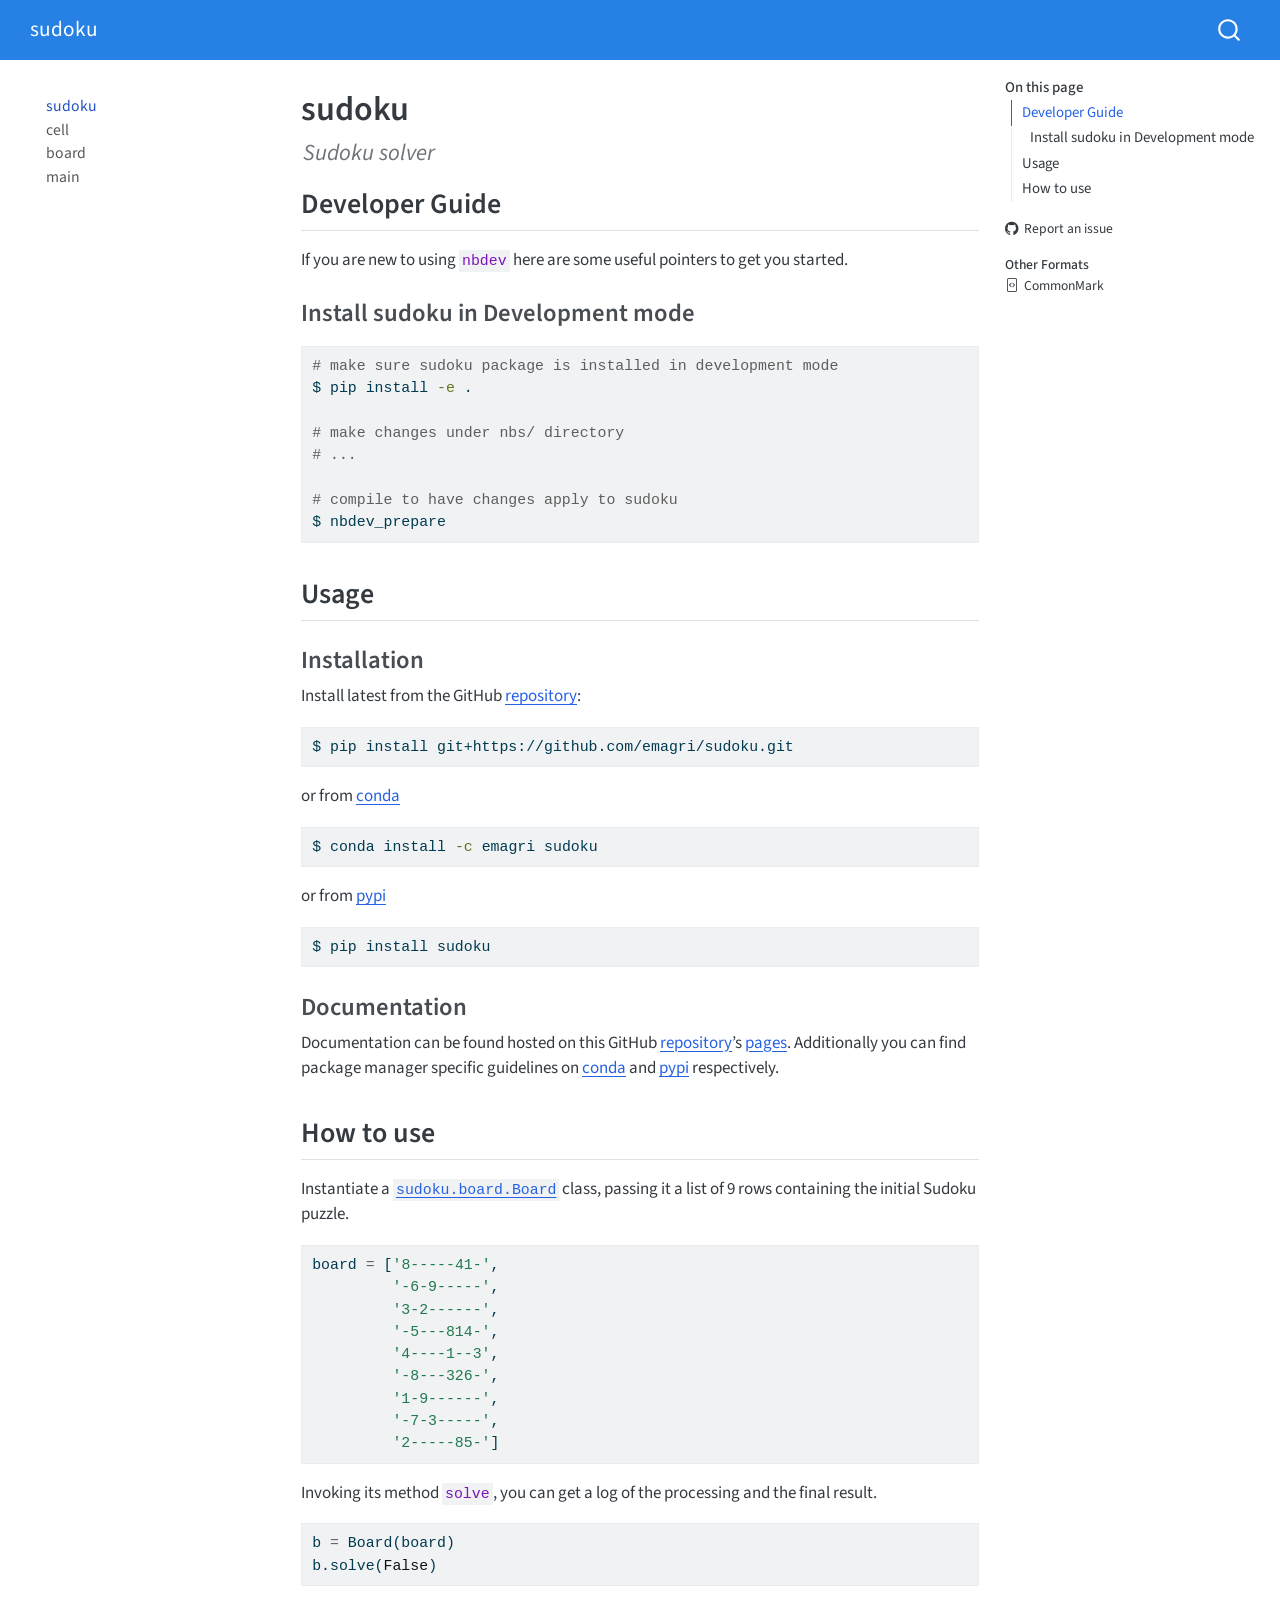
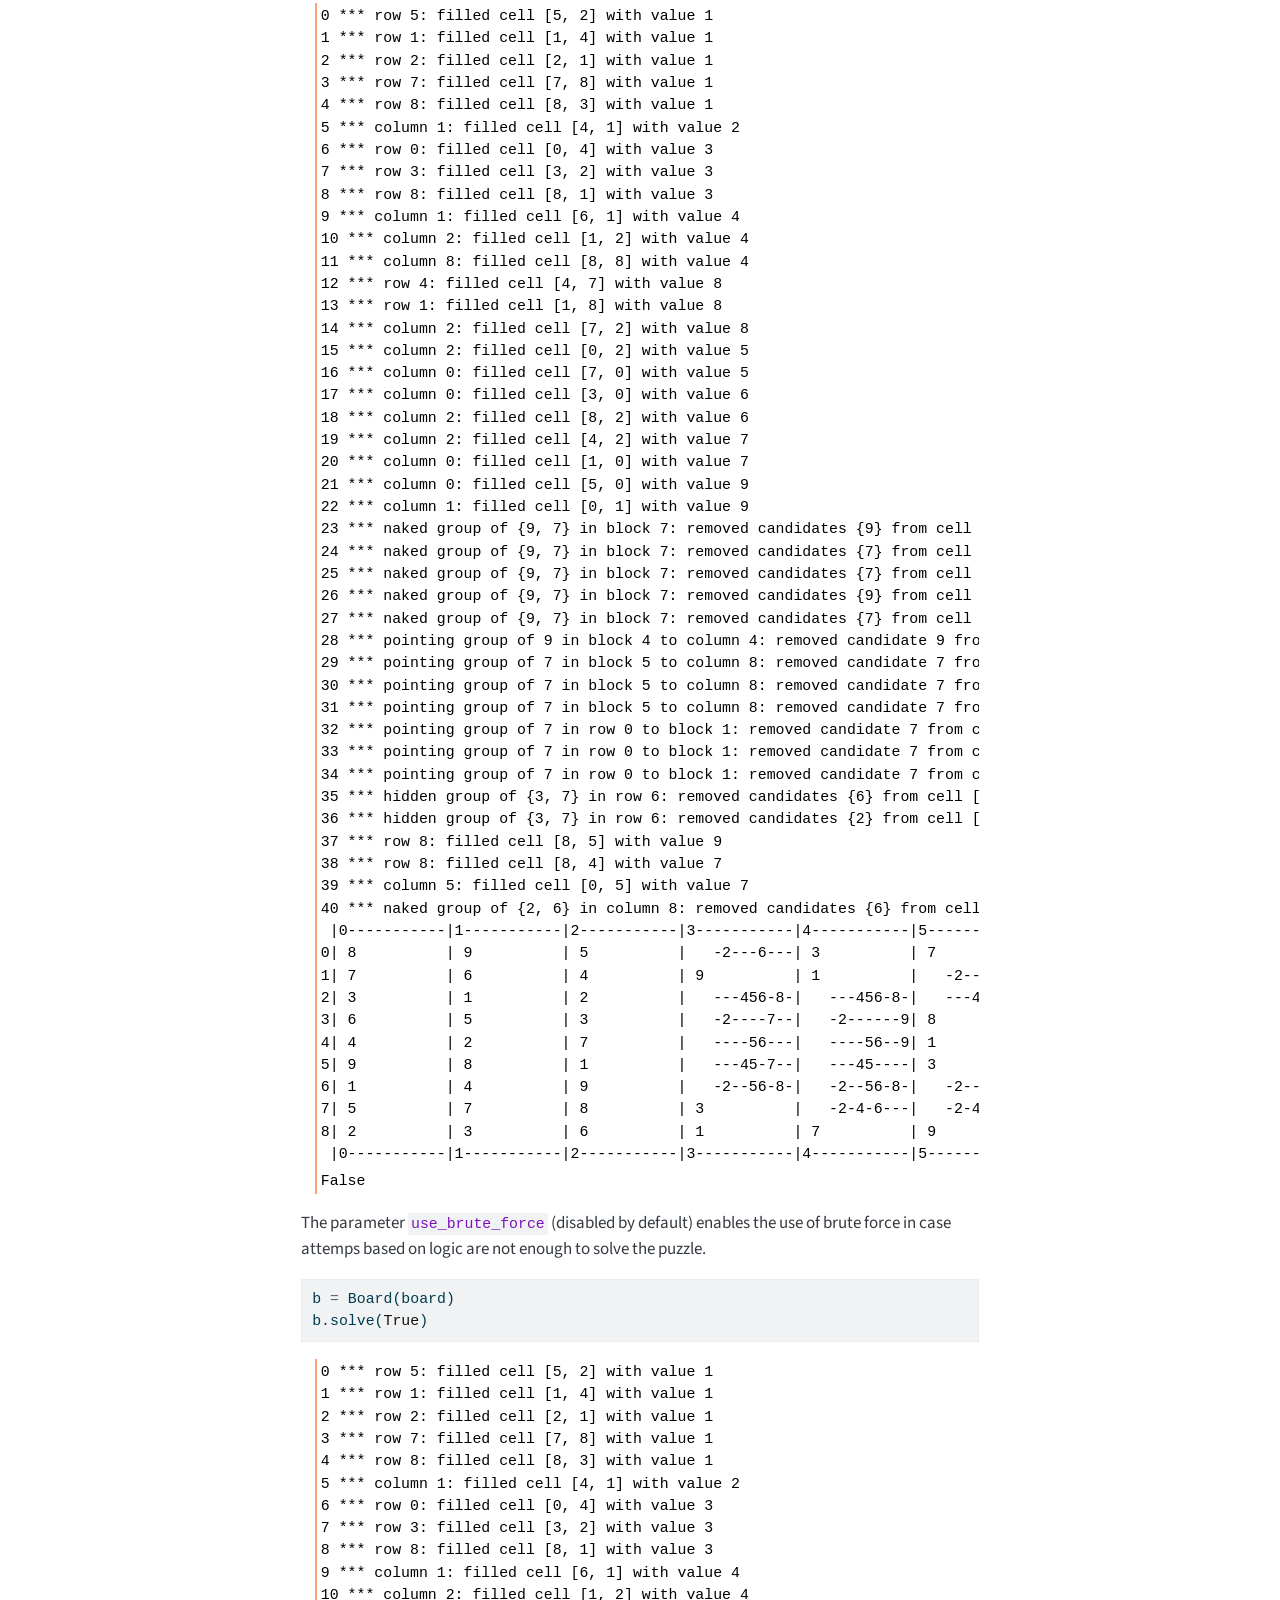
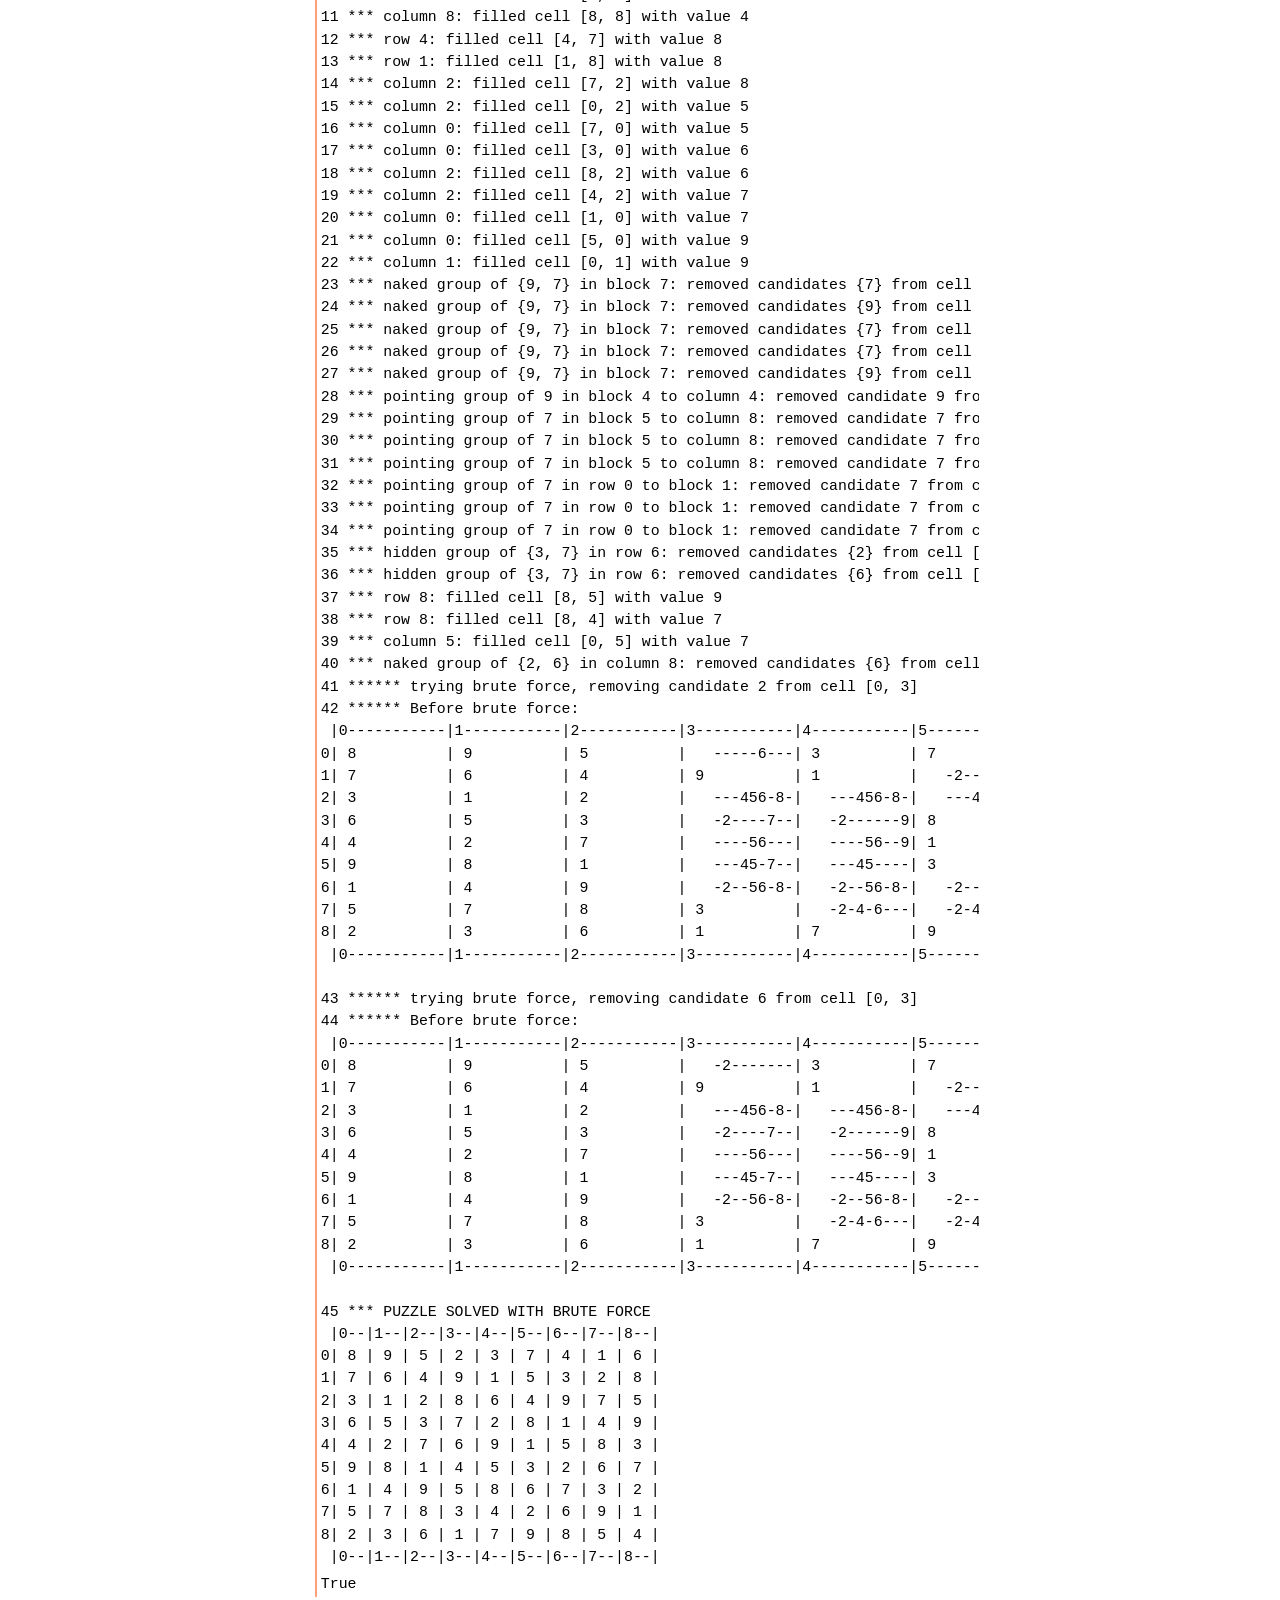
<file: _docs/index.html>
<!DOCTYPE html>
<html xmlns="http://www.w3.org/1999/xhtml" lang="en" xml:lang="en"><head>

<meta charset="utf-8">
<meta name="generator" content="quarto-1.8.26">

<meta name="viewport" content="width=device-width, initial-scale=1.0, user-scalable=yes">

<meta name="description" content="Sudoku solver">

<title>sudoku</title>
<style>
code{white-space: pre-wrap;}
span.smallcaps{font-variant: small-caps;}
div.columns{display: flex; gap: min(4vw, 1.5em);}
div.column{flex: auto; overflow-x: auto;}
div.hanging-indent{margin-left: 1.5em; text-indent: -1.5em;}
ul.task-list{list-style: none;}
ul.task-list li input[type="checkbox"] {
  width: 0.8em;
  margin: 0 0.8em 0.2em -1em; /* quarto-specific, see https://github.com/quarto-dev/quarto-cli/issues/4556 */ 
  vertical-align: middle;
}
/* CSS for syntax highlighting */
html { -webkit-text-size-adjust: 100%; }
pre > code.sourceCode { white-space: pre; position: relative; }
pre > code.sourceCode > span { display: inline-block; line-height: 1.25; }
pre > code.sourceCode > span:empty { height: 1.2em; }
.sourceCode { overflow: visible; }
code.sourceCode > span { color: inherit; text-decoration: inherit; }
div.sourceCode { margin: 1em 0; }
pre.sourceCode { margin: 0; }
@media screen {
div.sourceCode { overflow: auto; }
}
@media print {
pre > code.sourceCode { white-space: pre-wrap; }
pre > code.sourceCode > span { text-indent: -5em; padding-left: 5em; }
}
pre.numberSource code
  { counter-reset: source-line 0; }
pre.numberSource code > span
  { position: relative; left: -4em; counter-increment: source-line; }
pre.numberSource code > span > a:first-child::before
  { content: counter(source-line);
    position: relative; left: -1em; text-align: right; vertical-align: baseline;
    border: none; display: inline-block;
    -webkit-touch-callout: none; -webkit-user-select: none;
    -khtml-user-select: none; -moz-user-select: none;
    -ms-user-select: none; user-select: none;
    padding: 0 4px; width: 4em;
  }
pre.numberSource { margin-left: 3em;  padding-left: 4px; }
div.sourceCode
  {   }
@media screen {
pre > code.sourceCode > span > a:first-child::before { text-decoration: underline; }
}
</style>


<script src="site_libs/quarto-nav/quarto-nav.js"></script>
<script src="site_libs/quarto-nav/headroom.min.js"></script>
<script src="site_libs/clipboard/clipboard.min.js"></script>
<script src="site_libs/quarto-search/autocomplete.umd.js"></script>
<script src="site_libs/quarto-search/fuse.min.js"></script>
<script src="site_libs/quarto-search/quarto-search.js"></script>
<meta name="quarto:offset" content="./">
<script src="site_libs/quarto-html/quarto.js" type="module"></script>
<script src="site_libs/quarto-html/tabsets/tabsets.js" type="module"></script>
<script src="site_libs/quarto-html/axe/axe-check.js" type="module"></script>
<script src="site_libs/quarto-html/popper.min.js"></script>
<script src="site_libs/quarto-html/tippy.umd.min.js"></script>
<script src="site_libs/quarto-html/anchor.min.js"></script>
<link href="site_libs/quarto-html/tippy.css" rel="stylesheet">
<link href="site_libs/quarto-html/quarto-syntax-highlighting-587c61ba64f3a5504c4d52d930310e48.css" rel="stylesheet" id="quarto-text-highlighting-styles">
<script src="site_libs/bootstrap/bootstrap.min.js"></script>
<link href="site_libs/bootstrap/bootstrap-icons.css" rel="stylesheet">
<link href="site_libs/bootstrap/bootstrap-650a5e24be27cb1f182660b819f04696.min.css" rel="stylesheet" append-hash="true" id="quarto-bootstrap" data-mode="light">
<script id="quarto-search-options" type="application/json">{
  "location": "navbar",
  "copy-button": false,
  "collapse-after": 3,
  "panel-placement": "end",
  "type": "overlay",
  "limit": 50,
  "keyboard-shortcut": [
    "f",
    "/",
    "s"
  ],
  "show-item-context": false,
  "language": {
    "search-no-results-text": "No results",
    "search-matching-documents-text": "matching documents",
    "search-copy-link-title": "Copy link to search",
    "search-hide-matches-text": "Hide additional matches",
    "search-more-match-text": "more match in this document",
    "search-more-matches-text": "more matches in this document",
    "search-clear-button-title": "Clear",
    "search-text-placeholder": "",
    "search-detached-cancel-button-title": "Cancel",
    "search-submit-button-title": "Submit",
    "search-label": "Search"
  }
}</script>


<link rel="stylesheet" href="styles.css">
<meta property="og:title" content="sudoku">
<meta property="og:description" content="Sudoku solver">
<meta property="og:site_name" content="sudoku">
<meta name="twitter:title" content="sudoku">
<meta name="twitter:description" content="Sudoku solver">
<meta name="twitter:card" content="summary">
</head>

<body class="nav-sidebar floating nav-fixed quarto-light">

<div id="quarto-search-results"></div>
  <header id="quarto-header" class="headroom fixed-top">
    <nav class="navbar navbar-expand-lg " data-bs-theme="dark">
      <div class="navbar-container container-fluid">
      <div class="navbar-brand-container mx-auto">
    <a class="navbar-brand" href="./index.html">
    <span class="navbar-title">sudoku</span>
    </a>
  </div>
        <div class="quarto-navbar-tools tools-end">
</div>
          <div id="quarto-search" class="" title="Search"></div>
      </div> <!-- /container-fluid -->
    </nav>
  <nav class="quarto-secondary-nav">
    <div class="container-fluid d-flex">
      <button type="button" class="quarto-btn-toggle btn" data-bs-toggle="collapse" role="button" data-bs-target=".quarto-sidebar-collapse-item" aria-controls="quarto-sidebar" aria-expanded="false" aria-label="Toggle sidebar navigation" onclick="if (window.quartoToggleHeadroom) { window.quartoToggleHeadroom(); }">
        <i class="bi bi-layout-text-sidebar-reverse"></i>
      </button>
        <nav class="quarto-page-breadcrumbs" aria-label="breadcrumb"><ol class="breadcrumb"><li class="breadcrumb-item"><a href="./index.html">sudoku</a></li></ol></nav>
        <a class="flex-grow-1" role="navigation" data-bs-toggle="collapse" data-bs-target=".quarto-sidebar-collapse-item" aria-controls="quarto-sidebar" aria-expanded="false" aria-label="Toggle sidebar navigation" onclick="if (window.quartoToggleHeadroom) { window.quartoToggleHeadroom(); }">      
        </a>
    </div>
  </nav>
</header>
<!-- content -->
<div id="quarto-content" class="quarto-container page-columns page-rows-contents page-layout-article page-navbar">
<!-- sidebar -->
  <nav id="quarto-sidebar" class="sidebar collapse collapse-horizontal quarto-sidebar-collapse-item sidebar-navigation floating overflow-auto">
    <div class="sidebar-menu-container"> 
    <ul class="list-unstyled mt-1">
        <li class="sidebar-item">
  <div class="sidebar-item-container"> 
  <a href="./index.html" class="sidebar-item-text sidebar-link active">
 <span class="menu-text">sudoku</span></a>
  </div>
</li>
        <li class="sidebar-item">
  <div class="sidebar-item-container"> 
  <a href="./cell.html" class="sidebar-item-text sidebar-link">
 <span class="menu-text">cell</span></a>
  </div>
</li>
        <li class="sidebar-item">
  <div class="sidebar-item-container"> 
  <a href="./board.html" class="sidebar-item-text sidebar-link">
 <span class="menu-text">board</span></a>
  </div>
</li>
        <li class="sidebar-item">
  <div class="sidebar-item-container"> 
  <a href="./main.html" class="sidebar-item-text sidebar-link">
 <span class="menu-text">main</span></a>
  </div>
</li>
    </ul>
    </div>
</nav>
<div id="quarto-sidebar-glass" class="quarto-sidebar-collapse-item" data-bs-toggle="collapse" data-bs-target=".quarto-sidebar-collapse-item"></div>
<!-- margin-sidebar -->
    <div id="quarto-margin-sidebar" class="sidebar margin-sidebar">
        <nav id="TOC" role="doc-toc" class="toc-active">
    <h2 id="toc-title">On this page</h2>
   
  <ul>
  <li><a href="#developer-guide" id="toc-developer-guide" class="nav-link active" data-scroll-target="#developer-guide">Developer Guide</a>
  <ul class="collapse">
  <li><a href="#install-sudoku-in-development-mode" id="toc-install-sudoku-in-development-mode" class="nav-link" data-scroll-target="#install-sudoku-in-development-mode">Install sudoku in Development mode</a></li>
  </ul></li>
  <li><a href="#usage" id="toc-usage" class="nav-link" data-scroll-target="#usage">Usage</a>
  <ul class="collapse">
  <li><a href="#installation" id="toc-installation" class="nav-link" data-scroll-target="#installation">Installation</a></li>
  <li><a href="#documentation" id="toc-documentation" class="nav-link" data-scroll-target="#documentation">Documentation</a></li>
  </ul></li>
  <li><a href="#how-to-use" id="toc-how-to-use" class="nav-link" data-scroll-target="#how-to-use">How to use</a></li>
  </ul>
<div class="toc-actions"><ul><li><a href="https://github.com/emagri/sudoku/issues/new" class="toc-action"><i class="bi bi-github"></i>Report an issue</a></li></ul></div><div class="quarto-alternate-formats"><h2>Other Formats</h2><ul><li><a href="index.html.md"><i class="bi bi-file-code"></i>CommonMark</a></li></ul></div></nav>
    </div>
<!-- main -->
<main class="content" id="quarto-document-content">

<header id="title-block-header" class="quarto-title-block default">
<div class="quarto-title">
<h1 class="title">sudoku</h1>
</div>

<div>
  <div class="description">
    Sudoku solver
  </div>
</div>


<div class="quarto-title-meta">

    
  
    
  </div>
  


</header>


<!-- WARNING: THIS FILE WAS AUTOGENERATED! DO NOT EDIT! -->
<section id="developer-guide" class="level2">
<h2 class="anchored" data-anchor-id="developer-guide">Developer Guide</h2>
<p>If you are new to using <code>nbdev</code> here are some useful pointers to get you started.</p>
<section id="install-sudoku-in-development-mode" class="level3">
<h3 class="anchored" data-anchor-id="install-sudoku-in-development-mode">Install sudoku in Development mode</h3>
<div class="code-copy-outer-scaffold"><div class="sourceCode" id="cb1"><pre class="sourceCode sh code-with-copy"><code class="sourceCode bash"><span id="cb1-1"><a href="#cb1-1" aria-hidden="true" tabindex="-1"></a><span class="co"># make sure sudoku package is installed in development mode</span></span>
<span id="cb1-2"><a href="#cb1-2" aria-hidden="true" tabindex="-1"></a><span class="ex">$</span> pip install <span class="at">-e</span> .</span>
<span id="cb1-3"><a href="#cb1-3" aria-hidden="true" tabindex="-1"></a></span>
<span id="cb1-4"><a href="#cb1-4" aria-hidden="true" tabindex="-1"></a><span class="co"># make changes under nbs/ directory</span></span>
<span id="cb1-5"><a href="#cb1-5" aria-hidden="true" tabindex="-1"></a><span class="co"># ...</span></span>
<span id="cb1-6"><a href="#cb1-6" aria-hidden="true" tabindex="-1"></a></span>
<span id="cb1-7"><a href="#cb1-7" aria-hidden="true" tabindex="-1"></a><span class="co"># compile to have changes apply to sudoku</span></span>
<span id="cb1-8"><a href="#cb1-8" aria-hidden="true" tabindex="-1"></a><span class="ex">$</span> nbdev_prepare</span></code></pre></div><button title="Copy to Clipboard" class="code-copy-button"><i class="bi"></i></button></div>
</section>
</section>
<section id="usage" class="level2">
<h2 class="anchored" data-anchor-id="usage">Usage</h2>
<section id="installation" class="level3">
<h3 class="anchored" data-anchor-id="installation">Installation</h3>
<p>Install latest from the GitHub <a href="https://github.com/emagri/sudoku">repository</a>:</p>
<div class="code-copy-outer-scaffold"><div class="sourceCode" id="cb2"><pre class="sourceCode sh code-with-copy"><code class="sourceCode bash"><span id="cb2-1"><a href="#cb2-1" aria-hidden="true" tabindex="-1"></a><span class="ex">$</span> pip install git+https://github.com/emagri/sudoku.git</span></code></pre></div><button title="Copy to Clipboard" class="code-copy-button"><i class="bi"></i></button></div>
<p>or from <a href="https://anaconda.org/emagri/sudoku">conda</a></p>
<div class="code-copy-outer-scaffold"><div class="sourceCode" id="cb3"><pre class="sourceCode sh code-with-copy"><code class="sourceCode bash"><span id="cb3-1"><a href="#cb3-1" aria-hidden="true" tabindex="-1"></a><span class="ex">$</span> conda install <span class="at">-c</span> emagri sudoku</span></code></pre></div><button title="Copy to Clipboard" class="code-copy-button"><i class="bi"></i></button></div>
<p>or from <a href="https://pypi.org/project/sudoku/">pypi</a></p>
<div class="code-copy-outer-scaffold"><div class="sourceCode" id="cb4"><pre class="sourceCode sh code-with-copy"><code class="sourceCode bash"><span id="cb4-1"><a href="#cb4-1" aria-hidden="true" tabindex="-1"></a><span class="ex">$</span> pip install sudoku</span></code></pre></div><button title="Copy to Clipboard" class="code-copy-button"><i class="bi"></i></button></div>
</section>
<section id="documentation" class="level3">
<h3 class="anchored" data-anchor-id="documentation">Documentation</h3>
<p>Documentation can be found hosted on this GitHub <a href="https://github.com/emagri/sudoku">repository</a>’s <a href="https://emagri.github.io/sudoku/">pages</a>. Additionally you can find package manager specific guidelines on <a href="https://anaconda.org/emagri/sudoku">conda</a> and <a href="https://pypi.org/project/sudoku/">pypi</a> respectively.</p>
</section>
</section>
<section id="how-to-use" class="level2">
<h2 class="anchored" data-anchor-id="how-to-use">How to use</h2>
<p>Instantiate a <a href="https://emagri.github.io/sudoku/board.html#board"><code>sudoku.board.Board</code></a> class, passing it a list of 9 rows containing the initial Sudoku puzzle.</p>
<div id="cell-13" class="cell">
<div class="code-copy-outer-scaffold"><div class="sourceCode cell-code" id="cb5"><pre class="sourceCode python code-with-copy"><code class="sourceCode python"><span id="cb5-1"><a href="#cb5-1" aria-hidden="true" tabindex="-1"></a>board <span class="op">=</span> [<span class="st">'8-----41-'</span>, </span>
<span id="cb5-2"><a href="#cb5-2" aria-hidden="true" tabindex="-1"></a>         <span class="st">'-6-9-----'</span>, </span>
<span id="cb5-3"><a href="#cb5-3" aria-hidden="true" tabindex="-1"></a>         <span class="st">'3-2------'</span>, </span>
<span id="cb5-4"><a href="#cb5-4" aria-hidden="true" tabindex="-1"></a>         <span class="st">'-5---814-'</span>, </span>
<span id="cb5-5"><a href="#cb5-5" aria-hidden="true" tabindex="-1"></a>         <span class="st">'4----1--3'</span>, </span>
<span id="cb5-6"><a href="#cb5-6" aria-hidden="true" tabindex="-1"></a>         <span class="st">'-8---326-'</span>, </span>
<span id="cb5-7"><a href="#cb5-7" aria-hidden="true" tabindex="-1"></a>         <span class="st">'1-9------'</span>, </span>
<span id="cb5-8"><a href="#cb5-8" aria-hidden="true" tabindex="-1"></a>         <span class="st">'-7-3-----'</span>, </span>
<span id="cb5-9"><a href="#cb5-9" aria-hidden="true" tabindex="-1"></a>         <span class="st">'2-----85-'</span>]</span></code></pre></div><button title="Copy to Clipboard" class="code-copy-button"><i class="bi"></i></button></div>
</div>
<p>Invoking its method <code>solve</code>, you can get a log of the processing and the final result.</p>
<div id="cell-15" class="cell">
<div class="code-copy-outer-scaffold"><div class="sourceCode cell-code" id="cb6"><pre class="sourceCode python code-with-copy"><code class="sourceCode python"><span id="cb6-1"><a href="#cb6-1" aria-hidden="true" tabindex="-1"></a>b <span class="op">=</span> Board(board)</span>
<span id="cb6-2"><a href="#cb6-2" aria-hidden="true" tabindex="-1"></a>b.solve(<span class="va">False</span>)</span></code></pre></div><button title="Copy to Clipboard" class="code-copy-button"><i class="bi"></i></button></div>
<div class="cell-output cell-output-stdout">
<pre><code>0 *** row 5: filled cell [5, 2] with value 1
1 *** row 1: filled cell [1, 4] with value 1
2 *** row 2: filled cell [2, 1] with value 1
3 *** row 7: filled cell [7, 8] with value 1
4 *** row 8: filled cell [8, 3] with value 1
5 *** column 1: filled cell [4, 1] with value 2
6 *** row 0: filled cell [0, 4] with value 3
7 *** row 3: filled cell [3, 2] with value 3
8 *** row 8: filled cell [8, 1] with value 3
9 *** column 1: filled cell [6, 1] with value 4
10 *** column 2: filled cell [1, 2] with value 4
11 *** column 8: filled cell [8, 8] with value 4
12 *** row 4: filled cell [4, 7] with value 8
13 *** row 1: filled cell [1, 8] with value 8
14 *** column 2: filled cell [7, 2] with value 8
15 *** column 2: filled cell [0, 2] with value 5
16 *** column 0: filled cell [7, 0] with value 5
17 *** column 0: filled cell [3, 0] with value 6
18 *** column 2: filled cell [8, 2] with value 6
19 *** column 2: filled cell [4, 2] with value 7
20 *** column 0: filled cell [1, 0] with value 7
21 *** column 0: filled cell [5, 0] with value 9
22 *** column 1: filled cell [0, 1] with value 9
23 *** naked group of {9, 7} in block 7: removed candidates {9} from cell [7, 5]
24 *** naked group of {9, 7} in block 7: removed candidates {7} from cell [6, 5]
25 *** naked group of {9, 7} in block 7: removed candidates {7} from cell [6, 3]
26 *** naked group of {9, 7} in block 7: removed candidates {9} from cell [7, 4]
27 *** naked group of {9, 7} in block 7: removed candidates {7} from cell [6, 4]
28 *** pointing group of 9 in block 4 to column 4: removed candidate 9 from cell [8, 4]
29 *** pointing group of 7 in block 5 to column 8: removed candidate 7 from cell [0, 8]
30 *** pointing group of 7 in block 5 to column 8: removed candidate 7 from cell [2, 8]
31 *** pointing group of 7 in block 5 to column 8: removed candidate 7 from cell [6, 8]
32 *** pointing group of 7 in row 0 to block 1: removed candidate 7 from cell [2, 4]
33 *** pointing group of 7 in row 0 to block 1: removed candidate 7 from cell [2, 5]
34 *** pointing group of 7 in row 0 to block 1: removed candidate 7 from cell [2, 3]
35 *** hidden group of {3, 7} in row 6: removed candidates {6} from cell [6, 6]
36 *** hidden group of {3, 7} in row 6: removed candidates {2} from cell [6, 7]
37 *** row 8: filled cell [8, 5] with value 9
38 *** row 8: filled cell [8, 4] with value 7
39 *** column 5: filled cell [0, 5] with value 7
40 *** naked group of {2, 6} in column 8: removed candidates {6} from cell [2, 8]
 |0-----------|1-----------|2-----------|3-----------|4-----------|5-----------|6-----------|7-----------|8-----------|
0| 8          | 9          | 5          |   -2---6---| 3          | 7          | 4          | 1          |   -2---6---|
1| 7          | 6          | 4          | 9          | 1          |   -2--5----|   --3-5----|   -23------| 8          |
2| 3          | 1          | 2          |   ---456-8-|   ---456-8-|   ---456---|   ----567-9|   ------7-9|   ----5---9|
3| 6          | 5          | 3          |   -2----7--|   -2------9| 8          | 1          | 4          |   ------7-9|
4| 4          | 2          | 7          |   ----56---|   ----56--9| 1          |   ----5---9| 8          | 3          |
5| 9          | 8          | 1          |   ---45-7--|   ---45----| 3          | 2          | 6          |   ----5-7--|
6| 1          | 4          | 9          |   -2--56-8-|   -2--56-8-|   -2--56---|   --3---7--|   --3---7--|   -2---6---|
7| 5          | 7          | 8          | 3          |   -2-4-6---|   -2-4-6---|   -----6--9|   -2------9| 1          |
8| 2          | 3          | 6          | 1          | 7          | 9          | 8          | 5          | 4          |
 |0-----------|1-----------|2-----------|3-----------|4-----------|5-----------|6-----------|7-----------|8-----------|
</code></pre>
</div>
<div class="cell-output cell-output-display">
<pre><code>False</code></pre>
</div>
</div>
<p>The parameter <code>use_brute_force</code> (disabled by default) enables the use of brute force in case attemps based on logic are not enough to solve the puzzle.</p>
<div id="cell-17" class="cell">
<div class="code-copy-outer-scaffold"><div class="sourceCode cell-code" id="cb9"><pre class="sourceCode python code-with-copy"><code class="sourceCode python"><span id="cb9-1"><a href="#cb9-1" aria-hidden="true" tabindex="-1"></a>b <span class="op">=</span> Board(board)</span>
<span id="cb9-2"><a href="#cb9-2" aria-hidden="true" tabindex="-1"></a>b.solve(<span class="va">True</span>)</span></code></pre></div><button title="Copy to Clipboard" class="code-copy-button"><i class="bi"></i></button></div>
<div class="cell-output cell-output-stdout">
<pre><code>0 *** row 5: filled cell [5, 2] with value 1
1 *** row 1: filled cell [1, 4] with value 1
2 *** row 2: filled cell [2, 1] with value 1
3 *** row 7: filled cell [7, 8] with value 1
4 *** row 8: filled cell [8, 3] with value 1
5 *** column 1: filled cell [4, 1] with value 2
6 *** row 0: filled cell [0, 4] with value 3
7 *** row 3: filled cell [3, 2] with value 3
8 *** row 8: filled cell [8, 1] with value 3
9 *** column 1: filled cell [6, 1] with value 4
10 *** column 2: filled cell [1, 2] with value 4
11 *** column 8: filled cell [8, 8] with value 4
12 *** row 4: filled cell [4, 7] with value 8
13 *** row 1: filled cell [1, 8] with value 8
14 *** column 2: filled cell [7, 2] with value 8
15 *** column 2: filled cell [0, 2] with value 5
16 *** column 0: filled cell [7, 0] with value 5
17 *** column 0: filled cell [3, 0] with value 6
18 *** column 2: filled cell [8, 2] with value 6
19 *** column 2: filled cell [4, 2] with value 7
20 *** column 0: filled cell [1, 0] with value 7
21 *** column 0: filled cell [5, 0] with value 9
22 *** column 1: filled cell [0, 1] with value 9
23 *** naked group of {9, 7} in block 7: removed candidates {7} from cell [6, 3]
24 *** naked group of {9, 7} in block 7: removed candidates {9} from cell [7, 5]
25 *** naked group of {9, 7} in block 7: removed candidates {7} from cell [6, 4]
26 *** naked group of {9, 7} in block 7: removed candidates {7} from cell [6, 5]
27 *** naked group of {9, 7} in block 7: removed candidates {9} from cell [7, 4]
28 *** pointing group of 9 in block 4 to column 4: removed candidate 9 from cell [8, 4]
29 *** pointing group of 7 in block 5 to column 8: removed candidate 7 from cell [0, 8]
30 *** pointing group of 7 in block 5 to column 8: removed candidate 7 from cell [6, 8]
31 *** pointing group of 7 in block 5 to column 8: removed candidate 7 from cell [2, 8]
32 *** pointing group of 7 in row 0 to block 1: removed candidate 7 from cell [2, 3]
33 *** pointing group of 7 in row 0 to block 1: removed candidate 7 from cell [2, 5]
34 *** pointing group of 7 in row 0 to block 1: removed candidate 7 from cell [2, 4]
35 *** hidden group of {3, 7} in row 6: removed candidates {2} from cell [6, 7]
36 *** hidden group of {3, 7} in row 6: removed candidates {6} from cell [6, 6]
37 *** row 8: filled cell [8, 5] with value 9
38 *** row 8: filled cell [8, 4] with value 7
39 *** column 5: filled cell [0, 5] with value 7
40 *** naked group of {2, 6} in column 8: removed candidates {6} from cell [2, 8]
41 ****** trying brute force, removing candidate 2 from cell [0, 3]
42 ****** Before brute force:
 |0-----------|1-----------|2-----------|3-----------|4-----------|5-----------|6-----------|7-----------|8-----------|
0| 8          | 9          | 5          |   -----6---| 3          | 7          | 4          | 1          |   -2---6---|
1| 7          | 6          | 4          | 9          | 1          |   -2--5----|   --3-5----|   -23------| 8          |
2| 3          | 1          | 2          |   ---456-8-|   ---456-8-|   ---456---|   ----567-9|   ------7-9|   ----5---9|
3| 6          | 5          | 3          |   -2----7--|   -2------9| 8          | 1          | 4          |   ------7-9|
4| 4          | 2          | 7          |   ----56---|   ----56--9| 1          |   ----5---9| 8          | 3          |
5| 9          | 8          | 1          |   ---45-7--|   ---45----| 3          | 2          | 6          |   ----5-7--|
6| 1          | 4          | 9          |   -2--56-8-|   -2--56-8-|   -2--56---|   --3---7--|   --3---7--|   -2---6---|
7| 5          | 7          | 8          | 3          |   -2-4-6---|   -2-4-6---|   -----6--9|   -2------9| 1          |
8| 2          | 3          | 6          | 1          | 7          | 9          | 8          | 5          | 4          |
 |0-----------|1-----------|2-----------|3-----------|4-----------|5-----------|6-----------|7-----------|8-----------|

43 ****** trying brute force, removing candidate 6 from cell [0, 3]
44 ****** Before brute force:
 |0-----------|1-----------|2-----------|3-----------|4-----------|5-----------|6-----------|7-----------|8-----------|
0| 8          | 9          | 5          |   -2-------| 3          | 7          | 4          | 1          |   -2---6---|
1| 7          | 6          | 4          | 9          | 1          |   -2--5----|   --3-5----|   -23------| 8          |
2| 3          | 1          | 2          |   ---456-8-|   ---456-8-|   ---456---|   ----567-9|   ------7-9|   ----5---9|
3| 6          | 5          | 3          |   -2----7--|   -2------9| 8          | 1          | 4          |   ------7-9|
4| 4          | 2          | 7          |   ----56---|   ----56--9| 1          |   ----5---9| 8          | 3          |
5| 9          | 8          | 1          |   ---45-7--|   ---45----| 3          | 2          | 6          |   ----5-7--|
6| 1          | 4          | 9          |   -2--56-8-|   -2--56-8-|   -2--56---|   --3---7--|   --3---7--|   -2---6---|
7| 5          | 7          | 8          | 3          |   -2-4-6---|   -2-4-6---|   -----6--9|   -2------9| 1          |
8| 2          | 3          | 6          | 1          | 7          | 9          | 8          | 5          | 4          |
 |0-----------|1-----------|2-----------|3-----------|4-----------|5-----------|6-----------|7-----------|8-----------|

45 *** PUZZLE SOLVED WITH BRUTE FORCE
 |0--|1--|2--|3--|4--|5--|6--|7--|8--|
0| 8 | 9 | 5 | 2 | 3 | 7 | 4 | 1 | 6 |
1| 7 | 6 | 4 | 9 | 1 | 5 | 3 | 2 | 8 |
2| 3 | 1 | 2 | 8 | 6 | 4 | 9 | 7 | 5 |
3| 6 | 5 | 3 | 7 | 2 | 8 | 1 | 4 | 9 |
4| 4 | 2 | 7 | 6 | 9 | 1 | 5 | 8 | 3 |
5| 9 | 8 | 1 | 4 | 5 | 3 | 2 | 6 | 7 |
6| 1 | 4 | 9 | 5 | 8 | 6 | 7 | 3 | 2 |
7| 5 | 7 | 8 | 3 | 4 | 2 | 6 | 9 | 1 |
8| 2 | 3 | 6 | 1 | 7 | 9 | 8 | 5 | 4 |
 |0--|1--|2--|3--|4--|5--|6--|7--|8--|
</code></pre>
</div>
<div class="cell-output cell-output-display">
<pre><code>True</code></pre>
</div>
</div>


</section>

</main> <!-- /main -->
<script id="quarto-html-after-body" type="application/javascript">
  window.document.addEventListener("DOMContentLoaded", function (event) {
    const icon = "";
    const anchorJS = new window.AnchorJS();
    anchorJS.options = {
      placement: 'right',
      icon: icon
    };
    anchorJS.add('.anchored');
    const isCodeAnnotation = (el) => {
      for (const clz of el.classList) {
        if (clz.startsWith('code-annotation-')) {                     
          return true;
        }
      }
      return false;
    }
    const onCopySuccess = function(e) {
      // button target
      const button = e.trigger;
      // don't keep focus
      button.blur();
      // flash "checked"
      button.classList.add('code-copy-button-checked');
      var currentTitle = button.getAttribute("title");
      button.setAttribute("title", "Copied!");
      let tooltip;
      if (window.bootstrap) {
        button.setAttribute("data-bs-toggle", "tooltip");
        button.setAttribute("data-bs-placement", "left");
        button.setAttribute("data-bs-title", "Copied!");
        tooltip = new bootstrap.Tooltip(button, 
          { trigger: "manual", 
            customClass: "code-copy-button-tooltip",
            offset: [0, -8]});
        tooltip.show();    
      }
      setTimeout(function() {
        if (tooltip) {
          tooltip.hide();
          button.removeAttribute("data-bs-title");
          button.removeAttribute("data-bs-toggle");
          button.removeAttribute("data-bs-placement");
        }
        button.setAttribute("title", currentTitle);
        button.classList.remove('code-copy-button-checked');
      }, 1000);
      // clear code selection
      e.clearSelection();
    }
    const getTextToCopy = function(trigger) {
      const outerScaffold = trigger.parentElement.cloneNode(true);
      const codeEl = outerScaffold.querySelector('code');
      for (const childEl of codeEl.children) {
        if (isCodeAnnotation(childEl)) {
          childEl.remove();
        }
      }
      return codeEl.innerText;
    }
    const clipboard = new window.ClipboardJS('.code-copy-button:not([data-in-quarto-modal])', {
      text: getTextToCopy
    });
    clipboard.on('success', onCopySuccess);
    if (window.document.getElementById('quarto-embedded-source-code-modal')) {
      const clipboardModal = new window.ClipboardJS('.code-copy-button[data-in-quarto-modal]', {
        text: getTextToCopy,
        container: window.document.getElementById('quarto-embedded-source-code-modal')
      });
      clipboardModal.on('success', onCopySuccess);
    }
      var localhostRegex = new RegExp(/^(?:http|https):\/\/localhost\:?[0-9]*\//);
      var mailtoRegex = new RegExp(/^mailto:/);
        var filterRegex = new RegExp("https:\/\/emagri\.github\.io\/sudoku");
      var isInternal = (href) => {
          return filterRegex.test(href) || localhostRegex.test(href) || mailtoRegex.test(href);
      }
      // Inspect non-navigation links and adorn them if external
     var links = window.document.querySelectorAll('a[href]:not(.nav-link):not(.navbar-brand):not(.toc-action):not(.sidebar-link):not(.sidebar-item-toggle):not(.pagination-link):not(.no-external):not([aria-hidden]):not(.dropdown-item):not(.quarto-navigation-tool):not(.about-link)');
      for (var i=0; i<links.length; i++) {
        const link = links[i];
        if (!isInternal(link.href)) {
          // undo the damage that might have been done by quarto-nav.js in the case of
          // links that we want to consider external
          if (link.dataset.originalHref !== undefined) {
            link.href = link.dataset.originalHref;
          }
        }
      }
    function tippyHover(el, contentFn, onTriggerFn, onUntriggerFn) {
      const config = {
        allowHTML: true,
        maxWidth: 500,
        delay: 100,
        arrow: false,
        appendTo: function(el) {
            return el.parentElement;
        },
        interactive: true,
        interactiveBorder: 10,
        theme: 'quarto',
        placement: 'bottom-start',
      };
      if (contentFn) {
        config.content = contentFn;
      }
      if (onTriggerFn) {
        config.onTrigger = onTriggerFn;
      }
      if (onUntriggerFn) {
        config.onUntrigger = onUntriggerFn;
      }
      window.tippy(el, config); 
    }
    const noterefs = window.document.querySelectorAll('a[role="doc-noteref"]');
    for (var i=0; i<noterefs.length; i++) {
      const ref = noterefs[i];
      tippyHover(ref, function() {
        // use id or data attribute instead here
        let href = ref.getAttribute('data-footnote-href') || ref.getAttribute('href');
        try { href = new URL(href).hash; } catch {}
        const id = href.replace(/^#\/?/, "");
        const note = window.document.getElementById(id);
        if (note) {
          return note.innerHTML;
        } else {
          return "";
        }
      });
    }
    const xrefs = window.document.querySelectorAll('a.quarto-xref');
    const processXRef = (id, note) => {
      // Strip column container classes
      const stripColumnClz = (el) => {
        el.classList.remove("page-full", "page-columns");
        if (el.children) {
          for (const child of el.children) {
            stripColumnClz(child);
          }
        }
      }
      stripColumnClz(note)
      if (id === null || id.startsWith('sec-')) {
        // Special case sections, only their first couple elements
        const container = document.createElement("div");
        if (note.children && note.children.length > 2) {
          container.appendChild(note.children[0].cloneNode(true));
          for (let i = 1; i < note.children.length; i++) {
            const child = note.children[i];
            if (child.tagName === "P" && child.innerText === "") {
              continue;
            } else {
              container.appendChild(child.cloneNode(true));
              break;
            }
          }
          if (window.Quarto?.typesetMath) {
            window.Quarto.typesetMath(container);
          }
          return container.innerHTML
        } else {
          if (window.Quarto?.typesetMath) {
            window.Quarto.typesetMath(note);
          }
          return note.innerHTML;
        }
      } else {
        // Remove any anchor links if they are present
        const anchorLink = note.querySelector('a.anchorjs-link');
        if (anchorLink) {
          anchorLink.remove();
        }
        if (window.Quarto?.typesetMath) {
          window.Quarto.typesetMath(note);
        }
        if (note.classList.contains("callout")) {
          return note.outerHTML;
        } else {
          return note.innerHTML;
        }
      }
    }
    for (var i=0; i<xrefs.length; i++) {
      const xref = xrefs[i];
      tippyHover(xref, undefined, function(instance) {
        instance.disable();
        let url = xref.getAttribute('href');
        let hash = undefined; 
        if (url.startsWith('#')) {
          hash = url;
        } else {
          try { hash = new URL(url).hash; } catch {}
        }
        if (hash) {
          const id = hash.replace(/^#\/?/, "");
          const note = window.document.getElementById(id);
          if (note !== null) {
            try {
              const html = processXRef(id, note.cloneNode(true));
              instance.setContent(html);
            } finally {
              instance.enable();
              instance.show();
            }
          } else {
            // See if we can fetch this
            fetch(url.split('#')[0])
            .then(res => res.text())
            .then(html => {
              const parser = new DOMParser();
              const htmlDoc = parser.parseFromString(html, "text/html");
              const note = htmlDoc.getElementById(id);
              if (note !== null) {
                const html = processXRef(id, note);
                instance.setContent(html);
              } 
            }).finally(() => {
              instance.enable();
              instance.show();
            });
          }
        } else {
          // See if we can fetch a full url (with no hash to target)
          // This is a special case and we should probably do some content thinning / targeting
          fetch(url)
          .then(res => res.text())
          .then(html => {
            const parser = new DOMParser();
            const htmlDoc = parser.parseFromString(html, "text/html");
            const note = htmlDoc.querySelector('main.content');
            if (note !== null) {
              // This should only happen for chapter cross references
              // (since there is no id in the URL)
              // remove the first header
              if (note.children.length > 0 && note.children[0].tagName === "HEADER") {
                note.children[0].remove();
              }
              const html = processXRef(null, note);
              instance.setContent(html);
            } 
          }).finally(() => {
            instance.enable();
            instance.show();
          });
        }
      }, function(instance) {
      });
    }
        let selectedAnnoteEl;
        const selectorForAnnotation = ( cell, annotation) => {
          let cellAttr = 'data-code-cell="' + cell + '"';
          let lineAttr = 'data-code-annotation="' +  annotation + '"';
          const selector = 'span[' + cellAttr + '][' + lineAttr + ']';
          return selector;
        }
        const selectCodeLines = (annoteEl) => {
          const doc = window.document;
          const targetCell = annoteEl.getAttribute("data-target-cell");
          const targetAnnotation = annoteEl.getAttribute("data-target-annotation");
          const annoteSpan = window.document.querySelector(selectorForAnnotation(targetCell, targetAnnotation));
          const lines = annoteSpan.getAttribute("data-code-lines").split(",");
          const lineIds = lines.map((line) => {
            return targetCell + "-" + line;
          })
          let top = null;
          let height = null;
          let parent = null;
          if (lineIds.length > 0) {
              //compute the position of the single el (top and bottom and make a div)
              const el = window.document.getElementById(lineIds[0]);
              top = el.offsetTop;
              height = el.offsetHeight;
              parent = el.parentElement.parentElement;
            if (lineIds.length > 1) {
              const lastEl = window.document.getElementById(lineIds[lineIds.length - 1]);
              const bottom = lastEl.offsetTop + lastEl.offsetHeight;
              height = bottom - top;
            }
            if (top !== null && height !== null && parent !== null) {
              // cook up a div (if necessary) and position it 
              let div = window.document.getElementById("code-annotation-line-highlight");
              if (div === null) {
                div = window.document.createElement("div");
                div.setAttribute("id", "code-annotation-line-highlight");
                div.style.position = 'absolute';
                parent.appendChild(div);
              }
              div.style.top = top - 2 + "px";
              div.style.height = height + 4 + "px";
              div.style.left = 0;
              let gutterDiv = window.document.getElementById("code-annotation-line-highlight-gutter");
              if (gutterDiv === null) {
                gutterDiv = window.document.createElement("div");
                gutterDiv.setAttribute("id", "code-annotation-line-highlight-gutter");
                gutterDiv.style.position = 'absolute';
                const codeCell = window.document.getElementById(targetCell);
                const gutter = codeCell.querySelector('.code-annotation-gutter');
                gutter.appendChild(gutterDiv);
              }
              gutterDiv.style.top = top - 2 + "px";
              gutterDiv.style.height = height + 4 + "px";
            }
            selectedAnnoteEl = annoteEl;
          }
        };
        const unselectCodeLines = () => {
          const elementsIds = ["code-annotation-line-highlight", "code-annotation-line-highlight-gutter"];
          elementsIds.forEach((elId) => {
            const div = window.document.getElementById(elId);
            if (div) {
              div.remove();
            }
          });
          selectedAnnoteEl = undefined;
        };
          // Handle positioning of the toggle
      window.addEventListener(
        "resize",
        throttle(() => {
          elRect = undefined;
          if (selectedAnnoteEl) {
            selectCodeLines(selectedAnnoteEl);
          }
        }, 10)
      );
      function throttle(fn, ms) {
      let throttle = false;
      let timer;
        return (...args) => {
          if(!throttle) { // first call gets through
              fn.apply(this, args);
              throttle = true;
          } else { // all the others get throttled
              if(timer) clearTimeout(timer); // cancel #2
              timer = setTimeout(() => {
                fn.apply(this, args);
                timer = throttle = false;
              }, ms);
          }
        };
      }
        // Attach click handler to the DT
        const annoteDls = window.document.querySelectorAll('dt[data-target-cell]');
        for (const annoteDlNode of annoteDls) {
          annoteDlNode.addEventListener('click', (event) => {
            const clickedEl = event.target;
            if (clickedEl !== selectedAnnoteEl) {
              unselectCodeLines();
              const activeEl = window.document.querySelector('dt[data-target-cell].code-annotation-active');
              if (activeEl) {
                activeEl.classList.remove('code-annotation-active');
              }
              selectCodeLines(clickedEl);
              clickedEl.classList.add('code-annotation-active');
            } else {
              // Unselect the line
              unselectCodeLines();
              clickedEl.classList.remove('code-annotation-active');
            }
          });
        }
    const findCites = (el) => {
      const parentEl = el.parentElement;
      if (parentEl) {
        const cites = parentEl.dataset.cites;
        if (cites) {
          return {
            el,
            cites: cites.split(' ')
          };
        } else {
          return findCites(el.parentElement)
        }
      } else {
        return undefined;
      }
    };
    var bibliorefs = window.document.querySelectorAll('a[role="doc-biblioref"]');
    for (var i=0; i<bibliorefs.length; i++) {
      const ref = bibliorefs[i];
      const citeInfo = findCites(ref);
      if (citeInfo) {
        tippyHover(citeInfo.el, function() {
          var popup = window.document.createElement('div');
          citeInfo.cites.forEach(function(cite) {
            var citeDiv = window.document.createElement('div');
            citeDiv.classList.add('hanging-indent');
            citeDiv.classList.add('csl-entry');
            var biblioDiv = window.document.getElementById('ref-' + cite);
            if (biblioDiv) {
              citeDiv.innerHTML = biblioDiv.innerHTML;
            }
            popup.appendChild(citeDiv);
          });
          return popup.innerHTML;
        });
      }
    }
  });
  </script>
</div> <!-- /content -->




<footer class="footer"><div class="nav-footer"><div class="nav-footer-center"><div class="toc-actions d-sm-block d-md-none"><ul><li><a href="https://github.com/emagri/sudoku/issues/new" class="toc-action"><i class="bi bi-github"></i>Report an issue</a></li></ul></div></div></div></footer></body></html>
</file>
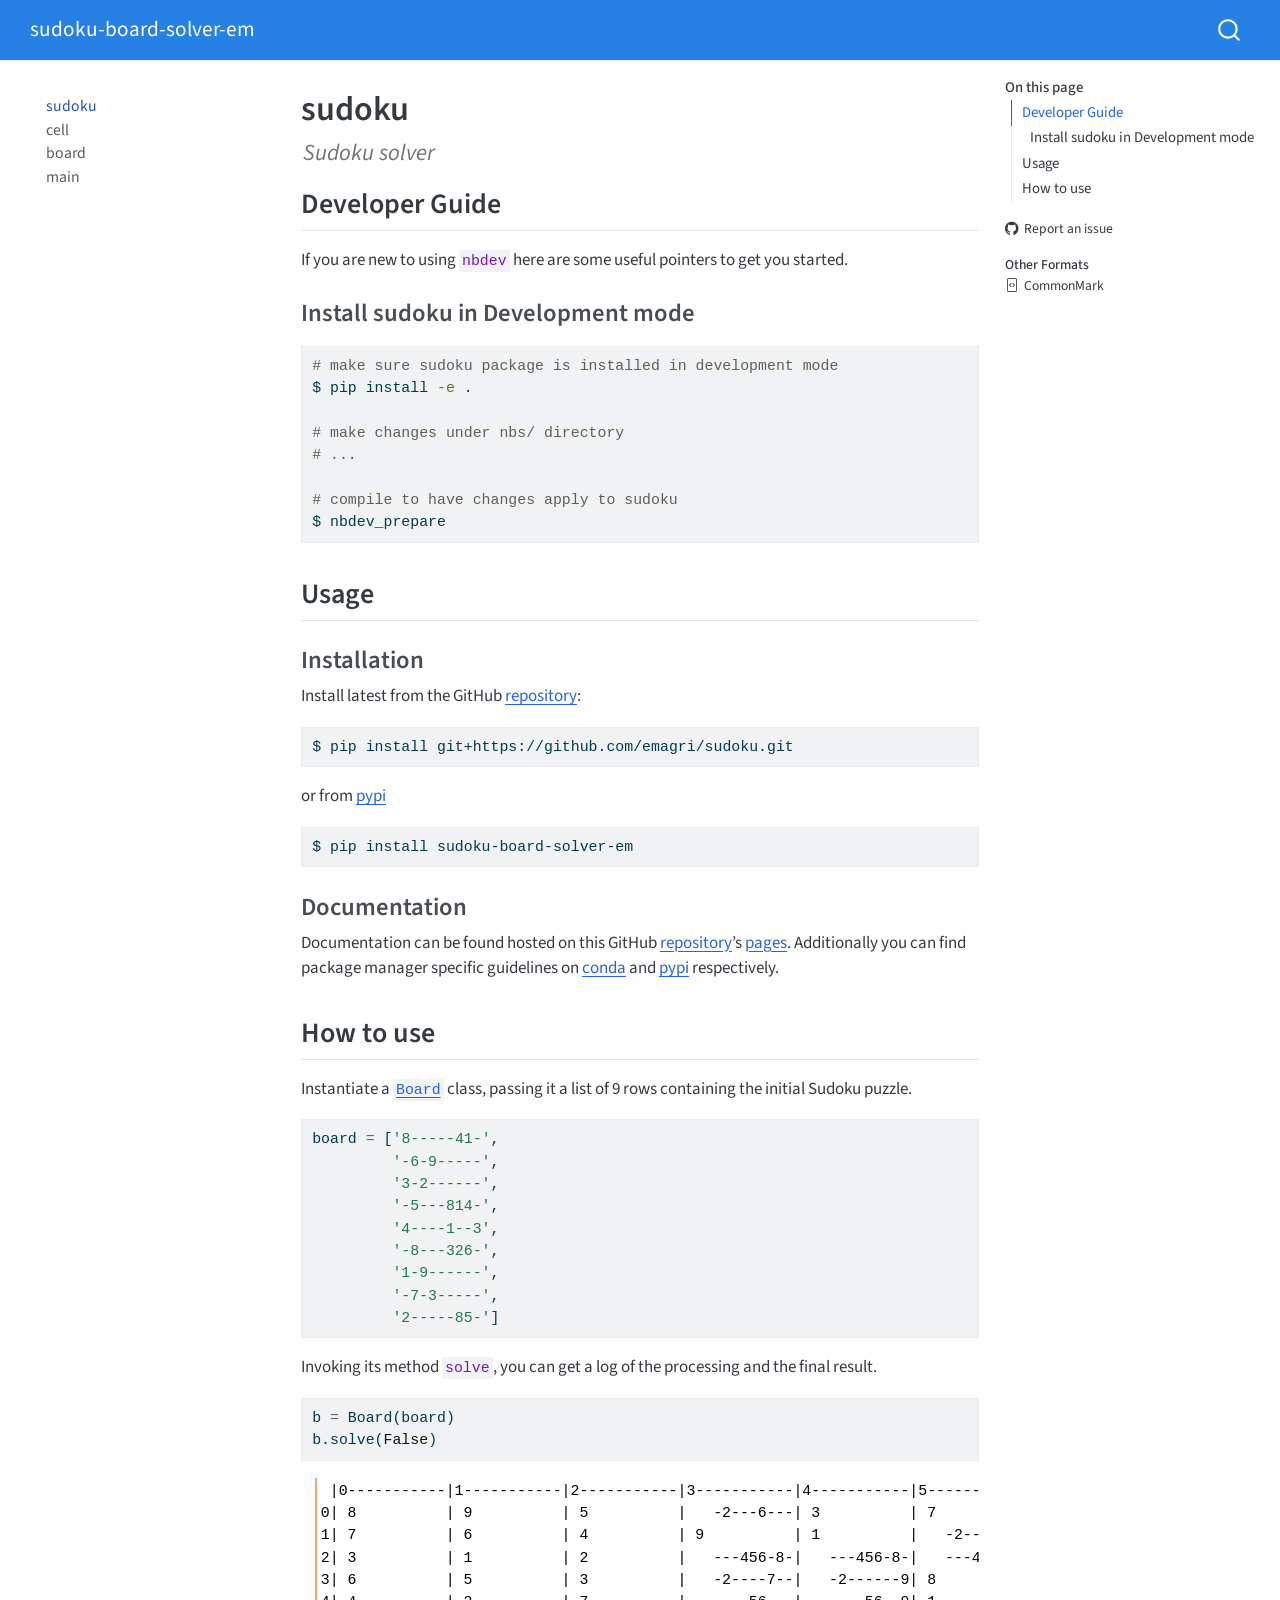
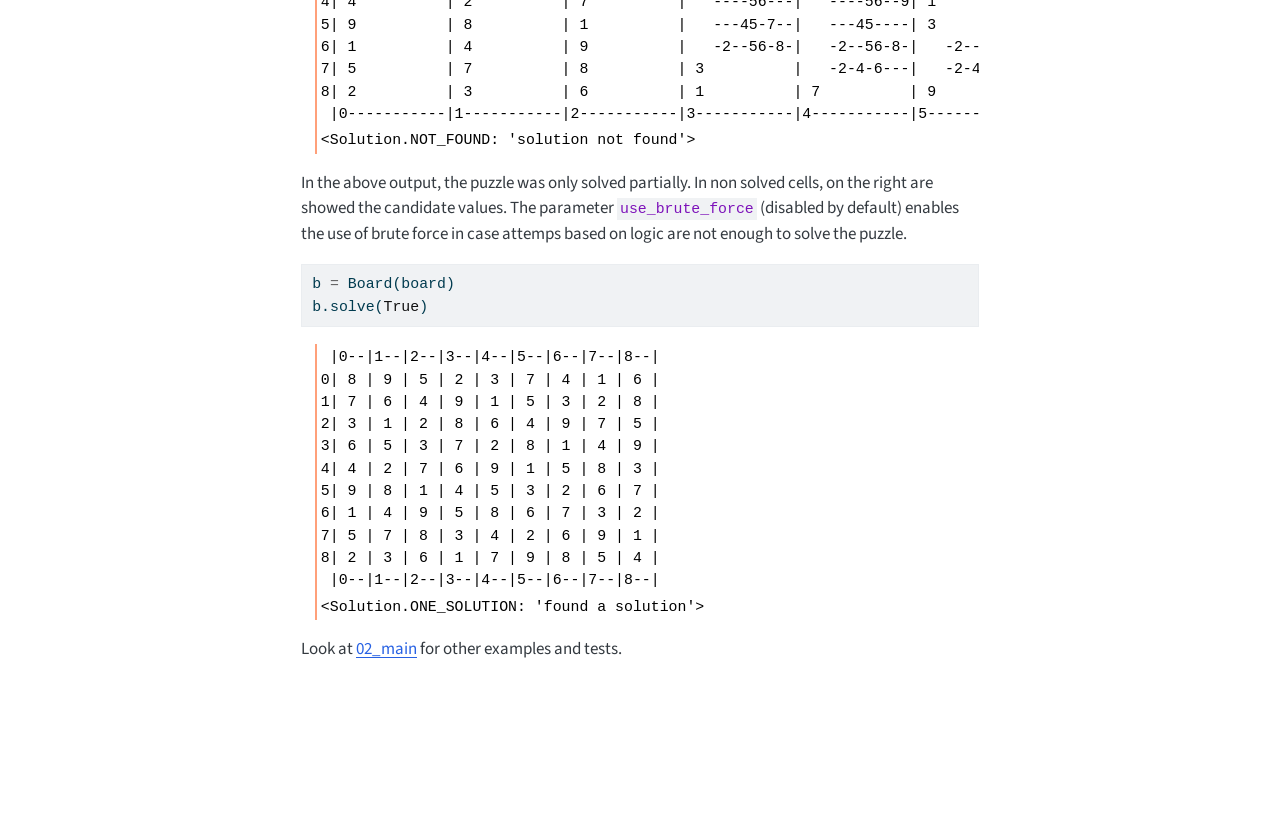
<file: docs/index.html>
<!DOCTYPE html>
<html xmlns="http://www.w3.org/1999/xhtml" lang="en" xml:lang="en"><head>

<meta charset="utf-8">
<meta name="generator" content="quarto-1.8.26">

<meta name="viewport" content="width=device-width, initial-scale=1.0, user-scalable=yes">

<meta name="description" content="Sudoku solver">

<title>sudoku – sudoku-board-solver-em</title>
<style>
code{white-space: pre-wrap;}
span.smallcaps{font-variant: small-caps;}
div.columns{display: flex; gap: min(4vw, 1.5em);}
div.column{flex: auto; overflow-x: auto;}
div.hanging-indent{margin-left: 1.5em; text-indent: -1.5em;}
ul.task-list{list-style: none;}
ul.task-list li input[type="checkbox"] {
  width: 0.8em;
  margin: 0 0.8em 0.2em -1em; /* quarto-specific, see https://github.com/quarto-dev/quarto-cli/issues/4556 */ 
  vertical-align: middle;
}
/* CSS for syntax highlighting */
html { -webkit-text-size-adjust: 100%; }
pre > code.sourceCode { white-space: pre; position: relative; }
pre > code.sourceCode > span { display: inline-block; line-height: 1.25; }
pre > code.sourceCode > span:empty { height: 1.2em; }
.sourceCode { overflow: visible; }
code.sourceCode > span { color: inherit; text-decoration: inherit; }
div.sourceCode { margin: 1em 0; }
pre.sourceCode { margin: 0; }
@media screen {
div.sourceCode { overflow: auto; }
}
@media print {
pre > code.sourceCode { white-space: pre-wrap; }
pre > code.sourceCode > span { text-indent: -5em; padding-left: 5em; }
}
pre.numberSource code
  { counter-reset: source-line 0; }
pre.numberSource code > span
  { position: relative; left: -4em; counter-increment: source-line; }
pre.numberSource code > span > a:first-child::before
  { content: counter(source-line);
    position: relative; left: -1em; text-align: right; vertical-align: baseline;
    border: none; display: inline-block;
    -webkit-touch-callout: none; -webkit-user-select: none;
    -khtml-user-select: none; -moz-user-select: none;
    -ms-user-select: none; user-select: none;
    padding: 0 4px; width: 4em;
  }
pre.numberSource { margin-left: 3em;  padding-left: 4px; }
div.sourceCode
  {   }
@media screen {
pre > code.sourceCode > span > a:first-child::before { text-decoration: underline; }
}
</style>


<script src="site_libs/quarto-nav/quarto-nav.js"></script>
<script src="site_libs/quarto-nav/headroom.min.js"></script>
<script src="site_libs/clipboard/clipboard.min.js"></script>
<script src="site_libs/quarto-search/autocomplete.umd.js"></script>
<script src="site_libs/quarto-search/fuse.min.js"></script>
<script src="site_libs/quarto-search/quarto-search.js"></script>
<meta name="quarto:offset" content="./">
<script src="site_libs/quarto-html/quarto.js" type="module"></script>
<script src="site_libs/quarto-html/tabsets/tabsets.js" type="module"></script>
<script src="site_libs/quarto-html/axe/axe-check.js" type="module"></script>
<script src="site_libs/quarto-html/popper.min.js"></script>
<script src="site_libs/quarto-html/tippy.umd.min.js"></script>
<script src="site_libs/quarto-html/anchor.min.js"></script>
<link href="site_libs/quarto-html/tippy.css" rel="stylesheet">
<link href="site_libs/quarto-html/quarto-syntax-highlighting-587c61ba64f3a5504c4d52d930310e48.css" rel="stylesheet" id="quarto-text-highlighting-styles">
<script src="site_libs/bootstrap/bootstrap.min.js"></script>
<link href="site_libs/bootstrap/bootstrap-icons.css" rel="stylesheet">
<link href="site_libs/bootstrap/bootstrap-650a5e24be27cb1f182660b819f04696.min.css" rel="stylesheet" append-hash="true" id="quarto-bootstrap" data-mode="light">
<script id="quarto-search-options" type="application/json">{
  "location": "navbar",
  "copy-button": false,
  "collapse-after": 3,
  "panel-placement": "end",
  "type": "overlay",
  "limit": 50,
  "keyboard-shortcut": [
    "f",
    "/",
    "s"
  ],
  "show-item-context": false,
  "language": {
    "search-no-results-text": "No results",
    "search-matching-documents-text": "matching documents",
    "search-copy-link-title": "Copy link to search",
    "search-hide-matches-text": "Hide additional matches",
    "search-more-match-text": "more match in this document",
    "search-more-matches-text": "more matches in this document",
    "search-clear-button-title": "Clear",
    "search-text-placeholder": "",
    "search-detached-cancel-button-title": "Cancel",
    "search-submit-button-title": "Submit",
    "search-label": "Search"
  }
}</script>


<link rel="stylesheet" href="styles.css">
<meta property="og:title" content="sudoku – sudoku-board-solver-em">
<meta property="og:description" content="Sudoku solver">
<meta property="og:site_name" content="sudoku-board-solver-em">
<meta name="twitter:title" content="sudoku – sudoku-board-solver-em">
<meta name="twitter:description" content="Sudoku solver">
<meta name="twitter:card" content="summary">
</head>

<body class="nav-sidebar floating nav-fixed quarto-light">

<div id="quarto-search-results"></div>
  <header id="quarto-header" class="headroom fixed-top">
    <nav class="navbar navbar-expand-lg " data-bs-theme="dark">
      <div class="navbar-container container-fluid">
      <div class="navbar-brand-container mx-auto">
    <a class="navbar-brand" href="./index.html">
    <span class="navbar-title">sudoku-board-solver-em</span>
    </a>
  </div>
        <div class="quarto-navbar-tools tools-end">
</div>
          <div id="quarto-search" class="" title="Search"></div>
      </div> <!-- /container-fluid -->
    </nav>
  <nav class="quarto-secondary-nav">
    <div class="container-fluid d-flex">
      <button type="button" class="quarto-btn-toggle btn" data-bs-toggle="collapse" role="button" data-bs-target=".quarto-sidebar-collapse-item" aria-controls="quarto-sidebar" aria-expanded="false" aria-label="Toggle sidebar navigation" onclick="if (window.quartoToggleHeadroom) { window.quartoToggleHeadroom(); }">
        <i class="bi bi-layout-text-sidebar-reverse"></i>
      </button>
        <nav class="quarto-page-breadcrumbs" aria-label="breadcrumb"><ol class="breadcrumb"><li class="breadcrumb-item"><a href="./index.html">sudoku</a></li></ol></nav>
        <a class="flex-grow-1" role="navigation" data-bs-toggle="collapse" data-bs-target=".quarto-sidebar-collapse-item" aria-controls="quarto-sidebar" aria-expanded="false" aria-label="Toggle sidebar navigation" onclick="if (window.quartoToggleHeadroom) { window.quartoToggleHeadroom(); }">      
        </a>
    </div>
  </nav>
</header>
<!-- content -->
<div id="quarto-content" class="quarto-container page-columns page-rows-contents page-layout-article page-navbar">
<!-- sidebar -->
  <nav id="quarto-sidebar" class="sidebar collapse collapse-horizontal quarto-sidebar-collapse-item sidebar-navigation floating overflow-auto">
    <div class="sidebar-menu-container"> 
    <ul class="list-unstyled mt-1">
        <li class="sidebar-item">
  <div class="sidebar-item-container"> 
  <a href="./index.html" class="sidebar-item-text sidebar-link active">
 <span class="menu-text">sudoku</span></a>
  </div>
</li>
        <li class="sidebar-item">
  <div class="sidebar-item-container"> 
  <a href="./cell.html" class="sidebar-item-text sidebar-link">
 <span class="menu-text">cell</span></a>
  </div>
</li>
        <li class="sidebar-item">
  <div class="sidebar-item-container"> 
  <a href="./board.html" class="sidebar-item-text sidebar-link">
 <span class="menu-text">board</span></a>
  </div>
</li>
        <li class="sidebar-item">
  <div class="sidebar-item-container"> 
  <a href="./main.html" class="sidebar-item-text sidebar-link">
 <span class="menu-text">main</span></a>
  </div>
</li>
    </ul>
    </div>
</nav>
<div id="quarto-sidebar-glass" class="quarto-sidebar-collapse-item" data-bs-toggle="collapse" data-bs-target=".quarto-sidebar-collapse-item"></div>
<!-- margin-sidebar -->
    <div id="quarto-margin-sidebar" class="sidebar margin-sidebar">
        <nav id="TOC" role="doc-toc" class="toc-active">
    <h2 id="toc-title">On this page</h2>
   
  <ul>
  <li><a href="#developer-guide" id="toc-developer-guide" class="nav-link active" data-scroll-target="#developer-guide">Developer Guide</a>
  <ul class="collapse">
  <li><a href="#install-sudoku-in-development-mode" id="toc-install-sudoku-in-development-mode" class="nav-link" data-scroll-target="#install-sudoku-in-development-mode">Install sudoku in Development mode</a></li>
  </ul></li>
  <li><a href="#usage" id="toc-usage" class="nav-link" data-scroll-target="#usage">Usage</a>
  <ul class="collapse">
  <li><a href="#installation" id="toc-installation" class="nav-link" data-scroll-target="#installation">Installation</a></li>
  <li><a href="#documentation" id="toc-documentation" class="nav-link" data-scroll-target="#documentation">Documentation</a></li>
  </ul></li>
  <li><a href="#how-to-use" id="toc-how-to-use" class="nav-link" data-scroll-target="#how-to-use">How to use</a></li>
  </ul>
<div class="toc-actions"><ul><li><a href="https://github.com/emagri/sudoku/issues/new" class="toc-action"><i class="bi bi-github"></i>Report an issue</a></li></ul></div><div class="quarto-alternate-formats"><h2>Other Formats</h2><ul><li><a href="index.html.md"><i class="bi bi-file-code"></i>CommonMark</a></li></ul></div></nav>
    </div>
<!-- main -->
<main class="content" id="quarto-document-content">

<header id="title-block-header" class="quarto-title-block default">
<div class="quarto-title">
<h1 class="title">sudoku</h1>
</div>

<div>
  <div class="description">
    Sudoku solver
  </div>
</div>


<div class="quarto-title-meta">

    
  
    
  </div>
  


</header>


<!-- WARNING: THIS FILE WAS AUTOGENERATED! DO NOT EDIT! -->
<section id="developer-guide" class="level2">
<h2 class="anchored" data-anchor-id="developer-guide">Developer Guide</h2>
<p>If you are new to using <code>nbdev</code> here are some useful pointers to get you started.</p>
<section id="install-sudoku-in-development-mode" class="level3">
<h3 class="anchored" data-anchor-id="install-sudoku-in-development-mode">Install sudoku in Development mode</h3>
<div class="code-copy-outer-scaffold"><div class="sourceCode" id="cb1"><pre class="sourceCode sh code-with-copy"><code class="sourceCode bash"><span id="cb1-1"><a href="#cb1-1" aria-hidden="true" tabindex="-1"></a><span class="co"># make sure sudoku package is installed in development mode</span></span>
<span id="cb1-2"><a href="#cb1-2" aria-hidden="true" tabindex="-1"></a><span class="ex">$</span> pip install <span class="at">-e</span> .</span>
<span id="cb1-3"><a href="#cb1-3" aria-hidden="true" tabindex="-1"></a></span>
<span id="cb1-4"><a href="#cb1-4" aria-hidden="true" tabindex="-1"></a><span class="co"># make changes under nbs/ directory</span></span>
<span id="cb1-5"><a href="#cb1-5" aria-hidden="true" tabindex="-1"></a><span class="co"># ...</span></span>
<span id="cb1-6"><a href="#cb1-6" aria-hidden="true" tabindex="-1"></a></span>
<span id="cb1-7"><a href="#cb1-7" aria-hidden="true" tabindex="-1"></a><span class="co"># compile to have changes apply to sudoku</span></span>
<span id="cb1-8"><a href="#cb1-8" aria-hidden="true" tabindex="-1"></a><span class="ex">$</span> nbdev_prepare</span></code></pre></div><button title="Copy to Clipboard" class="code-copy-button"><i class="bi"></i></button></div>
</section>
</section>
<section id="usage" class="level2">
<h2 class="anchored" data-anchor-id="usage">Usage</h2>
<section id="installation" class="level3">
<h3 class="anchored" data-anchor-id="installation">Installation</h3>
<p>Install latest from the GitHub <a href="https://github.com/emagri/sudoku">repository</a>:</p>
<div class="code-copy-outer-scaffold"><div class="sourceCode" id="cb2"><pre class="sourceCode sh code-with-copy"><code class="sourceCode bash"><span id="cb2-1"><a href="#cb2-1" aria-hidden="true" tabindex="-1"></a><span class="ex">$</span> pip install git+https://github.com/emagri/sudoku.git</span></code></pre></div><button title="Copy to Clipboard" class="code-copy-button"><i class="bi"></i></button></div>
<p>or from <a href="https://pypi.org/project/sudoku-board-solver-em/">pypi</a></p>
<div class="code-copy-outer-scaffold"><div class="sourceCode" id="cb3"><pre class="sourceCode sh code-with-copy"><code class="sourceCode bash"><span id="cb3-1"><a href="#cb3-1" aria-hidden="true" tabindex="-1"></a><span class="ex">$</span> pip install sudoku-board-solver-em</span></code></pre></div><button title="Copy to Clipboard" class="code-copy-button"><i class="bi"></i></button></div>
</section>
<section id="documentation" class="level3">
<h3 class="anchored" data-anchor-id="documentation">Documentation</h3>
<p>Documentation can be found hosted on this GitHub <a href="https://github.com/emagri/sudoku">repository</a>’s <a href="https://emagri.github.io/sudoku/">pages</a>. Additionally you can find package manager specific guidelines on <a href="https://anaconda.org/emagri/sudoku">conda</a> and <a href="https://pypi.org/project/sudoku/">pypi</a> respectively.</p>
</section>
</section>
<section id="how-to-use" class="level2">
<h2 class="anchored" data-anchor-id="how-to-use">How to use</h2>
<p>Instantiate a <a href="https://emagri.github.io/sudoku/board.html#board"><code>Board</code></a> class, passing it a list of 9 rows containing the initial Sudoku puzzle.</p>
<div id="cell-13" class="cell">
<div class="code-copy-outer-scaffold"><div class="sourceCode cell-code" id="cb4"><pre class="sourceCode python code-with-copy"><code class="sourceCode python"><span id="cb4-1"><a href="#cb4-1" aria-hidden="true" tabindex="-1"></a>board <span class="op">=</span> [<span class="st">'8-----41-'</span>, </span>
<span id="cb4-2"><a href="#cb4-2" aria-hidden="true" tabindex="-1"></a>         <span class="st">'-6-9-----'</span>, </span>
<span id="cb4-3"><a href="#cb4-3" aria-hidden="true" tabindex="-1"></a>         <span class="st">'3-2------'</span>, </span>
<span id="cb4-4"><a href="#cb4-4" aria-hidden="true" tabindex="-1"></a>         <span class="st">'-5---814-'</span>, </span>
<span id="cb4-5"><a href="#cb4-5" aria-hidden="true" tabindex="-1"></a>         <span class="st">'4----1--3'</span>, </span>
<span id="cb4-6"><a href="#cb4-6" aria-hidden="true" tabindex="-1"></a>         <span class="st">'-8---326-'</span>, </span>
<span id="cb4-7"><a href="#cb4-7" aria-hidden="true" tabindex="-1"></a>         <span class="st">'1-9------'</span>, </span>
<span id="cb4-8"><a href="#cb4-8" aria-hidden="true" tabindex="-1"></a>         <span class="st">'-7-3-----'</span>, </span>
<span id="cb4-9"><a href="#cb4-9" aria-hidden="true" tabindex="-1"></a>         <span class="st">'2-----85-'</span>]</span></code></pre></div><button title="Copy to Clipboard" class="code-copy-button"><i class="bi"></i></button></div>
</div>
<p>Invoking its method <code>solve</code>, you can get a log of the processing and the final result.</p>
<div id="cell-15" class="cell">
<div class="code-copy-outer-scaffold"><div class="sourceCode cell-code" id="cb5"><pre class="sourceCode python code-with-copy"><code class="sourceCode python"><span id="cb5-1"><a href="#cb5-1" aria-hidden="true" tabindex="-1"></a>b <span class="op">=</span> Board(board)</span>
<span id="cb5-2"><a href="#cb5-2" aria-hidden="true" tabindex="-1"></a>b.solve(<span class="va">False</span>)</span></code></pre></div><button title="Copy to Clipboard" class="code-copy-button"><i class="bi"></i></button></div>
<div class="cell-output cell-output-stdout">
<pre><code> |0-----------|1-----------|2-----------|3-----------|4-----------|5-----------|6-----------|7-----------|8-----------|
0| 8          | 9          | 5          |   -2---6---| 3          | 7          | 4          | 1          |   -2---6---|
1| 7          | 6          | 4          | 9          | 1          |   -2--5----|   --3-5----|   -23------| 8          |
2| 3          | 1          | 2          |   ---456-8-|   ---456-8-|   ---456---|   ----567-9|   ------7-9|   ----5---9|
3| 6          | 5          | 3          |   -2----7--|   -2------9| 8          | 1          | 4          |   ------7-9|
4| 4          | 2          | 7          |   ----56---|   ----56--9| 1          |   ----5---9| 8          | 3          |
5| 9          | 8          | 1          |   ---45-7--|   ---45----| 3          | 2          | 6          |   ----5-7--|
6| 1          | 4          | 9          |   -2--56-8-|   -2--56-8-|   -2--56---|   --3---7--|   --3---7--|   -2---6---|
7| 5          | 7          | 8          | 3          |   -2-4-6---|   -2-4-6---|   -----6--9|   -2------9| 1          |
8| 2          | 3          | 6          | 1          | 7          | 9          | 8          | 5          | 4          |
 |0-----------|1-----------|2-----------|3-----------|4-----------|5-----------|6-----------|7-----------|8-----------|
</code></pre>
</div>
<div class="cell-output cell-output-display">
<pre><code>&lt;Solution.NOT_FOUND: 'solution not found'&gt;</code></pre>
</div>
</div>
<p>In the above output, the puzzle was only solved partially. In non solved cells, on the right are showed the candidate values. The parameter <code>use_brute_force</code> (disabled by default) enables the use of brute force in case attemps based on logic are not enough to solve the puzzle.</p>
<div id="cell-17" class="cell">
<div class="code-copy-outer-scaffold"><div class="sourceCode cell-code" id="cb8"><pre class="sourceCode python code-with-copy"><code class="sourceCode python"><span id="cb8-1"><a href="#cb8-1" aria-hidden="true" tabindex="-1"></a>b <span class="op">=</span> Board(board)</span>
<span id="cb8-2"><a href="#cb8-2" aria-hidden="true" tabindex="-1"></a>b.solve(<span class="va">True</span>)</span></code></pre></div><button title="Copy to Clipboard" class="code-copy-button"><i class="bi"></i></button></div>
<div class="cell-output cell-output-stdout">
<pre><code> |0--|1--|2--|3--|4--|5--|6--|7--|8--|
0| 8 | 9 | 5 | 2 | 3 | 7 | 4 | 1 | 6 |
1| 7 | 6 | 4 | 9 | 1 | 5 | 3 | 2 | 8 |
2| 3 | 1 | 2 | 8 | 6 | 4 | 9 | 7 | 5 |
3| 6 | 5 | 3 | 7 | 2 | 8 | 1 | 4 | 9 |
4| 4 | 2 | 7 | 6 | 9 | 1 | 5 | 8 | 3 |
5| 9 | 8 | 1 | 4 | 5 | 3 | 2 | 6 | 7 |
6| 1 | 4 | 9 | 5 | 8 | 6 | 7 | 3 | 2 |
7| 5 | 7 | 8 | 3 | 4 | 2 | 6 | 9 | 1 |
8| 2 | 3 | 6 | 1 | 7 | 9 | 8 | 5 | 4 |
 |0--|1--|2--|3--|4--|5--|6--|7--|8--|
</code></pre>
</div>
<div class="cell-output cell-output-display">
<pre><code>&lt;Solution.ONE_SOLUTION: 'found a solution'&gt;</code></pre>
</div>
</div>
<p>Look at <a href="main.html">02_main</a> for other examples and tests.</p>


</section>

</main> <!-- /main -->
<script id="quarto-html-after-body" type="application/javascript">
  window.document.addEventListener("DOMContentLoaded", function (event) {
    const icon = "";
    const anchorJS = new window.AnchorJS();
    anchorJS.options = {
      placement: 'right',
      icon: icon
    };
    anchorJS.add('.anchored');
    const isCodeAnnotation = (el) => {
      for (const clz of el.classList) {
        if (clz.startsWith('code-annotation-')) {                     
          return true;
        }
      }
      return false;
    }
    const onCopySuccess = function(e) {
      // button target
      const button = e.trigger;
      // don't keep focus
      button.blur();
      // flash "checked"
      button.classList.add('code-copy-button-checked');
      var currentTitle = button.getAttribute("title");
      button.setAttribute("title", "Copied!");
      let tooltip;
      if (window.bootstrap) {
        button.setAttribute("data-bs-toggle", "tooltip");
        button.setAttribute("data-bs-placement", "left");
        button.setAttribute("data-bs-title", "Copied!");
        tooltip = new bootstrap.Tooltip(button, 
          { trigger: "manual", 
            customClass: "code-copy-button-tooltip",
            offset: [0, -8]});
        tooltip.show();    
      }
      setTimeout(function() {
        if (tooltip) {
          tooltip.hide();
          button.removeAttribute("data-bs-title");
          button.removeAttribute("data-bs-toggle");
          button.removeAttribute("data-bs-placement");
        }
        button.setAttribute("title", currentTitle);
        button.classList.remove('code-copy-button-checked');
      }, 1000);
      // clear code selection
      e.clearSelection();
    }
    const getTextToCopy = function(trigger) {
      const outerScaffold = trigger.parentElement.cloneNode(true);
      const codeEl = outerScaffold.querySelector('code');
      for (const childEl of codeEl.children) {
        if (isCodeAnnotation(childEl)) {
          childEl.remove();
        }
      }
      return codeEl.innerText;
    }
    const clipboard = new window.ClipboardJS('.code-copy-button:not([data-in-quarto-modal])', {
      text: getTextToCopy
    });
    clipboard.on('success', onCopySuccess);
    if (window.document.getElementById('quarto-embedded-source-code-modal')) {
      const clipboardModal = new window.ClipboardJS('.code-copy-button[data-in-quarto-modal]', {
        text: getTextToCopy,
        container: window.document.getElementById('quarto-embedded-source-code-modal')
      });
      clipboardModal.on('success', onCopySuccess);
    }
      var localhostRegex = new RegExp(/^(?:http|https):\/\/localhost\:?[0-9]*\//);
      var mailtoRegex = new RegExp(/^mailto:/);
        var filterRegex = new RegExp("https:\/\/emagri\.github\.io\/sudoku");
      var isInternal = (href) => {
          return filterRegex.test(href) || localhostRegex.test(href) || mailtoRegex.test(href);
      }
      // Inspect non-navigation links and adorn them if external
     var links = window.document.querySelectorAll('a[href]:not(.nav-link):not(.navbar-brand):not(.toc-action):not(.sidebar-link):not(.sidebar-item-toggle):not(.pagination-link):not(.no-external):not([aria-hidden]):not(.dropdown-item):not(.quarto-navigation-tool):not(.about-link)');
      for (var i=0; i<links.length; i++) {
        const link = links[i];
        if (!isInternal(link.href)) {
          // undo the damage that might have been done by quarto-nav.js in the case of
          // links that we want to consider external
          if (link.dataset.originalHref !== undefined) {
            link.href = link.dataset.originalHref;
          }
        }
      }
    function tippyHover(el, contentFn, onTriggerFn, onUntriggerFn) {
      const config = {
        allowHTML: true,
        maxWidth: 500,
        delay: 100,
        arrow: false,
        appendTo: function(el) {
            return el.parentElement;
        },
        interactive: true,
        interactiveBorder: 10,
        theme: 'quarto',
        placement: 'bottom-start',
      };
      if (contentFn) {
        config.content = contentFn;
      }
      if (onTriggerFn) {
        config.onTrigger = onTriggerFn;
      }
      if (onUntriggerFn) {
        config.onUntrigger = onUntriggerFn;
      }
      window.tippy(el, config); 
    }
    const noterefs = window.document.querySelectorAll('a[role="doc-noteref"]');
    for (var i=0; i<noterefs.length; i++) {
      const ref = noterefs[i];
      tippyHover(ref, function() {
        // use id or data attribute instead here
        let href = ref.getAttribute('data-footnote-href') || ref.getAttribute('href');
        try { href = new URL(href).hash; } catch {}
        const id = href.replace(/^#\/?/, "");
        const note = window.document.getElementById(id);
        if (note) {
          return note.innerHTML;
        } else {
          return "";
        }
      });
    }
    const xrefs = window.document.querySelectorAll('a.quarto-xref');
    const processXRef = (id, note) => {
      // Strip column container classes
      const stripColumnClz = (el) => {
        el.classList.remove("page-full", "page-columns");
        if (el.children) {
          for (const child of el.children) {
            stripColumnClz(child);
          }
        }
      }
      stripColumnClz(note)
      if (id === null || id.startsWith('sec-')) {
        // Special case sections, only their first couple elements
        const container = document.createElement("div");
        if (note.children && note.children.length > 2) {
          container.appendChild(note.children[0].cloneNode(true));
          for (let i = 1; i < note.children.length; i++) {
            const child = note.children[i];
            if (child.tagName === "P" && child.innerText === "") {
              continue;
            } else {
              container.appendChild(child.cloneNode(true));
              break;
            }
          }
          if (window.Quarto?.typesetMath) {
            window.Quarto.typesetMath(container);
          }
          return container.innerHTML
        } else {
          if (window.Quarto?.typesetMath) {
            window.Quarto.typesetMath(note);
          }
          return note.innerHTML;
        }
      } else {
        // Remove any anchor links if they are present
        const anchorLink = note.querySelector('a.anchorjs-link');
        if (anchorLink) {
          anchorLink.remove();
        }
        if (window.Quarto?.typesetMath) {
          window.Quarto.typesetMath(note);
        }
        if (note.classList.contains("callout")) {
          return note.outerHTML;
        } else {
          return note.innerHTML;
        }
      }
    }
    for (var i=0; i<xrefs.length; i++) {
      const xref = xrefs[i];
      tippyHover(xref, undefined, function(instance) {
        instance.disable();
        let url = xref.getAttribute('href');
        let hash = undefined; 
        if (url.startsWith('#')) {
          hash = url;
        } else {
          try { hash = new URL(url).hash; } catch {}
        }
        if (hash) {
          const id = hash.replace(/^#\/?/, "");
          const note = window.document.getElementById(id);
          if (note !== null) {
            try {
              const html = processXRef(id, note.cloneNode(true));
              instance.setContent(html);
            } finally {
              instance.enable();
              instance.show();
            }
          } else {
            // See if we can fetch this
            fetch(url.split('#')[0])
            .then(res => res.text())
            .then(html => {
              const parser = new DOMParser();
              const htmlDoc = parser.parseFromString(html, "text/html");
              const note = htmlDoc.getElementById(id);
              if (note !== null) {
                const html = processXRef(id, note);
                instance.setContent(html);
              } 
            }).finally(() => {
              instance.enable();
              instance.show();
            });
          }
        } else {
          // See if we can fetch a full url (with no hash to target)
          // This is a special case and we should probably do some content thinning / targeting
          fetch(url)
          .then(res => res.text())
          .then(html => {
            const parser = new DOMParser();
            const htmlDoc = parser.parseFromString(html, "text/html");
            const note = htmlDoc.querySelector('main.content');
            if (note !== null) {
              // This should only happen for chapter cross references
              // (since there is no id in the URL)
              // remove the first header
              if (note.children.length > 0 && note.children[0].tagName === "HEADER") {
                note.children[0].remove();
              }
              const html = processXRef(null, note);
              instance.setContent(html);
            } 
          }).finally(() => {
            instance.enable();
            instance.show();
          });
        }
      }, function(instance) {
      });
    }
        let selectedAnnoteEl;
        const selectorForAnnotation = ( cell, annotation) => {
          let cellAttr = 'data-code-cell="' + cell + '"';
          let lineAttr = 'data-code-annotation="' +  annotation + '"';
          const selector = 'span[' + cellAttr + '][' + lineAttr + ']';
          return selector;
        }
        const selectCodeLines = (annoteEl) => {
          const doc = window.document;
          const targetCell = annoteEl.getAttribute("data-target-cell");
          const targetAnnotation = annoteEl.getAttribute("data-target-annotation");
          const annoteSpan = window.document.querySelector(selectorForAnnotation(targetCell, targetAnnotation));
          const lines = annoteSpan.getAttribute("data-code-lines").split(",");
          const lineIds = lines.map((line) => {
            return targetCell + "-" + line;
          })
          let top = null;
          let height = null;
          let parent = null;
          if (lineIds.length > 0) {
              //compute the position of the single el (top and bottom and make a div)
              const el = window.document.getElementById(lineIds[0]);
              top = el.offsetTop;
              height = el.offsetHeight;
              parent = el.parentElement.parentElement;
            if (lineIds.length > 1) {
              const lastEl = window.document.getElementById(lineIds[lineIds.length - 1]);
              const bottom = lastEl.offsetTop + lastEl.offsetHeight;
              height = bottom - top;
            }
            if (top !== null && height !== null && parent !== null) {
              // cook up a div (if necessary) and position it 
              let div = window.document.getElementById("code-annotation-line-highlight");
              if (div === null) {
                div = window.document.createElement("div");
                div.setAttribute("id", "code-annotation-line-highlight");
                div.style.position = 'absolute';
                parent.appendChild(div);
              }
              div.style.top = top - 2 + "px";
              div.style.height = height + 4 + "px";
              div.style.left = 0;
              let gutterDiv = window.document.getElementById("code-annotation-line-highlight-gutter");
              if (gutterDiv === null) {
                gutterDiv = window.document.createElement("div");
                gutterDiv.setAttribute("id", "code-annotation-line-highlight-gutter");
                gutterDiv.style.position = 'absolute';
                const codeCell = window.document.getElementById(targetCell);
                const gutter = codeCell.querySelector('.code-annotation-gutter');
                gutter.appendChild(gutterDiv);
              }
              gutterDiv.style.top = top - 2 + "px";
              gutterDiv.style.height = height + 4 + "px";
            }
            selectedAnnoteEl = annoteEl;
          }
        };
        const unselectCodeLines = () => {
          const elementsIds = ["code-annotation-line-highlight", "code-annotation-line-highlight-gutter"];
          elementsIds.forEach((elId) => {
            const div = window.document.getElementById(elId);
            if (div) {
              div.remove();
            }
          });
          selectedAnnoteEl = undefined;
        };
          // Handle positioning of the toggle
      window.addEventListener(
        "resize",
        throttle(() => {
          elRect = undefined;
          if (selectedAnnoteEl) {
            selectCodeLines(selectedAnnoteEl);
          }
        }, 10)
      );
      function throttle(fn, ms) {
      let throttle = false;
      let timer;
        return (...args) => {
          if(!throttle) { // first call gets through
              fn.apply(this, args);
              throttle = true;
          } else { // all the others get throttled
              if(timer) clearTimeout(timer); // cancel #2
              timer = setTimeout(() => {
                fn.apply(this, args);
                timer = throttle = false;
              }, ms);
          }
        };
      }
        // Attach click handler to the DT
        const annoteDls = window.document.querySelectorAll('dt[data-target-cell]');
        for (const annoteDlNode of annoteDls) {
          annoteDlNode.addEventListener('click', (event) => {
            const clickedEl = event.target;
            if (clickedEl !== selectedAnnoteEl) {
              unselectCodeLines();
              const activeEl = window.document.querySelector('dt[data-target-cell].code-annotation-active');
              if (activeEl) {
                activeEl.classList.remove('code-annotation-active');
              }
              selectCodeLines(clickedEl);
              clickedEl.classList.add('code-annotation-active');
            } else {
              // Unselect the line
              unselectCodeLines();
              clickedEl.classList.remove('code-annotation-active');
            }
          });
        }
    const findCites = (el) => {
      const parentEl = el.parentElement;
      if (parentEl) {
        const cites = parentEl.dataset.cites;
        if (cites) {
          return {
            el,
            cites: cites.split(' ')
          };
        } else {
          return findCites(el.parentElement)
        }
      } else {
        return undefined;
      }
    };
    var bibliorefs = window.document.querySelectorAll('a[role="doc-biblioref"]');
    for (var i=0; i<bibliorefs.length; i++) {
      const ref = bibliorefs[i];
      const citeInfo = findCites(ref);
      if (citeInfo) {
        tippyHover(citeInfo.el, function() {
          var popup = window.document.createElement('div');
          citeInfo.cites.forEach(function(cite) {
            var citeDiv = window.document.createElement('div');
            citeDiv.classList.add('hanging-indent');
            citeDiv.classList.add('csl-entry');
            var biblioDiv = window.document.getElementById('ref-' + cite);
            if (biblioDiv) {
              citeDiv.innerHTML = biblioDiv.innerHTML;
            }
            popup.appendChild(citeDiv);
          });
          return popup.innerHTML;
        });
      }
    }
  });
  </script>
</div> <!-- /content -->




<footer class="footer"><div class="nav-footer"><div class="nav-footer-center"><div class="toc-actions d-sm-block d-md-none"><ul><li><a href="https://github.com/emagri/sudoku/issues/new" class="toc-action"><i class="bi bi-github"></i>Report an issue</a></li></ul></div></div></div></footer></body></html>
</file>
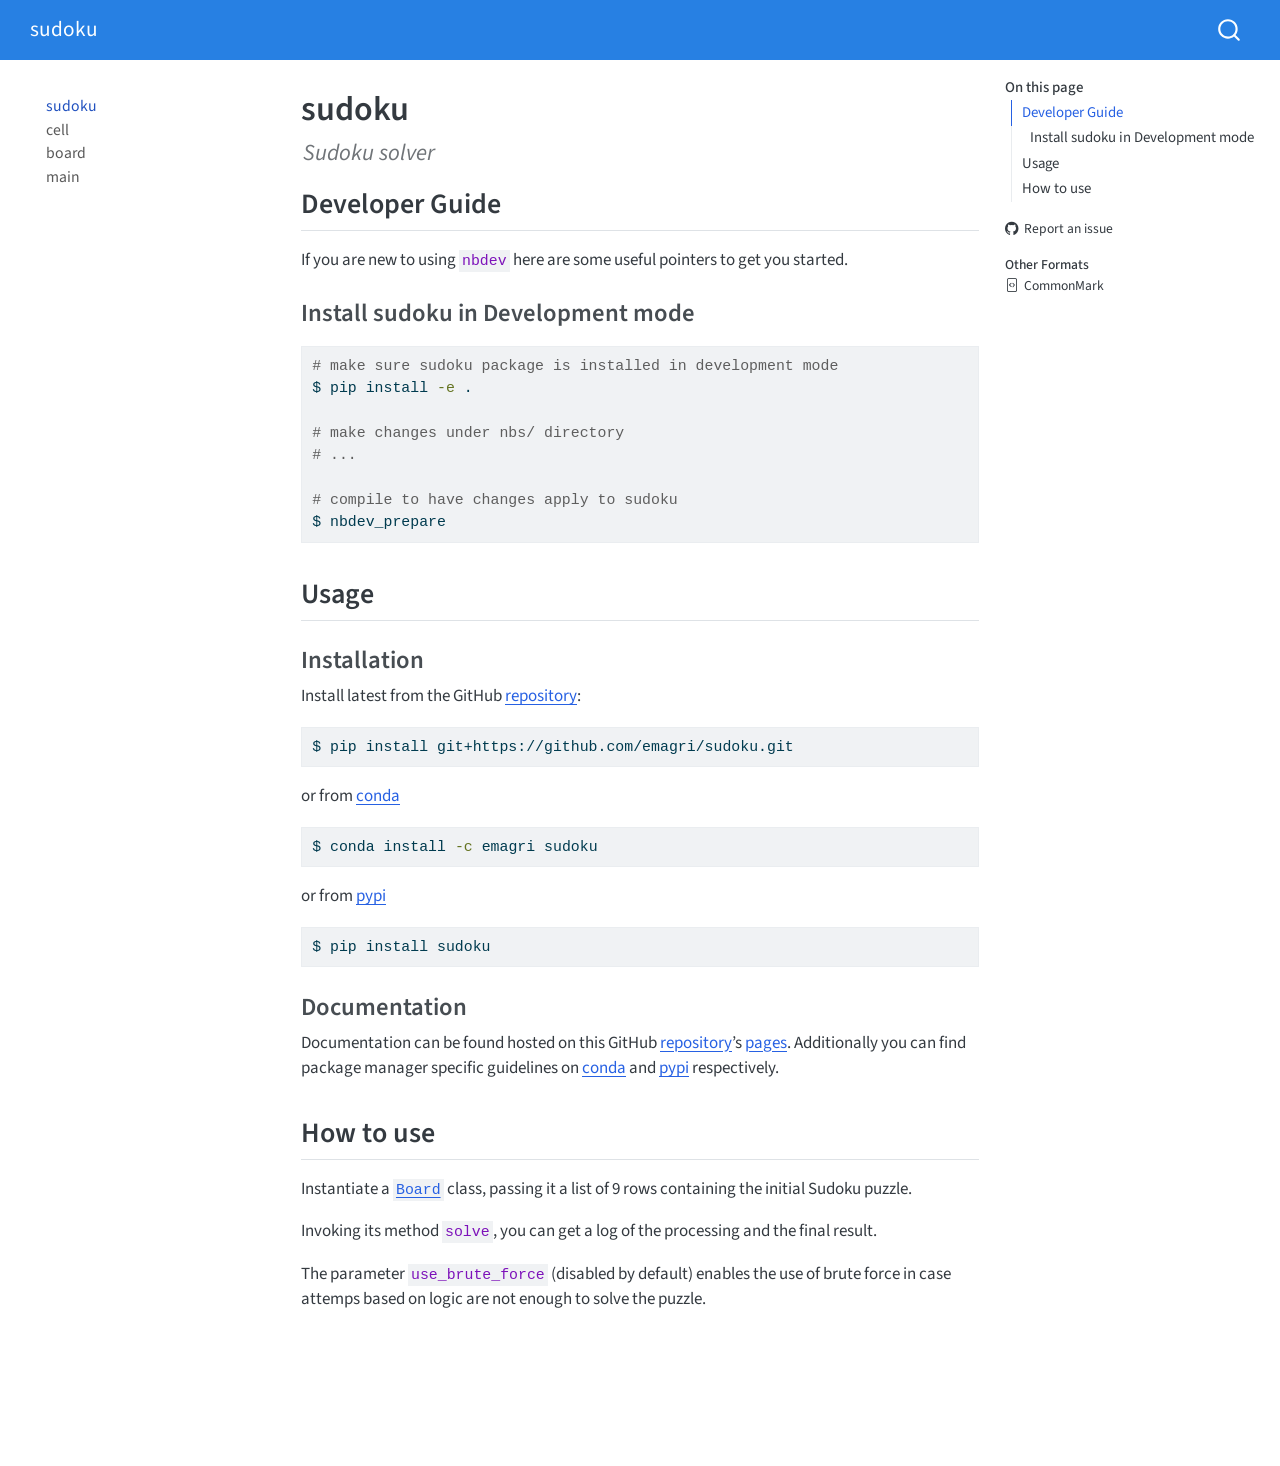
<file: _proc/_docs/index.html>
<!DOCTYPE html>
<html xmlns="http://www.w3.org/1999/xhtml" lang="en" xml:lang="en"><head>

<meta charset="utf-8">
<meta name="generator" content="quarto-1.8.26">

<meta name="viewport" content="width=device-width, initial-scale=1.0, user-scalable=yes">

<meta name="description" content="Sudoku solver">

<title>sudoku</title>
<style>
code{white-space: pre-wrap;}
span.smallcaps{font-variant: small-caps;}
div.columns{display: flex; gap: min(4vw, 1.5em);}
div.column{flex: auto; overflow-x: auto;}
div.hanging-indent{margin-left: 1.5em; text-indent: -1.5em;}
ul.task-list{list-style: none;}
ul.task-list li input[type="checkbox"] {
  width: 0.8em;
  margin: 0 0.8em 0.2em -1em; /* quarto-specific, see https://github.com/quarto-dev/quarto-cli/issues/4556 */ 
  vertical-align: middle;
}
/* CSS for syntax highlighting */
html { -webkit-text-size-adjust: 100%; }
pre > code.sourceCode { white-space: pre; position: relative; }
pre > code.sourceCode > span { display: inline-block; line-height: 1.25; }
pre > code.sourceCode > span:empty { height: 1.2em; }
.sourceCode { overflow: visible; }
code.sourceCode > span { color: inherit; text-decoration: inherit; }
div.sourceCode { margin: 1em 0; }
pre.sourceCode { margin: 0; }
@media screen {
div.sourceCode { overflow: auto; }
}
@media print {
pre > code.sourceCode { white-space: pre-wrap; }
pre > code.sourceCode > span { text-indent: -5em; padding-left: 5em; }
}
pre.numberSource code
  { counter-reset: source-line 0; }
pre.numberSource code > span
  { position: relative; left: -4em; counter-increment: source-line; }
pre.numberSource code > span > a:first-child::before
  { content: counter(source-line);
    position: relative; left: -1em; text-align: right; vertical-align: baseline;
    border: none; display: inline-block;
    -webkit-touch-callout: none; -webkit-user-select: none;
    -khtml-user-select: none; -moz-user-select: none;
    -ms-user-select: none; user-select: none;
    padding: 0 4px; width: 4em;
  }
pre.numberSource { margin-left: 3em;  padding-left: 4px; }
div.sourceCode
  {   }
@media screen {
pre > code.sourceCode > span > a:first-child::before { text-decoration: underline; }
}
</style>


<script src="site_libs/quarto-nav/quarto-nav.js"></script>
<script src="site_libs/quarto-nav/headroom.min.js"></script>
<script src="site_libs/clipboard/clipboard.min.js"></script>
<script src="site_libs/quarto-search/autocomplete.umd.js"></script>
<script src="site_libs/quarto-search/fuse.min.js"></script>
<script src="site_libs/quarto-search/quarto-search.js"></script>
<meta name="quarto:offset" content="./">
<script src="site_libs/quarto-html/quarto.js" type="module"></script>
<script src="site_libs/quarto-html/tabsets/tabsets.js" type="module"></script>
<script src="site_libs/quarto-html/axe/axe-check.js" type="module"></script>
<script src="site_libs/quarto-html/popper.min.js"></script>
<script src="site_libs/quarto-html/tippy.umd.min.js"></script>
<script src="site_libs/quarto-html/anchor.min.js"></script>
<link href="site_libs/quarto-html/tippy.css" rel="stylesheet">
<link href="site_libs/quarto-html/quarto-syntax-highlighting-587c61ba64f3a5504c4d52d930310e48.css" rel="stylesheet" id="quarto-text-highlighting-styles">
<script src="site_libs/bootstrap/bootstrap.min.js"></script>
<link href="site_libs/bootstrap/bootstrap-icons.css" rel="stylesheet">
<link href="site_libs/bootstrap/bootstrap-650a5e24be27cb1f182660b819f04696.min.css" rel="stylesheet" append-hash="true" id="quarto-bootstrap" data-mode="light">
<script id="quarto-search-options" type="application/json">{
  "location": "navbar",
  "copy-button": false,
  "collapse-after": 3,
  "panel-placement": "end",
  "type": "overlay",
  "limit": 50,
  "keyboard-shortcut": [
    "f",
    "/",
    "s"
  ],
  "show-item-context": false,
  "language": {
    "search-no-results-text": "No results",
    "search-matching-documents-text": "matching documents",
    "search-copy-link-title": "Copy link to search",
    "search-hide-matches-text": "Hide additional matches",
    "search-more-match-text": "more match in this document",
    "search-more-matches-text": "more matches in this document",
    "search-clear-button-title": "Clear",
    "search-text-placeholder": "",
    "search-detached-cancel-button-title": "Cancel",
    "search-submit-button-title": "Submit",
    "search-label": "Search"
  }
}</script>


<link rel="stylesheet" href="styles.css">
<meta property="og:title" content="sudoku">
<meta property="og:description" content="Sudoku solver">
<meta property="og:site_name" content="sudoku">
<meta name="twitter:title" content="sudoku">
<meta name="twitter:description" content="Sudoku solver">
<meta name="twitter:card" content="summary">
</head>

<body class="nav-sidebar floating nav-fixed quarto-light">

<div id="quarto-search-results"></div>
  <header id="quarto-header" class="headroom fixed-top">
    <nav class="navbar navbar-expand-lg " data-bs-theme="dark">
      <div class="navbar-container container-fluid">
      <div class="navbar-brand-container mx-auto">
    <a class="navbar-brand" href="./index.html">
    <span class="navbar-title">sudoku</span>
    </a>
  </div>
        <div class="quarto-navbar-tools tools-end">
</div>
          <div id="quarto-search" class="" title="Search"></div>
      </div> <!-- /container-fluid -->
    </nav>
  <nav class="quarto-secondary-nav">
    <div class="container-fluid d-flex">
      <button type="button" class="quarto-btn-toggle btn" data-bs-toggle="collapse" role="button" data-bs-target=".quarto-sidebar-collapse-item" aria-controls="quarto-sidebar" aria-expanded="false" aria-label="Toggle sidebar navigation" onclick="if (window.quartoToggleHeadroom) { window.quartoToggleHeadroom(); }">
        <i class="bi bi-layout-text-sidebar-reverse"></i>
      </button>
        <nav class="quarto-page-breadcrumbs" aria-label="breadcrumb"><ol class="breadcrumb"><li class="breadcrumb-item"><a href="./index.html">sudoku</a></li></ol></nav>
        <a class="flex-grow-1" role="navigation" data-bs-toggle="collapse" data-bs-target=".quarto-sidebar-collapse-item" aria-controls="quarto-sidebar" aria-expanded="false" aria-label="Toggle sidebar navigation" onclick="if (window.quartoToggleHeadroom) { window.quartoToggleHeadroom(); }">      
        </a>
    </div>
  </nav>
</header>
<!-- content -->
<div id="quarto-content" class="quarto-container page-columns page-rows-contents page-layout-article page-navbar">
<!-- sidebar -->
  <nav id="quarto-sidebar" class="sidebar collapse collapse-horizontal quarto-sidebar-collapse-item sidebar-navigation floating overflow-auto">
    <div class="sidebar-menu-container"> 
    <ul class="list-unstyled mt-1">
        <li class="sidebar-item">
  <div class="sidebar-item-container"> 
  <a href="./index.html" class="sidebar-item-text sidebar-link active">
 <span class="menu-text">sudoku</span></a>
  </div>
</li>
        <li class="sidebar-item">
  <div class="sidebar-item-container"> 
  <a href="./cell.html" class="sidebar-item-text sidebar-link">
 <span class="menu-text">cell</span></a>
  </div>
</li>
        <li class="sidebar-item">
  <div class="sidebar-item-container"> 
  <a href="./board.html" class="sidebar-item-text sidebar-link">
 <span class="menu-text">board</span></a>
  </div>
</li>
        <li class="sidebar-item">
  <div class="sidebar-item-container"> 
  <a href="./main.html" class="sidebar-item-text sidebar-link">
 <span class="menu-text">main</span></a>
  </div>
</li>
    </ul>
    </div>
</nav>
<div id="quarto-sidebar-glass" class="quarto-sidebar-collapse-item" data-bs-toggle="collapse" data-bs-target=".quarto-sidebar-collapse-item"></div>
<!-- margin-sidebar -->
    <div id="quarto-margin-sidebar" class="sidebar margin-sidebar">
        <nav id="TOC" role="doc-toc" class="toc-active">
    <h2 id="toc-title">On this page</h2>
   
  <ul>
  <li><a href="#developer-guide" id="toc-developer-guide" class="nav-link active" data-scroll-target="#developer-guide">Developer Guide</a>
  <ul class="collapse">
  <li><a href="#install-sudoku-in-development-mode" id="toc-install-sudoku-in-development-mode" class="nav-link" data-scroll-target="#install-sudoku-in-development-mode">Install sudoku in Development mode</a></li>
  </ul></li>
  <li><a href="#usage" id="toc-usage" class="nav-link" data-scroll-target="#usage">Usage</a>
  <ul class="collapse">
  <li><a href="#installation" id="toc-installation" class="nav-link" data-scroll-target="#installation">Installation</a></li>
  <li><a href="#documentation" id="toc-documentation" class="nav-link" data-scroll-target="#documentation">Documentation</a></li>
  </ul></li>
  <li><a href="#how-to-use" id="toc-how-to-use" class="nav-link" data-scroll-target="#how-to-use">How to use</a></li>
  </ul>
<div class="toc-actions"><ul><li><a href="https://github.com/emagri/sudoku/issues/new" class="toc-action"><i class="bi bi-github"></i>Report an issue</a></li></ul></div><div class="quarto-alternate-formats"><h2>Other Formats</h2><ul><li><a href="index.html.md"><i class="bi bi-file-code"></i>CommonMark</a></li></ul></div></nav>
    </div>
<!-- main -->
<main class="content" id="quarto-document-content">

<header id="title-block-header" class="quarto-title-block default">
<div class="quarto-title">
<h1 class="title">sudoku</h1>
</div>

<div>
  <div class="description">
    Sudoku solver
  </div>
</div>


<div class="quarto-title-meta">

    
  
    
  </div>
  


</header>


<!-- WARNING: THIS FILE WAS AUTOGENERATED! DO NOT EDIT! -->
<section id="developer-guide" class="level2">
<h2 class="anchored" data-anchor-id="developer-guide">Developer Guide</h2>
<p>If you are new to using <code>nbdev</code> here are some useful pointers to get you started.</p>
<section id="install-sudoku-in-development-mode" class="level3">
<h3 class="anchored" data-anchor-id="install-sudoku-in-development-mode">Install sudoku in Development mode</h3>
<div class="code-copy-outer-scaffold"><div class="sourceCode" id="cb1"><pre class="sourceCode sh code-with-copy"><code class="sourceCode bash"><span id="cb1-1"><a href="#cb1-1" aria-hidden="true" tabindex="-1"></a><span class="co"># make sure sudoku package is installed in development mode</span></span>
<span id="cb1-2"><a href="#cb1-2" aria-hidden="true" tabindex="-1"></a><span class="ex">$</span> pip install <span class="at">-e</span> .</span>
<span id="cb1-3"><a href="#cb1-3" aria-hidden="true" tabindex="-1"></a></span>
<span id="cb1-4"><a href="#cb1-4" aria-hidden="true" tabindex="-1"></a><span class="co"># make changes under nbs/ directory</span></span>
<span id="cb1-5"><a href="#cb1-5" aria-hidden="true" tabindex="-1"></a><span class="co"># ...</span></span>
<span id="cb1-6"><a href="#cb1-6" aria-hidden="true" tabindex="-1"></a></span>
<span id="cb1-7"><a href="#cb1-7" aria-hidden="true" tabindex="-1"></a><span class="co"># compile to have changes apply to sudoku</span></span>
<span id="cb1-8"><a href="#cb1-8" aria-hidden="true" tabindex="-1"></a><span class="ex">$</span> nbdev_prepare</span></code></pre></div><button title="Copy to Clipboard" class="code-copy-button"><i class="bi"></i></button></div>
</section>
</section>
<section id="usage" class="level2">
<h2 class="anchored" data-anchor-id="usage">Usage</h2>
<section id="installation" class="level3">
<h3 class="anchored" data-anchor-id="installation">Installation</h3>
<p>Install latest from the GitHub <a href="https://github.com/emagri/sudoku">repository</a>:</p>
<div class="code-copy-outer-scaffold"><div class="sourceCode" id="cb2"><pre class="sourceCode sh code-with-copy"><code class="sourceCode bash"><span id="cb2-1"><a href="#cb2-1" aria-hidden="true" tabindex="-1"></a><span class="ex">$</span> pip install git+https://github.com/emagri/sudoku.git</span></code></pre></div><button title="Copy to Clipboard" class="code-copy-button"><i class="bi"></i></button></div>
<p>or from <a href="https://anaconda.org/emagri/sudoku">conda</a></p>
<div class="code-copy-outer-scaffold"><div class="sourceCode" id="cb3"><pre class="sourceCode sh code-with-copy"><code class="sourceCode bash"><span id="cb3-1"><a href="#cb3-1" aria-hidden="true" tabindex="-1"></a><span class="ex">$</span> conda install <span class="at">-c</span> emagri sudoku</span></code></pre></div><button title="Copy to Clipboard" class="code-copy-button"><i class="bi"></i></button></div>
<p>or from <a href="https://pypi.org/project/sudoku/">pypi</a></p>
<div class="code-copy-outer-scaffold"><div class="sourceCode" id="cb4"><pre class="sourceCode sh code-with-copy"><code class="sourceCode bash"><span id="cb4-1"><a href="#cb4-1" aria-hidden="true" tabindex="-1"></a><span class="ex">$</span> pip install sudoku</span></code></pre></div><button title="Copy to Clipboard" class="code-copy-button"><i class="bi"></i></button></div>
</section>
<section id="documentation" class="level3">
<h3 class="anchored" data-anchor-id="documentation">Documentation</h3>
<p>Documentation can be found hosted on this GitHub <a href="https://github.com/emagri/sudoku">repository</a>’s <a href="https://emagri.github.io/sudoku/">pages</a>. Additionally you can find package manager specific guidelines on <a href="https://anaconda.org/emagri/sudoku">conda</a> and <a href="https://pypi.org/project/sudoku/">pypi</a> respectively.</p>
</section>
</section>
<section id="how-to-use" class="level2">
<h2 class="anchored" data-anchor-id="how-to-use">How to use</h2>
<p>Instantiate a <a href="https://emagri.github.io/sudoku/board.html#board"><code>Board</code></a> class, passing it a list of 9 rows containing the initial Sudoku puzzle.</p>
<p>Invoking its method <code>solve</code>, you can get a log of the processing and the final result.</p>
<p>The parameter <code>use_brute_force</code> (disabled by default) enables the use of brute force in case attemps based on logic are not enough to solve the puzzle.</p>


</section>

</main> <!-- /main -->
<script id="quarto-html-after-body" type="application/javascript">
  window.document.addEventListener("DOMContentLoaded", function (event) {
    const icon = "";
    const anchorJS = new window.AnchorJS();
    anchorJS.options = {
      placement: 'right',
      icon: icon
    };
    anchorJS.add('.anchored');
    const isCodeAnnotation = (el) => {
      for (const clz of el.classList) {
        if (clz.startsWith('code-annotation-')) {                     
          return true;
        }
      }
      return false;
    }
    const onCopySuccess = function(e) {
      // button target
      const button = e.trigger;
      // don't keep focus
      button.blur();
      // flash "checked"
      button.classList.add('code-copy-button-checked');
      var currentTitle = button.getAttribute("title");
      button.setAttribute("title", "Copied!");
      let tooltip;
      if (window.bootstrap) {
        button.setAttribute("data-bs-toggle", "tooltip");
        button.setAttribute("data-bs-placement", "left");
        button.setAttribute("data-bs-title", "Copied!");
        tooltip = new bootstrap.Tooltip(button, 
          { trigger: "manual", 
            customClass: "code-copy-button-tooltip",
            offset: [0, -8]});
        tooltip.show();    
      }
      setTimeout(function() {
        if (tooltip) {
          tooltip.hide();
          button.removeAttribute("data-bs-title");
          button.removeAttribute("data-bs-toggle");
          button.removeAttribute("data-bs-placement");
        }
        button.setAttribute("title", currentTitle);
        button.classList.remove('code-copy-button-checked');
      }, 1000);
      // clear code selection
      e.clearSelection();
    }
    const getTextToCopy = function(trigger) {
      const outerScaffold = trigger.parentElement.cloneNode(true);
      const codeEl = outerScaffold.querySelector('code');
      for (const childEl of codeEl.children) {
        if (isCodeAnnotation(childEl)) {
          childEl.remove();
        }
      }
      return codeEl.innerText;
    }
    const clipboard = new window.ClipboardJS('.code-copy-button:not([data-in-quarto-modal])', {
      text: getTextToCopy
    });
    clipboard.on('success', onCopySuccess);
    if (window.document.getElementById('quarto-embedded-source-code-modal')) {
      const clipboardModal = new window.ClipboardJS('.code-copy-button[data-in-quarto-modal]', {
        text: getTextToCopy,
        container: window.document.getElementById('quarto-embedded-source-code-modal')
      });
      clipboardModal.on('success', onCopySuccess);
    }
      var localhostRegex = new RegExp(/^(?:http|https):\/\/localhost\:?[0-9]*\//);
      var mailtoRegex = new RegExp(/^mailto:/);
        var filterRegex = new RegExp("https:\/\/emagri\.github\.io\/sudoku");
      var isInternal = (href) => {
          return filterRegex.test(href) || localhostRegex.test(href) || mailtoRegex.test(href);
      }
      // Inspect non-navigation links and adorn them if external
     var links = window.document.querySelectorAll('a[href]:not(.nav-link):not(.navbar-brand):not(.toc-action):not(.sidebar-link):not(.sidebar-item-toggle):not(.pagination-link):not(.no-external):not([aria-hidden]):not(.dropdown-item):not(.quarto-navigation-tool):not(.about-link)');
      for (var i=0; i<links.length; i++) {
        const link = links[i];
        if (!isInternal(link.href)) {
          // undo the damage that might have been done by quarto-nav.js in the case of
          // links that we want to consider external
          if (link.dataset.originalHref !== undefined) {
            link.href = link.dataset.originalHref;
          }
        }
      }
    function tippyHover(el, contentFn, onTriggerFn, onUntriggerFn) {
      const config = {
        allowHTML: true,
        maxWidth: 500,
        delay: 100,
        arrow: false,
        appendTo: function(el) {
            return el.parentElement;
        },
        interactive: true,
        interactiveBorder: 10,
        theme: 'quarto',
        placement: 'bottom-start',
      };
      if (contentFn) {
        config.content = contentFn;
      }
      if (onTriggerFn) {
        config.onTrigger = onTriggerFn;
      }
      if (onUntriggerFn) {
        config.onUntrigger = onUntriggerFn;
      }
      window.tippy(el, config); 
    }
    const noterefs = window.document.querySelectorAll('a[role="doc-noteref"]');
    for (var i=0; i<noterefs.length; i++) {
      const ref = noterefs[i];
      tippyHover(ref, function() {
        // use id or data attribute instead here
        let href = ref.getAttribute('data-footnote-href') || ref.getAttribute('href');
        try { href = new URL(href).hash; } catch {}
        const id = href.replace(/^#\/?/, "");
        const note = window.document.getElementById(id);
        if (note) {
          return note.innerHTML;
        } else {
          return "";
        }
      });
    }
    const xrefs = window.document.querySelectorAll('a.quarto-xref');
    const processXRef = (id, note) => {
      // Strip column container classes
      const stripColumnClz = (el) => {
        el.classList.remove("page-full", "page-columns");
        if (el.children) {
          for (const child of el.children) {
            stripColumnClz(child);
          }
        }
      }
      stripColumnClz(note)
      if (id === null || id.startsWith('sec-')) {
        // Special case sections, only their first couple elements
        const container = document.createElement("div");
        if (note.children && note.children.length > 2) {
          container.appendChild(note.children[0].cloneNode(true));
          for (let i = 1; i < note.children.length; i++) {
            const child = note.children[i];
            if (child.tagName === "P" && child.innerText === "") {
              continue;
            } else {
              container.appendChild(child.cloneNode(true));
              break;
            }
          }
          if (window.Quarto?.typesetMath) {
            window.Quarto.typesetMath(container);
          }
          return container.innerHTML
        } else {
          if (window.Quarto?.typesetMath) {
            window.Quarto.typesetMath(note);
          }
          return note.innerHTML;
        }
      } else {
        // Remove any anchor links if they are present
        const anchorLink = note.querySelector('a.anchorjs-link');
        if (anchorLink) {
          anchorLink.remove();
        }
        if (window.Quarto?.typesetMath) {
          window.Quarto.typesetMath(note);
        }
        if (note.classList.contains("callout")) {
          return note.outerHTML;
        } else {
          return note.innerHTML;
        }
      }
    }
    for (var i=0; i<xrefs.length; i++) {
      const xref = xrefs[i];
      tippyHover(xref, undefined, function(instance) {
        instance.disable();
        let url = xref.getAttribute('href');
        let hash = undefined; 
        if (url.startsWith('#')) {
          hash = url;
        } else {
          try { hash = new URL(url).hash; } catch {}
        }
        if (hash) {
          const id = hash.replace(/^#\/?/, "");
          const note = window.document.getElementById(id);
          if (note !== null) {
            try {
              const html = processXRef(id, note.cloneNode(true));
              instance.setContent(html);
            } finally {
              instance.enable();
              instance.show();
            }
          } else {
            // See if we can fetch this
            fetch(url.split('#')[0])
            .then(res => res.text())
            .then(html => {
              const parser = new DOMParser();
              const htmlDoc = parser.parseFromString(html, "text/html");
              const note = htmlDoc.getElementById(id);
              if (note !== null) {
                const html = processXRef(id, note);
                instance.setContent(html);
              } 
            }).finally(() => {
              instance.enable();
              instance.show();
            });
          }
        } else {
          // See if we can fetch a full url (with no hash to target)
          // This is a special case and we should probably do some content thinning / targeting
          fetch(url)
          .then(res => res.text())
          .then(html => {
            const parser = new DOMParser();
            const htmlDoc = parser.parseFromString(html, "text/html");
            const note = htmlDoc.querySelector('main.content');
            if (note !== null) {
              // This should only happen for chapter cross references
              // (since there is no id in the URL)
              // remove the first header
              if (note.children.length > 0 && note.children[0].tagName === "HEADER") {
                note.children[0].remove();
              }
              const html = processXRef(null, note);
              instance.setContent(html);
            } 
          }).finally(() => {
            instance.enable();
            instance.show();
          });
        }
      }, function(instance) {
      });
    }
        let selectedAnnoteEl;
        const selectorForAnnotation = ( cell, annotation) => {
          let cellAttr = 'data-code-cell="' + cell + '"';
          let lineAttr = 'data-code-annotation="' +  annotation + '"';
          const selector = 'span[' + cellAttr + '][' + lineAttr + ']';
          return selector;
        }
        const selectCodeLines = (annoteEl) => {
          const doc = window.document;
          const targetCell = annoteEl.getAttribute("data-target-cell");
          const targetAnnotation = annoteEl.getAttribute("data-target-annotation");
          const annoteSpan = window.document.querySelector(selectorForAnnotation(targetCell, targetAnnotation));
          const lines = annoteSpan.getAttribute("data-code-lines").split(",");
          const lineIds = lines.map((line) => {
            return targetCell + "-" + line;
          })
          let top = null;
          let height = null;
          let parent = null;
          if (lineIds.length > 0) {
              //compute the position of the single el (top and bottom and make a div)
              const el = window.document.getElementById(lineIds[0]);
              top = el.offsetTop;
              height = el.offsetHeight;
              parent = el.parentElement.parentElement;
            if (lineIds.length > 1) {
              const lastEl = window.document.getElementById(lineIds[lineIds.length - 1]);
              const bottom = lastEl.offsetTop + lastEl.offsetHeight;
              height = bottom - top;
            }
            if (top !== null && height !== null && parent !== null) {
              // cook up a div (if necessary) and position it 
              let div = window.document.getElementById("code-annotation-line-highlight");
              if (div === null) {
                div = window.document.createElement("div");
                div.setAttribute("id", "code-annotation-line-highlight");
                div.style.position = 'absolute';
                parent.appendChild(div);
              }
              div.style.top = top - 2 + "px";
              div.style.height = height + 4 + "px";
              div.style.left = 0;
              let gutterDiv = window.document.getElementById("code-annotation-line-highlight-gutter");
              if (gutterDiv === null) {
                gutterDiv = window.document.createElement("div");
                gutterDiv.setAttribute("id", "code-annotation-line-highlight-gutter");
                gutterDiv.style.position = 'absolute';
                const codeCell = window.document.getElementById(targetCell);
                const gutter = codeCell.querySelector('.code-annotation-gutter');
                gutter.appendChild(gutterDiv);
              }
              gutterDiv.style.top = top - 2 + "px";
              gutterDiv.style.height = height + 4 + "px";
            }
            selectedAnnoteEl = annoteEl;
          }
        };
        const unselectCodeLines = () => {
          const elementsIds = ["code-annotation-line-highlight", "code-annotation-line-highlight-gutter"];
          elementsIds.forEach((elId) => {
            const div = window.document.getElementById(elId);
            if (div) {
              div.remove();
            }
          });
          selectedAnnoteEl = undefined;
        };
          // Handle positioning of the toggle
      window.addEventListener(
        "resize",
        throttle(() => {
          elRect = undefined;
          if (selectedAnnoteEl) {
            selectCodeLines(selectedAnnoteEl);
          }
        }, 10)
      );
      function throttle(fn, ms) {
      let throttle = false;
      let timer;
        return (...args) => {
          if(!throttle) { // first call gets through
              fn.apply(this, args);
              throttle = true;
          } else { // all the others get throttled
              if(timer) clearTimeout(timer); // cancel #2
              timer = setTimeout(() => {
                fn.apply(this, args);
                timer = throttle = false;
              }, ms);
          }
        };
      }
        // Attach click handler to the DT
        const annoteDls = window.document.querySelectorAll('dt[data-target-cell]');
        for (const annoteDlNode of annoteDls) {
          annoteDlNode.addEventListener('click', (event) => {
            const clickedEl = event.target;
            if (clickedEl !== selectedAnnoteEl) {
              unselectCodeLines();
              const activeEl = window.document.querySelector('dt[data-target-cell].code-annotation-active');
              if (activeEl) {
                activeEl.classList.remove('code-annotation-active');
              }
              selectCodeLines(clickedEl);
              clickedEl.classList.add('code-annotation-active');
            } else {
              // Unselect the line
              unselectCodeLines();
              clickedEl.classList.remove('code-annotation-active');
            }
          });
        }
    const findCites = (el) => {
      const parentEl = el.parentElement;
      if (parentEl) {
        const cites = parentEl.dataset.cites;
        if (cites) {
          return {
            el,
            cites: cites.split(' ')
          };
        } else {
          return findCites(el.parentElement)
        }
      } else {
        return undefined;
      }
    };
    var bibliorefs = window.document.querySelectorAll('a[role="doc-biblioref"]');
    for (var i=0; i<bibliorefs.length; i++) {
      const ref = bibliorefs[i];
      const citeInfo = findCites(ref);
      if (citeInfo) {
        tippyHover(citeInfo.el, function() {
          var popup = window.document.createElement('div');
          citeInfo.cites.forEach(function(cite) {
            var citeDiv = window.document.createElement('div');
            citeDiv.classList.add('hanging-indent');
            citeDiv.classList.add('csl-entry');
            var biblioDiv = window.document.getElementById('ref-' + cite);
            if (biblioDiv) {
              citeDiv.innerHTML = biblioDiv.innerHTML;
            }
            popup.appendChild(citeDiv);
          });
          return popup.innerHTML;
        });
      }
    }
  });
  </script>
</div> <!-- /content -->




<footer class="footer"><div class="nav-footer"><div class="nav-footer-center"><div class="toc-actions d-sm-block d-md-none"><ul><li><a href="https://github.com/emagri/sudoku/issues/new" class="toc-action"><i class="bi bi-github"></i>Report an issue</a></li></ul></div></div></div></footer></body></html>
</file>
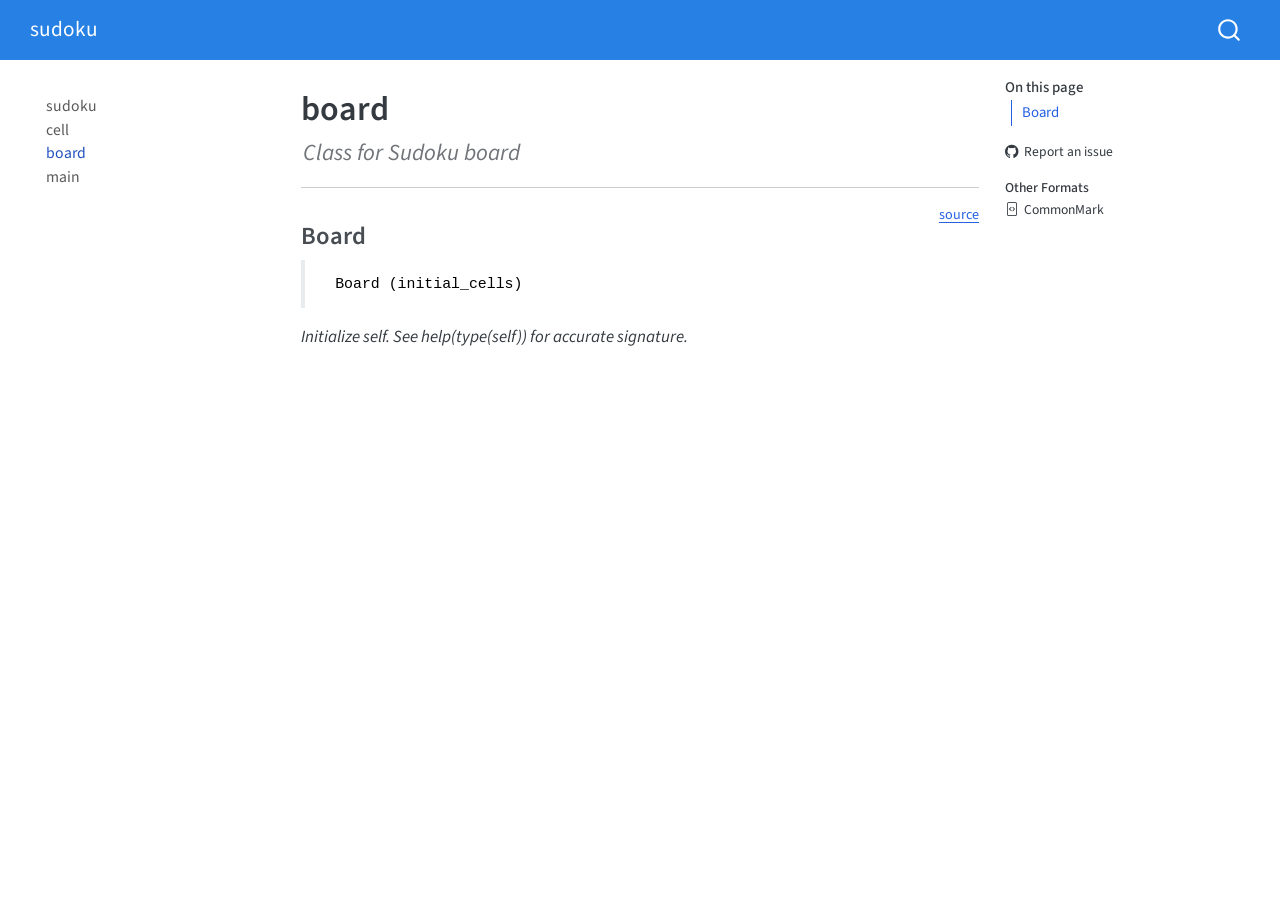
<file: _docs/board.html>
<!DOCTYPE html>
<html xmlns="http://www.w3.org/1999/xhtml" lang="en" xml:lang="en"><head>

<meta charset="utf-8">
<meta name="generator" content="quarto-1.8.26">

<meta name="viewport" content="width=device-width, initial-scale=1.0, user-scalable=yes">

<meta name="description" content="Class for Sudoku board">

<title>board – sudoku</title>
<style>
code{white-space: pre-wrap;}
span.smallcaps{font-variant: small-caps;}
div.columns{display: flex; gap: min(4vw, 1.5em);}
div.column{flex: auto; overflow-x: auto;}
div.hanging-indent{margin-left: 1.5em; text-indent: -1.5em;}
ul.task-list{list-style: none;}
ul.task-list li input[type="checkbox"] {
  width: 0.8em;
  margin: 0 0.8em 0.2em -1em; /* quarto-specific, see https://github.com/quarto-dev/quarto-cli/issues/4556 */ 
  vertical-align: middle;
}
</style>


<script src="site_libs/quarto-nav/quarto-nav.js"></script>
<script src="site_libs/quarto-nav/headroom.min.js"></script>
<script src="site_libs/clipboard/clipboard.min.js"></script>
<script src="site_libs/quarto-search/autocomplete.umd.js"></script>
<script src="site_libs/quarto-search/fuse.min.js"></script>
<script src="site_libs/quarto-search/quarto-search.js"></script>
<meta name="quarto:offset" content="./">
<script src="site_libs/quarto-html/quarto.js" type="module"></script>
<script src="site_libs/quarto-html/tabsets/tabsets.js" type="module"></script>
<script src="site_libs/quarto-html/axe/axe-check.js" type="module"></script>
<script src="site_libs/quarto-html/popper.min.js"></script>
<script src="site_libs/quarto-html/tippy.umd.min.js"></script>
<script src="site_libs/quarto-html/anchor.min.js"></script>
<link href="site_libs/quarto-html/tippy.css" rel="stylesheet">
<link href="site_libs/quarto-html/quarto-syntax-highlighting-587c61ba64f3a5504c4d52d930310e48.css" rel="stylesheet" id="quarto-text-highlighting-styles">
<script src="site_libs/bootstrap/bootstrap.min.js"></script>
<link href="site_libs/bootstrap/bootstrap-icons.css" rel="stylesheet">
<link href="site_libs/bootstrap/bootstrap-650a5e24be27cb1f182660b819f04696.min.css" rel="stylesheet" append-hash="true" id="quarto-bootstrap" data-mode="light">
<script id="quarto-search-options" type="application/json">{
  "location": "navbar",
  "copy-button": false,
  "collapse-after": 3,
  "panel-placement": "end",
  "type": "overlay",
  "limit": 50,
  "keyboard-shortcut": [
    "f",
    "/",
    "s"
  ],
  "show-item-context": false,
  "language": {
    "search-no-results-text": "No results",
    "search-matching-documents-text": "matching documents",
    "search-copy-link-title": "Copy link to search",
    "search-hide-matches-text": "Hide additional matches",
    "search-more-match-text": "more match in this document",
    "search-more-matches-text": "more matches in this document",
    "search-clear-button-title": "Clear",
    "search-text-placeholder": "",
    "search-detached-cancel-button-title": "Cancel",
    "search-submit-button-title": "Submit",
    "search-label": "Search"
  }
}</script>


<link rel="stylesheet" href="styles.css">
<meta property="og:title" content="board – sudoku">
<meta property="og:description" content="Class for Sudoku board">
<meta property="og:site_name" content="sudoku">
<meta name="twitter:title" content="board – sudoku">
<meta name="twitter:description" content="Class for Sudoku board">
<meta name="twitter:card" content="summary">
</head>

<body class="nav-sidebar floating nav-fixed quarto-light">

<div id="quarto-search-results"></div>
  <header id="quarto-header" class="headroom fixed-top">
    <nav class="navbar navbar-expand-lg " data-bs-theme="dark">
      <div class="navbar-container container-fluid">
      <div class="navbar-brand-container mx-auto">
    <a class="navbar-brand" href="./index.html">
    <span class="navbar-title">sudoku</span>
    </a>
  </div>
        <div class="quarto-navbar-tools tools-end">
</div>
          <div id="quarto-search" class="" title="Search"></div>
      </div> <!-- /container-fluid -->
    </nav>
  <nav class="quarto-secondary-nav">
    <div class="container-fluid d-flex">
      <button type="button" class="quarto-btn-toggle btn" data-bs-toggle="collapse" role="button" data-bs-target=".quarto-sidebar-collapse-item" aria-controls="quarto-sidebar" aria-expanded="false" aria-label="Toggle sidebar navigation" onclick="if (window.quartoToggleHeadroom) { window.quartoToggleHeadroom(); }">
        <i class="bi bi-layout-text-sidebar-reverse"></i>
      </button>
        <nav class="quarto-page-breadcrumbs" aria-label="breadcrumb"><ol class="breadcrumb"><li class="breadcrumb-item"><a href="./board.html">board</a></li></ol></nav>
        <a class="flex-grow-1" role="navigation" data-bs-toggle="collapse" data-bs-target=".quarto-sidebar-collapse-item" aria-controls="quarto-sidebar" aria-expanded="false" aria-label="Toggle sidebar navigation" onclick="if (window.quartoToggleHeadroom) { window.quartoToggleHeadroom(); }">      
        </a>
    </div>
  </nav>
</header>
<!-- content -->
<div id="quarto-content" class="quarto-container page-columns page-rows-contents page-layout-article page-navbar">
<!-- sidebar -->
  <nav id="quarto-sidebar" class="sidebar collapse collapse-horizontal quarto-sidebar-collapse-item sidebar-navigation floating overflow-auto">
    <div class="sidebar-menu-container"> 
    <ul class="list-unstyled mt-1">
        <li class="sidebar-item">
  <div class="sidebar-item-container"> 
  <a href="./index.html" class="sidebar-item-text sidebar-link">
 <span class="menu-text">sudoku</span></a>
  </div>
</li>
        <li class="sidebar-item">
  <div class="sidebar-item-container"> 
  <a href="./cell.html" class="sidebar-item-text sidebar-link">
 <span class="menu-text">cell</span></a>
  </div>
</li>
        <li class="sidebar-item">
  <div class="sidebar-item-container"> 
  <a href="./board.html" class="sidebar-item-text sidebar-link active">
 <span class="menu-text">board</span></a>
  </div>
</li>
        <li class="sidebar-item">
  <div class="sidebar-item-container"> 
  <a href="./main.html" class="sidebar-item-text sidebar-link">
 <span class="menu-text">main</span></a>
  </div>
</li>
    </ul>
    </div>
</nav>
<div id="quarto-sidebar-glass" class="quarto-sidebar-collapse-item" data-bs-toggle="collapse" data-bs-target=".quarto-sidebar-collapse-item"></div>
<!-- margin-sidebar -->
    <div id="quarto-margin-sidebar" class="sidebar margin-sidebar">
        <nav id="TOC" role="doc-toc" class="toc-active">
    <h2 id="toc-title">On this page</h2>
   
  <ul>
  <li><a href="#board" id="toc-board" class="nav-link active" data-scroll-target="#board">Board</a></li>
  </ul>
<div class="toc-actions"><ul><li><a href="https://github.com/emagri/sudoku/issues/new" class="toc-action"><i class="bi bi-github"></i>Report an issue</a></li></ul></div><div class="quarto-alternate-formats"><h2>Other Formats</h2><ul><li><a href="board.html.md"><i class="bi bi-file-code"></i>CommonMark</a></li></ul></div></nav>
    </div>
<!-- main -->
<main class="content" id="quarto-document-content">

<header id="title-block-header" class="quarto-title-block default">
<div class="quarto-title">
<h1 class="title">board</h1>
</div>

<div>
  <div class="description">
    Class for Sudoku board
  </div>
</div>


<div class="quarto-title-meta">

    
  
    
  </div>
  


</header>


<!-- WARNING: THIS FILE WAS AUTOGENERATED! DO NOT EDIT! -->
<hr>
<p><a href="https://github.com/emagri/sudoku/blob/main/sudoku/board.py#L15" target="_blank" style="float:right; font-size:smaller">source</a></p>
<section id="board" class="level3">
<h3 class="anchored" data-anchor-id="board">Board</h3>
<blockquote class="blockquote">
<pre><code> Board (initial_cells)</code></pre>
</blockquote>
<p><em>Initialize self. See help(type(self)) for accurate signature.</em></p>


</section>

</main> <!-- /main -->
<script id="quarto-html-after-body" type="application/javascript">
  window.document.addEventListener("DOMContentLoaded", function (event) {
    const icon = "";
    const anchorJS = new window.AnchorJS();
    anchorJS.options = {
      placement: 'right',
      icon: icon
    };
    anchorJS.add('.anchored');
    const isCodeAnnotation = (el) => {
      for (const clz of el.classList) {
        if (clz.startsWith('code-annotation-')) {                     
          return true;
        }
      }
      return false;
    }
    const onCopySuccess = function(e) {
      // button target
      const button = e.trigger;
      // don't keep focus
      button.blur();
      // flash "checked"
      button.classList.add('code-copy-button-checked');
      var currentTitle = button.getAttribute("title");
      button.setAttribute("title", "Copied!");
      let tooltip;
      if (window.bootstrap) {
        button.setAttribute("data-bs-toggle", "tooltip");
        button.setAttribute("data-bs-placement", "left");
        button.setAttribute("data-bs-title", "Copied!");
        tooltip = new bootstrap.Tooltip(button, 
          { trigger: "manual", 
            customClass: "code-copy-button-tooltip",
            offset: [0, -8]});
        tooltip.show();    
      }
      setTimeout(function() {
        if (tooltip) {
          tooltip.hide();
          button.removeAttribute("data-bs-title");
          button.removeAttribute("data-bs-toggle");
          button.removeAttribute("data-bs-placement");
        }
        button.setAttribute("title", currentTitle);
        button.classList.remove('code-copy-button-checked');
      }, 1000);
      // clear code selection
      e.clearSelection();
    }
    const getTextToCopy = function(trigger) {
      const outerScaffold = trigger.parentElement.cloneNode(true);
      const codeEl = outerScaffold.querySelector('code');
      for (const childEl of codeEl.children) {
        if (isCodeAnnotation(childEl)) {
          childEl.remove();
        }
      }
      return codeEl.innerText;
    }
    const clipboard = new window.ClipboardJS('.code-copy-button:not([data-in-quarto-modal])', {
      text: getTextToCopy
    });
    clipboard.on('success', onCopySuccess);
    if (window.document.getElementById('quarto-embedded-source-code-modal')) {
      const clipboardModal = new window.ClipboardJS('.code-copy-button[data-in-quarto-modal]', {
        text: getTextToCopy,
        container: window.document.getElementById('quarto-embedded-source-code-modal')
      });
      clipboardModal.on('success', onCopySuccess);
    }
      var localhostRegex = new RegExp(/^(?:http|https):\/\/localhost\:?[0-9]*\//);
      var mailtoRegex = new RegExp(/^mailto:/);
        var filterRegex = new RegExp("https:\/\/emagri\.github\.io\/sudoku");
      var isInternal = (href) => {
          return filterRegex.test(href) || localhostRegex.test(href) || mailtoRegex.test(href);
      }
      // Inspect non-navigation links and adorn them if external
     var links = window.document.querySelectorAll('a[href]:not(.nav-link):not(.navbar-brand):not(.toc-action):not(.sidebar-link):not(.sidebar-item-toggle):not(.pagination-link):not(.no-external):not([aria-hidden]):not(.dropdown-item):not(.quarto-navigation-tool):not(.about-link)');
      for (var i=0; i<links.length; i++) {
        const link = links[i];
        if (!isInternal(link.href)) {
          // undo the damage that might have been done by quarto-nav.js in the case of
          // links that we want to consider external
          if (link.dataset.originalHref !== undefined) {
            link.href = link.dataset.originalHref;
          }
        }
      }
    function tippyHover(el, contentFn, onTriggerFn, onUntriggerFn) {
      const config = {
        allowHTML: true,
        maxWidth: 500,
        delay: 100,
        arrow: false,
        appendTo: function(el) {
            return el.parentElement;
        },
        interactive: true,
        interactiveBorder: 10,
        theme: 'quarto',
        placement: 'bottom-start',
      };
      if (contentFn) {
        config.content = contentFn;
      }
      if (onTriggerFn) {
        config.onTrigger = onTriggerFn;
      }
      if (onUntriggerFn) {
        config.onUntrigger = onUntriggerFn;
      }
      window.tippy(el, config); 
    }
    const noterefs = window.document.querySelectorAll('a[role="doc-noteref"]');
    for (var i=0; i<noterefs.length; i++) {
      const ref = noterefs[i];
      tippyHover(ref, function() {
        // use id or data attribute instead here
        let href = ref.getAttribute('data-footnote-href') || ref.getAttribute('href');
        try { href = new URL(href).hash; } catch {}
        const id = href.replace(/^#\/?/, "");
        const note = window.document.getElementById(id);
        if (note) {
          return note.innerHTML;
        } else {
          return "";
        }
      });
    }
    const xrefs = window.document.querySelectorAll('a.quarto-xref');
    const processXRef = (id, note) => {
      // Strip column container classes
      const stripColumnClz = (el) => {
        el.classList.remove("page-full", "page-columns");
        if (el.children) {
          for (const child of el.children) {
            stripColumnClz(child);
          }
        }
      }
      stripColumnClz(note)
      if (id === null || id.startsWith('sec-')) {
        // Special case sections, only their first couple elements
        const container = document.createElement("div");
        if (note.children && note.children.length > 2) {
          container.appendChild(note.children[0].cloneNode(true));
          for (let i = 1; i < note.children.length; i++) {
            const child = note.children[i];
            if (child.tagName === "P" && child.innerText === "") {
              continue;
            } else {
              container.appendChild(child.cloneNode(true));
              break;
            }
          }
          if (window.Quarto?.typesetMath) {
            window.Quarto.typesetMath(container);
          }
          return container.innerHTML
        } else {
          if (window.Quarto?.typesetMath) {
            window.Quarto.typesetMath(note);
          }
          return note.innerHTML;
        }
      } else {
        // Remove any anchor links if they are present
        const anchorLink = note.querySelector('a.anchorjs-link');
        if (anchorLink) {
          anchorLink.remove();
        }
        if (window.Quarto?.typesetMath) {
          window.Quarto.typesetMath(note);
        }
        if (note.classList.contains("callout")) {
          return note.outerHTML;
        } else {
          return note.innerHTML;
        }
      }
    }
    for (var i=0; i<xrefs.length; i++) {
      const xref = xrefs[i];
      tippyHover(xref, undefined, function(instance) {
        instance.disable();
        let url = xref.getAttribute('href');
        let hash = undefined; 
        if (url.startsWith('#')) {
          hash = url;
        } else {
          try { hash = new URL(url).hash; } catch {}
        }
        if (hash) {
          const id = hash.replace(/^#\/?/, "");
          const note = window.document.getElementById(id);
          if (note !== null) {
            try {
              const html = processXRef(id, note.cloneNode(true));
              instance.setContent(html);
            } finally {
              instance.enable();
              instance.show();
            }
          } else {
            // See if we can fetch this
            fetch(url.split('#')[0])
            .then(res => res.text())
            .then(html => {
              const parser = new DOMParser();
              const htmlDoc = parser.parseFromString(html, "text/html");
              const note = htmlDoc.getElementById(id);
              if (note !== null) {
                const html = processXRef(id, note);
                instance.setContent(html);
              } 
            }).finally(() => {
              instance.enable();
              instance.show();
            });
          }
        } else {
          // See if we can fetch a full url (with no hash to target)
          // This is a special case and we should probably do some content thinning / targeting
          fetch(url)
          .then(res => res.text())
          .then(html => {
            const parser = new DOMParser();
            const htmlDoc = parser.parseFromString(html, "text/html");
            const note = htmlDoc.querySelector('main.content');
            if (note !== null) {
              // This should only happen for chapter cross references
              // (since there is no id in the URL)
              // remove the first header
              if (note.children.length > 0 && note.children[0].tagName === "HEADER") {
                note.children[0].remove();
              }
              const html = processXRef(null, note);
              instance.setContent(html);
            } 
          }).finally(() => {
            instance.enable();
            instance.show();
          });
        }
      }, function(instance) {
      });
    }
        let selectedAnnoteEl;
        const selectorForAnnotation = ( cell, annotation) => {
          let cellAttr = 'data-code-cell="' + cell + '"';
          let lineAttr = 'data-code-annotation="' +  annotation + '"';
          const selector = 'span[' + cellAttr + '][' + lineAttr + ']';
          return selector;
        }
        const selectCodeLines = (annoteEl) => {
          const doc = window.document;
          const targetCell = annoteEl.getAttribute("data-target-cell");
          const targetAnnotation = annoteEl.getAttribute("data-target-annotation");
          const annoteSpan = window.document.querySelector(selectorForAnnotation(targetCell, targetAnnotation));
          const lines = annoteSpan.getAttribute("data-code-lines").split(",");
          const lineIds = lines.map((line) => {
            return targetCell + "-" + line;
          })
          let top = null;
          let height = null;
          let parent = null;
          if (lineIds.length > 0) {
              //compute the position of the single el (top and bottom and make a div)
              const el = window.document.getElementById(lineIds[0]);
              top = el.offsetTop;
              height = el.offsetHeight;
              parent = el.parentElement.parentElement;
            if (lineIds.length > 1) {
              const lastEl = window.document.getElementById(lineIds[lineIds.length - 1]);
              const bottom = lastEl.offsetTop + lastEl.offsetHeight;
              height = bottom - top;
            }
            if (top !== null && height !== null && parent !== null) {
              // cook up a div (if necessary) and position it 
              let div = window.document.getElementById("code-annotation-line-highlight");
              if (div === null) {
                div = window.document.createElement("div");
                div.setAttribute("id", "code-annotation-line-highlight");
                div.style.position = 'absolute';
                parent.appendChild(div);
              }
              div.style.top = top - 2 + "px";
              div.style.height = height + 4 + "px";
              div.style.left = 0;
              let gutterDiv = window.document.getElementById("code-annotation-line-highlight-gutter");
              if (gutterDiv === null) {
                gutterDiv = window.document.createElement("div");
                gutterDiv.setAttribute("id", "code-annotation-line-highlight-gutter");
                gutterDiv.style.position = 'absolute';
                const codeCell = window.document.getElementById(targetCell);
                const gutter = codeCell.querySelector('.code-annotation-gutter');
                gutter.appendChild(gutterDiv);
              }
              gutterDiv.style.top = top - 2 + "px";
              gutterDiv.style.height = height + 4 + "px";
            }
            selectedAnnoteEl = annoteEl;
          }
        };
        const unselectCodeLines = () => {
          const elementsIds = ["code-annotation-line-highlight", "code-annotation-line-highlight-gutter"];
          elementsIds.forEach((elId) => {
            const div = window.document.getElementById(elId);
            if (div) {
              div.remove();
            }
          });
          selectedAnnoteEl = undefined;
        };
          // Handle positioning of the toggle
      window.addEventListener(
        "resize",
        throttle(() => {
          elRect = undefined;
          if (selectedAnnoteEl) {
            selectCodeLines(selectedAnnoteEl);
          }
        }, 10)
      );
      function throttle(fn, ms) {
      let throttle = false;
      let timer;
        return (...args) => {
          if(!throttle) { // first call gets through
              fn.apply(this, args);
              throttle = true;
          } else { // all the others get throttled
              if(timer) clearTimeout(timer); // cancel #2
              timer = setTimeout(() => {
                fn.apply(this, args);
                timer = throttle = false;
              }, ms);
          }
        };
      }
        // Attach click handler to the DT
        const annoteDls = window.document.querySelectorAll('dt[data-target-cell]');
        for (const annoteDlNode of annoteDls) {
          annoteDlNode.addEventListener('click', (event) => {
            const clickedEl = event.target;
            if (clickedEl !== selectedAnnoteEl) {
              unselectCodeLines();
              const activeEl = window.document.querySelector('dt[data-target-cell].code-annotation-active');
              if (activeEl) {
                activeEl.classList.remove('code-annotation-active');
              }
              selectCodeLines(clickedEl);
              clickedEl.classList.add('code-annotation-active');
            } else {
              // Unselect the line
              unselectCodeLines();
              clickedEl.classList.remove('code-annotation-active');
            }
          });
        }
    const findCites = (el) => {
      const parentEl = el.parentElement;
      if (parentEl) {
        const cites = parentEl.dataset.cites;
        if (cites) {
          return {
            el,
            cites: cites.split(' ')
          };
        } else {
          return findCites(el.parentElement)
        }
      } else {
        return undefined;
      }
    };
    var bibliorefs = window.document.querySelectorAll('a[role="doc-biblioref"]');
    for (var i=0; i<bibliorefs.length; i++) {
      const ref = bibliorefs[i];
      const citeInfo = findCites(ref);
      if (citeInfo) {
        tippyHover(citeInfo.el, function() {
          var popup = window.document.createElement('div');
          citeInfo.cites.forEach(function(cite) {
            var citeDiv = window.document.createElement('div');
            citeDiv.classList.add('hanging-indent');
            citeDiv.classList.add('csl-entry');
            var biblioDiv = window.document.getElementById('ref-' + cite);
            if (biblioDiv) {
              citeDiv.innerHTML = biblioDiv.innerHTML;
            }
            popup.appendChild(citeDiv);
          });
          return popup.innerHTML;
        });
      }
    }
  });
  </script>
</div> <!-- /content -->




<footer class="footer"><div class="nav-footer"><div class="nav-footer-center"><div class="toc-actions d-sm-block d-md-none"><ul><li><a href="https://github.com/emagri/sudoku/issues/new" class="toc-action"><i class="bi bi-github"></i>Report an issue</a></li></ul></div></div></div></footer></body></html>
</file>
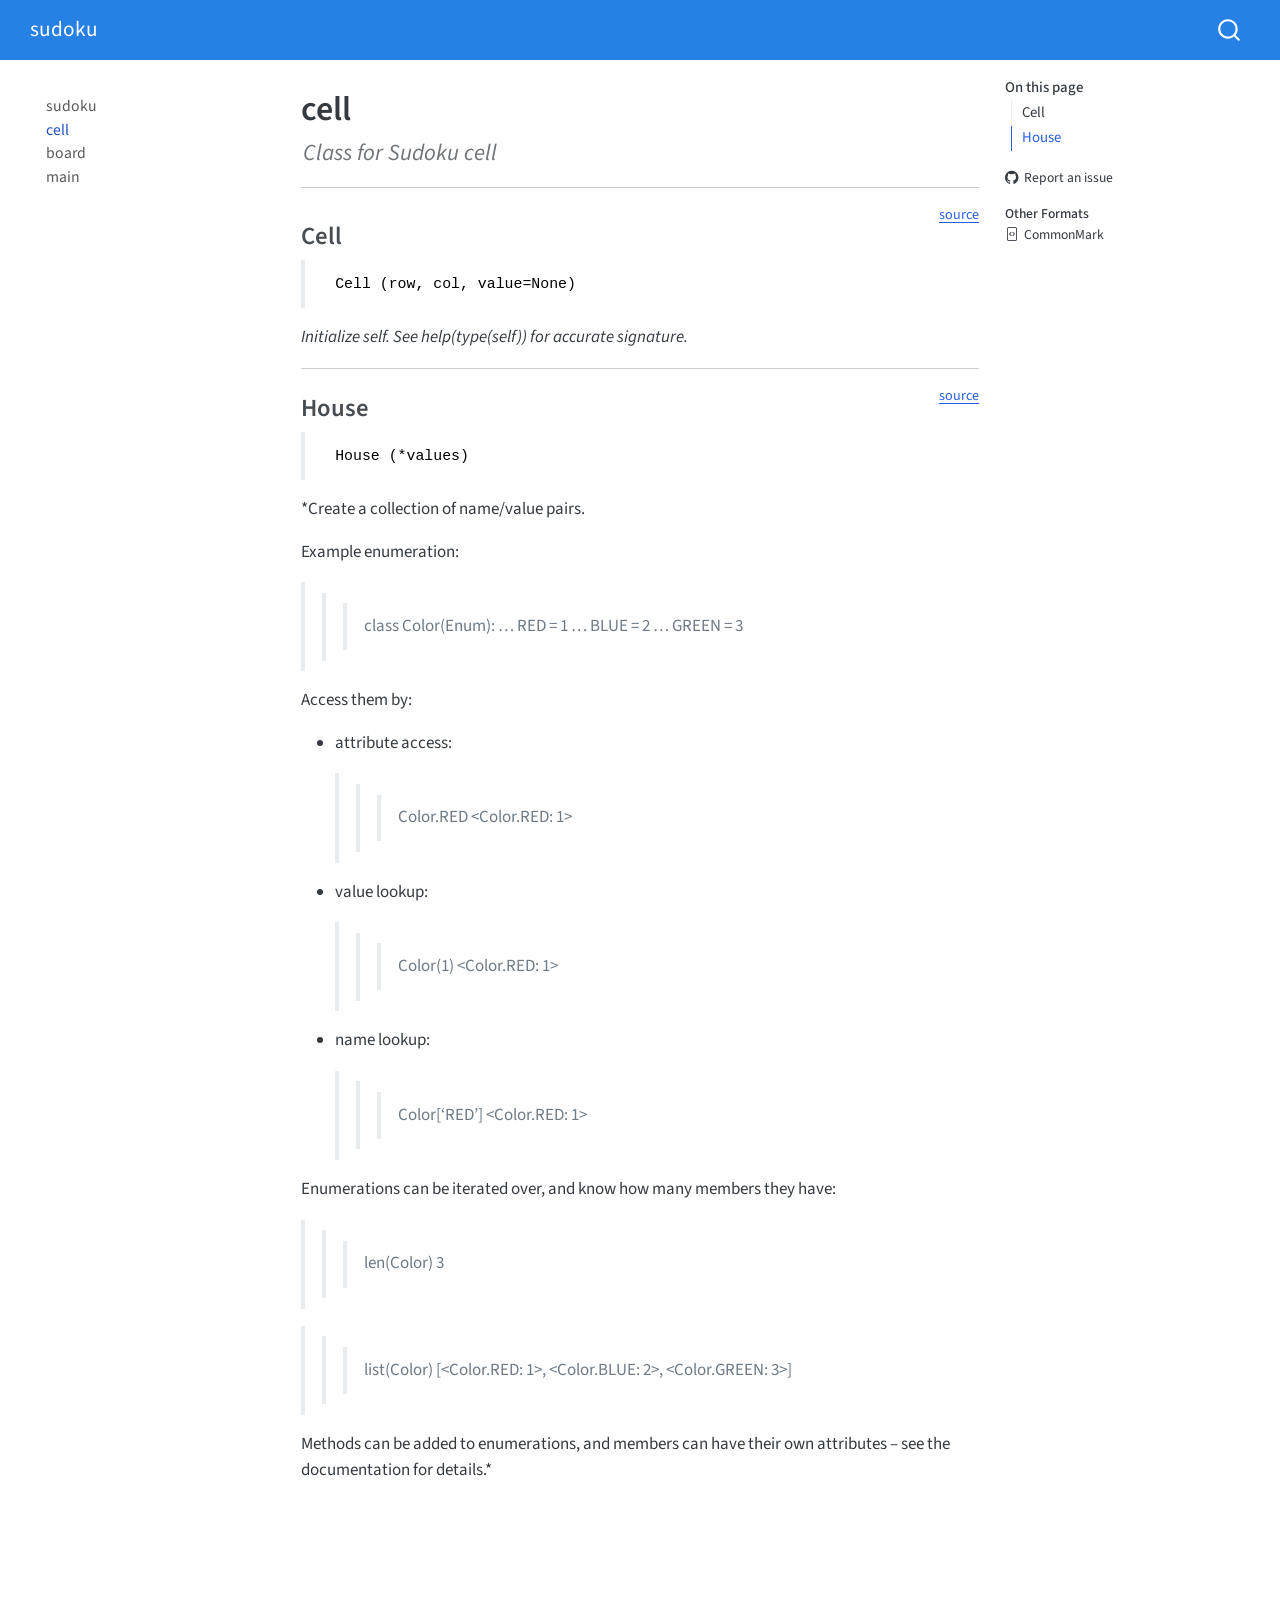
<file: _docs/cell.html>
<!DOCTYPE html>
<html xmlns="http://www.w3.org/1999/xhtml" lang="en" xml:lang="en"><head>

<meta charset="utf-8">
<meta name="generator" content="quarto-1.8.26">

<meta name="viewport" content="width=device-width, initial-scale=1.0, user-scalable=yes">

<meta name="description" content="Class for Sudoku cell">

<title>cell – sudoku</title>
<style>
code{white-space: pre-wrap;}
span.smallcaps{font-variant: small-caps;}
div.columns{display: flex; gap: min(4vw, 1.5em);}
div.column{flex: auto; overflow-x: auto;}
div.hanging-indent{margin-left: 1.5em; text-indent: -1.5em;}
ul.task-list{list-style: none;}
ul.task-list li input[type="checkbox"] {
  width: 0.8em;
  margin: 0 0.8em 0.2em -1em; /* quarto-specific, see https://github.com/quarto-dev/quarto-cli/issues/4556 */ 
  vertical-align: middle;
}
</style>


<script src="site_libs/quarto-nav/quarto-nav.js"></script>
<script src="site_libs/quarto-nav/headroom.min.js"></script>
<script src="site_libs/clipboard/clipboard.min.js"></script>
<script src="site_libs/quarto-search/autocomplete.umd.js"></script>
<script src="site_libs/quarto-search/fuse.min.js"></script>
<script src="site_libs/quarto-search/quarto-search.js"></script>
<meta name="quarto:offset" content="./">
<script src="site_libs/quarto-html/quarto.js" type="module"></script>
<script src="site_libs/quarto-html/tabsets/tabsets.js" type="module"></script>
<script src="site_libs/quarto-html/axe/axe-check.js" type="module"></script>
<script src="site_libs/quarto-html/popper.min.js"></script>
<script src="site_libs/quarto-html/tippy.umd.min.js"></script>
<script src="site_libs/quarto-html/anchor.min.js"></script>
<link href="site_libs/quarto-html/tippy.css" rel="stylesheet">
<link href="site_libs/quarto-html/quarto-syntax-highlighting-587c61ba64f3a5504c4d52d930310e48.css" rel="stylesheet" id="quarto-text-highlighting-styles">
<script src="site_libs/bootstrap/bootstrap.min.js"></script>
<link href="site_libs/bootstrap/bootstrap-icons.css" rel="stylesheet">
<link href="site_libs/bootstrap/bootstrap-650a5e24be27cb1f182660b819f04696.min.css" rel="stylesheet" append-hash="true" id="quarto-bootstrap" data-mode="light">
<script id="quarto-search-options" type="application/json">{
  "location": "navbar",
  "copy-button": false,
  "collapse-after": 3,
  "panel-placement": "end",
  "type": "overlay",
  "limit": 50,
  "keyboard-shortcut": [
    "f",
    "/",
    "s"
  ],
  "show-item-context": false,
  "language": {
    "search-no-results-text": "No results",
    "search-matching-documents-text": "matching documents",
    "search-copy-link-title": "Copy link to search",
    "search-hide-matches-text": "Hide additional matches",
    "search-more-match-text": "more match in this document",
    "search-more-matches-text": "more matches in this document",
    "search-clear-button-title": "Clear",
    "search-text-placeholder": "",
    "search-detached-cancel-button-title": "Cancel",
    "search-submit-button-title": "Submit",
    "search-label": "Search"
  }
}</script>


<link rel="stylesheet" href="styles.css">
<meta property="og:title" content="cell – sudoku">
<meta property="og:description" content="Class for Sudoku cell">
<meta property="og:site_name" content="sudoku">
<meta name="twitter:title" content="cell – sudoku">
<meta name="twitter:description" content="Class for Sudoku cell">
<meta name="twitter:card" content="summary">
</head>

<body class="nav-sidebar floating nav-fixed quarto-light">

<div id="quarto-search-results"></div>
  <header id="quarto-header" class="headroom fixed-top">
    <nav class="navbar navbar-expand-lg " data-bs-theme="dark">
      <div class="navbar-container container-fluid">
      <div class="navbar-brand-container mx-auto">
    <a class="navbar-brand" href="./index.html">
    <span class="navbar-title">sudoku</span>
    </a>
  </div>
        <div class="quarto-navbar-tools tools-end">
</div>
          <div id="quarto-search" class="" title="Search"></div>
      </div> <!-- /container-fluid -->
    </nav>
  <nav class="quarto-secondary-nav">
    <div class="container-fluid d-flex">
      <button type="button" class="quarto-btn-toggle btn" data-bs-toggle="collapse" role="button" data-bs-target=".quarto-sidebar-collapse-item" aria-controls="quarto-sidebar" aria-expanded="false" aria-label="Toggle sidebar navigation" onclick="if (window.quartoToggleHeadroom) { window.quartoToggleHeadroom(); }">
        <i class="bi bi-layout-text-sidebar-reverse"></i>
      </button>
        <nav class="quarto-page-breadcrumbs" aria-label="breadcrumb"><ol class="breadcrumb"><li class="breadcrumb-item"><a href="./cell.html">cell</a></li></ol></nav>
        <a class="flex-grow-1" role="navigation" data-bs-toggle="collapse" data-bs-target=".quarto-sidebar-collapse-item" aria-controls="quarto-sidebar" aria-expanded="false" aria-label="Toggle sidebar navigation" onclick="if (window.quartoToggleHeadroom) { window.quartoToggleHeadroom(); }">      
        </a>
    </div>
  </nav>
</header>
<!-- content -->
<div id="quarto-content" class="quarto-container page-columns page-rows-contents page-layout-article page-navbar">
<!-- sidebar -->
  <nav id="quarto-sidebar" class="sidebar collapse collapse-horizontal quarto-sidebar-collapse-item sidebar-navigation floating overflow-auto">
    <div class="sidebar-menu-container"> 
    <ul class="list-unstyled mt-1">
        <li class="sidebar-item">
  <div class="sidebar-item-container"> 
  <a href="./index.html" class="sidebar-item-text sidebar-link">
 <span class="menu-text">sudoku</span></a>
  </div>
</li>
        <li class="sidebar-item">
  <div class="sidebar-item-container"> 
  <a href="./cell.html" class="sidebar-item-text sidebar-link active">
 <span class="menu-text">cell</span></a>
  </div>
</li>
        <li class="sidebar-item">
  <div class="sidebar-item-container"> 
  <a href="./board.html" class="sidebar-item-text sidebar-link">
 <span class="menu-text">board</span></a>
  </div>
</li>
        <li class="sidebar-item">
  <div class="sidebar-item-container"> 
  <a href="./main.html" class="sidebar-item-text sidebar-link">
 <span class="menu-text">main</span></a>
  </div>
</li>
    </ul>
    </div>
</nav>
<div id="quarto-sidebar-glass" class="quarto-sidebar-collapse-item" data-bs-toggle="collapse" data-bs-target=".quarto-sidebar-collapse-item"></div>
<!-- margin-sidebar -->
    <div id="quarto-margin-sidebar" class="sidebar margin-sidebar">
        <nav id="TOC" role="doc-toc" class="toc-active">
    <h2 id="toc-title">On this page</h2>
   
  <ul>
  <li><a href="#cell" id="toc-cell" class="nav-link active" data-scroll-target="#cell">Cell</a></li>
  <li><a href="#house" id="toc-house" class="nav-link" data-scroll-target="#house">House</a></li>
  </ul>
<div class="toc-actions"><ul><li><a href="https://github.com/emagri/sudoku/issues/new" class="toc-action"><i class="bi bi-github"></i>Report an issue</a></li></ul></div><div class="quarto-alternate-formats"><h2>Other Formats</h2><ul><li><a href="cell.html.md"><i class="bi bi-file-code"></i>CommonMark</a></li></ul></div></nav>
    </div>
<!-- main -->
<main class="content" id="quarto-document-content">

<header id="title-block-header" class="quarto-title-block default">
<div class="quarto-title">
<h1 class="title">cell</h1>
</div>

<div>
  <div class="description">
    Class for Sudoku cell
  </div>
</div>


<div class="quarto-title-meta">

    
  
    
  </div>
  


</header>


<!-- WARNING: THIS FILE WAS AUTOGENERATED! DO NOT EDIT! -->
<hr>
<p><a href="https://github.com/emagri/sudoku/blob/main/sudoku/cell.py#L18" target="_blank" style="float:right; font-size:smaller">source</a></p>
<section id="cell" class="level3">
<h3 class="anchored" data-anchor-id="cell">Cell</h3>
<blockquote class="blockquote">
<pre><code> Cell (row, col, value=None)</code></pre>
</blockquote>
<p><em>Initialize self. See help(type(self)) for accurate signature.</em></p>
<hr>
<p><a href="https://github.com/emagri/sudoku/blob/main/sudoku/cell.py#L13" target="_blank" style="float:right; font-size:smaller">source</a></p>
</section>
<section id="house" class="level3">
<h3 class="anchored" data-anchor-id="house">House</h3>
<blockquote class="blockquote">
<pre><code> House (*values)</code></pre>
</blockquote>
<p>*Create a collection of name/value pairs.</p>
<p>Example enumeration:</p>
<blockquote class="blockquote">
<blockquote class="blockquote">
<blockquote class="blockquote">
<p>class Color(Enum): … RED = 1 … BLUE = 2 … GREEN = 3</p>
</blockquote>
</blockquote>
</blockquote>
<p>Access them by:</p>
<ul>
<li><p>attribute access:</p>
<blockquote class="blockquote">
<blockquote class="blockquote">
<blockquote class="blockquote">
<p>Color.RED &lt;Color.RED: 1&gt;</p>
</blockquote>
</blockquote>
</blockquote></li>
<li><p>value lookup:</p>
<blockquote class="blockquote">
<blockquote class="blockquote">
<blockquote class="blockquote">
<p>Color(1) &lt;Color.RED: 1&gt;</p>
</blockquote>
</blockquote>
</blockquote></li>
<li><p>name lookup:</p>
<blockquote class="blockquote">
<blockquote class="blockquote">
<blockquote class="blockquote">
<p>Color[‘RED’] &lt;Color.RED: 1&gt;</p>
</blockquote>
</blockquote>
</blockquote></li>
</ul>
<p>Enumerations can be iterated over, and know how many members they have:</p>
<blockquote class="blockquote">
<blockquote class="blockquote">
<blockquote class="blockquote">
<p>len(Color) 3</p>
</blockquote>
</blockquote>
</blockquote>
<blockquote class="blockquote">
<blockquote class="blockquote">
<blockquote class="blockquote">
<p>list(Color) [&lt;Color.RED: 1&gt;, &lt;Color.BLUE: 2&gt;, &lt;Color.GREEN: 3&gt;]</p>
</blockquote>
</blockquote>
</blockquote>
<p>Methods can be added to enumerations, and members can have their own attributes – see the documentation for details.*</p>


</section>

</main> <!-- /main -->
<script id="quarto-html-after-body" type="application/javascript">
  window.document.addEventListener("DOMContentLoaded", function (event) {
    const icon = "";
    const anchorJS = new window.AnchorJS();
    anchorJS.options = {
      placement: 'right',
      icon: icon
    };
    anchorJS.add('.anchored');
    const isCodeAnnotation = (el) => {
      for (const clz of el.classList) {
        if (clz.startsWith('code-annotation-')) {                     
          return true;
        }
      }
      return false;
    }
    const onCopySuccess = function(e) {
      // button target
      const button = e.trigger;
      // don't keep focus
      button.blur();
      // flash "checked"
      button.classList.add('code-copy-button-checked');
      var currentTitle = button.getAttribute("title");
      button.setAttribute("title", "Copied!");
      let tooltip;
      if (window.bootstrap) {
        button.setAttribute("data-bs-toggle", "tooltip");
        button.setAttribute("data-bs-placement", "left");
        button.setAttribute("data-bs-title", "Copied!");
        tooltip = new bootstrap.Tooltip(button, 
          { trigger: "manual", 
            customClass: "code-copy-button-tooltip",
            offset: [0, -8]});
        tooltip.show();    
      }
      setTimeout(function() {
        if (tooltip) {
          tooltip.hide();
          button.removeAttribute("data-bs-title");
          button.removeAttribute("data-bs-toggle");
          button.removeAttribute("data-bs-placement");
        }
        button.setAttribute("title", currentTitle);
        button.classList.remove('code-copy-button-checked');
      }, 1000);
      // clear code selection
      e.clearSelection();
    }
    const getTextToCopy = function(trigger) {
      const outerScaffold = trigger.parentElement.cloneNode(true);
      const codeEl = outerScaffold.querySelector('code');
      for (const childEl of codeEl.children) {
        if (isCodeAnnotation(childEl)) {
          childEl.remove();
        }
      }
      return codeEl.innerText;
    }
    const clipboard = new window.ClipboardJS('.code-copy-button:not([data-in-quarto-modal])', {
      text: getTextToCopy
    });
    clipboard.on('success', onCopySuccess);
    if (window.document.getElementById('quarto-embedded-source-code-modal')) {
      const clipboardModal = new window.ClipboardJS('.code-copy-button[data-in-quarto-modal]', {
        text: getTextToCopy,
        container: window.document.getElementById('quarto-embedded-source-code-modal')
      });
      clipboardModal.on('success', onCopySuccess);
    }
      var localhostRegex = new RegExp(/^(?:http|https):\/\/localhost\:?[0-9]*\//);
      var mailtoRegex = new RegExp(/^mailto:/);
        var filterRegex = new RegExp("https:\/\/emagri\.github\.io\/sudoku");
      var isInternal = (href) => {
          return filterRegex.test(href) || localhostRegex.test(href) || mailtoRegex.test(href);
      }
      // Inspect non-navigation links and adorn them if external
     var links = window.document.querySelectorAll('a[href]:not(.nav-link):not(.navbar-brand):not(.toc-action):not(.sidebar-link):not(.sidebar-item-toggle):not(.pagination-link):not(.no-external):not([aria-hidden]):not(.dropdown-item):not(.quarto-navigation-tool):not(.about-link)');
      for (var i=0; i<links.length; i++) {
        const link = links[i];
        if (!isInternal(link.href)) {
          // undo the damage that might have been done by quarto-nav.js in the case of
          // links that we want to consider external
          if (link.dataset.originalHref !== undefined) {
            link.href = link.dataset.originalHref;
          }
        }
      }
    function tippyHover(el, contentFn, onTriggerFn, onUntriggerFn) {
      const config = {
        allowHTML: true,
        maxWidth: 500,
        delay: 100,
        arrow: false,
        appendTo: function(el) {
            return el.parentElement;
        },
        interactive: true,
        interactiveBorder: 10,
        theme: 'quarto',
        placement: 'bottom-start',
      };
      if (contentFn) {
        config.content = contentFn;
      }
      if (onTriggerFn) {
        config.onTrigger = onTriggerFn;
      }
      if (onUntriggerFn) {
        config.onUntrigger = onUntriggerFn;
      }
      window.tippy(el, config); 
    }
    const noterefs = window.document.querySelectorAll('a[role="doc-noteref"]');
    for (var i=0; i<noterefs.length; i++) {
      const ref = noterefs[i];
      tippyHover(ref, function() {
        // use id or data attribute instead here
        let href = ref.getAttribute('data-footnote-href') || ref.getAttribute('href');
        try { href = new URL(href).hash; } catch {}
        const id = href.replace(/^#\/?/, "");
        const note = window.document.getElementById(id);
        if (note) {
          return note.innerHTML;
        } else {
          return "";
        }
      });
    }
    const xrefs = window.document.querySelectorAll('a.quarto-xref');
    const processXRef = (id, note) => {
      // Strip column container classes
      const stripColumnClz = (el) => {
        el.classList.remove("page-full", "page-columns");
        if (el.children) {
          for (const child of el.children) {
            stripColumnClz(child);
          }
        }
      }
      stripColumnClz(note)
      if (id === null || id.startsWith('sec-')) {
        // Special case sections, only their first couple elements
        const container = document.createElement("div");
        if (note.children && note.children.length > 2) {
          container.appendChild(note.children[0].cloneNode(true));
          for (let i = 1; i < note.children.length; i++) {
            const child = note.children[i];
            if (child.tagName === "P" && child.innerText === "") {
              continue;
            } else {
              container.appendChild(child.cloneNode(true));
              break;
            }
          }
          if (window.Quarto?.typesetMath) {
            window.Quarto.typesetMath(container);
          }
          return container.innerHTML
        } else {
          if (window.Quarto?.typesetMath) {
            window.Quarto.typesetMath(note);
          }
          return note.innerHTML;
        }
      } else {
        // Remove any anchor links if they are present
        const anchorLink = note.querySelector('a.anchorjs-link');
        if (anchorLink) {
          anchorLink.remove();
        }
        if (window.Quarto?.typesetMath) {
          window.Quarto.typesetMath(note);
        }
        if (note.classList.contains("callout")) {
          return note.outerHTML;
        } else {
          return note.innerHTML;
        }
      }
    }
    for (var i=0; i<xrefs.length; i++) {
      const xref = xrefs[i];
      tippyHover(xref, undefined, function(instance) {
        instance.disable();
        let url = xref.getAttribute('href');
        let hash = undefined; 
        if (url.startsWith('#')) {
          hash = url;
        } else {
          try { hash = new URL(url).hash; } catch {}
        }
        if (hash) {
          const id = hash.replace(/^#\/?/, "");
          const note = window.document.getElementById(id);
          if (note !== null) {
            try {
              const html = processXRef(id, note.cloneNode(true));
              instance.setContent(html);
            } finally {
              instance.enable();
              instance.show();
            }
          } else {
            // See if we can fetch this
            fetch(url.split('#')[0])
            .then(res => res.text())
            .then(html => {
              const parser = new DOMParser();
              const htmlDoc = parser.parseFromString(html, "text/html");
              const note = htmlDoc.getElementById(id);
              if (note !== null) {
                const html = processXRef(id, note);
                instance.setContent(html);
              } 
            }).finally(() => {
              instance.enable();
              instance.show();
            });
          }
        } else {
          // See if we can fetch a full url (with no hash to target)
          // This is a special case and we should probably do some content thinning / targeting
          fetch(url)
          .then(res => res.text())
          .then(html => {
            const parser = new DOMParser();
            const htmlDoc = parser.parseFromString(html, "text/html");
            const note = htmlDoc.querySelector('main.content');
            if (note !== null) {
              // This should only happen for chapter cross references
              // (since there is no id in the URL)
              // remove the first header
              if (note.children.length > 0 && note.children[0].tagName === "HEADER") {
                note.children[0].remove();
              }
              const html = processXRef(null, note);
              instance.setContent(html);
            } 
          }).finally(() => {
            instance.enable();
            instance.show();
          });
        }
      }, function(instance) {
      });
    }
        let selectedAnnoteEl;
        const selectorForAnnotation = ( cell, annotation) => {
          let cellAttr = 'data-code-cell="' + cell + '"';
          let lineAttr = 'data-code-annotation="' +  annotation + '"';
          const selector = 'span[' + cellAttr + '][' + lineAttr + ']';
          return selector;
        }
        const selectCodeLines = (annoteEl) => {
          const doc = window.document;
          const targetCell = annoteEl.getAttribute("data-target-cell");
          const targetAnnotation = annoteEl.getAttribute("data-target-annotation");
          const annoteSpan = window.document.querySelector(selectorForAnnotation(targetCell, targetAnnotation));
          const lines = annoteSpan.getAttribute("data-code-lines").split(",");
          const lineIds = lines.map((line) => {
            return targetCell + "-" + line;
          })
          let top = null;
          let height = null;
          let parent = null;
          if (lineIds.length > 0) {
              //compute the position of the single el (top and bottom and make a div)
              const el = window.document.getElementById(lineIds[0]);
              top = el.offsetTop;
              height = el.offsetHeight;
              parent = el.parentElement.parentElement;
            if (lineIds.length > 1) {
              const lastEl = window.document.getElementById(lineIds[lineIds.length - 1]);
              const bottom = lastEl.offsetTop + lastEl.offsetHeight;
              height = bottom - top;
            }
            if (top !== null && height !== null && parent !== null) {
              // cook up a div (if necessary) and position it 
              let div = window.document.getElementById("code-annotation-line-highlight");
              if (div === null) {
                div = window.document.createElement("div");
                div.setAttribute("id", "code-annotation-line-highlight");
                div.style.position = 'absolute';
                parent.appendChild(div);
              }
              div.style.top = top - 2 + "px";
              div.style.height = height + 4 + "px";
              div.style.left = 0;
              let gutterDiv = window.document.getElementById("code-annotation-line-highlight-gutter");
              if (gutterDiv === null) {
                gutterDiv = window.document.createElement("div");
                gutterDiv.setAttribute("id", "code-annotation-line-highlight-gutter");
                gutterDiv.style.position = 'absolute';
                const codeCell = window.document.getElementById(targetCell);
                const gutter = codeCell.querySelector('.code-annotation-gutter');
                gutter.appendChild(gutterDiv);
              }
              gutterDiv.style.top = top - 2 + "px";
              gutterDiv.style.height = height + 4 + "px";
            }
            selectedAnnoteEl = annoteEl;
          }
        };
        const unselectCodeLines = () => {
          const elementsIds = ["code-annotation-line-highlight", "code-annotation-line-highlight-gutter"];
          elementsIds.forEach((elId) => {
            const div = window.document.getElementById(elId);
            if (div) {
              div.remove();
            }
          });
          selectedAnnoteEl = undefined;
        };
          // Handle positioning of the toggle
      window.addEventListener(
        "resize",
        throttle(() => {
          elRect = undefined;
          if (selectedAnnoteEl) {
            selectCodeLines(selectedAnnoteEl);
          }
        }, 10)
      );
      function throttle(fn, ms) {
      let throttle = false;
      let timer;
        return (...args) => {
          if(!throttle) { // first call gets through
              fn.apply(this, args);
              throttle = true;
          } else { // all the others get throttled
              if(timer) clearTimeout(timer); // cancel #2
              timer = setTimeout(() => {
                fn.apply(this, args);
                timer = throttle = false;
              }, ms);
          }
        };
      }
        // Attach click handler to the DT
        const annoteDls = window.document.querySelectorAll('dt[data-target-cell]');
        for (const annoteDlNode of annoteDls) {
          annoteDlNode.addEventListener('click', (event) => {
            const clickedEl = event.target;
            if (clickedEl !== selectedAnnoteEl) {
              unselectCodeLines();
              const activeEl = window.document.querySelector('dt[data-target-cell].code-annotation-active');
              if (activeEl) {
                activeEl.classList.remove('code-annotation-active');
              }
              selectCodeLines(clickedEl);
              clickedEl.classList.add('code-annotation-active');
            } else {
              // Unselect the line
              unselectCodeLines();
              clickedEl.classList.remove('code-annotation-active');
            }
          });
        }
    const findCites = (el) => {
      const parentEl = el.parentElement;
      if (parentEl) {
        const cites = parentEl.dataset.cites;
        if (cites) {
          return {
            el,
            cites: cites.split(' ')
          };
        } else {
          return findCites(el.parentElement)
        }
      } else {
        return undefined;
      }
    };
    var bibliorefs = window.document.querySelectorAll('a[role="doc-biblioref"]');
    for (var i=0; i<bibliorefs.length; i++) {
      const ref = bibliorefs[i];
      const citeInfo = findCites(ref);
      if (citeInfo) {
        tippyHover(citeInfo.el, function() {
          var popup = window.document.createElement('div');
          citeInfo.cites.forEach(function(cite) {
            var citeDiv = window.document.createElement('div');
            citeDiv.classList.add('hanging-indent');
            citeDiv.classList.add('csl-entry');
            var biblioDiv = window.document.getElementById('ref-' + cite);
            if (biblioDiv) {
              citeDiv.innerHTML = biblioDiv.innerHTML;
            }
            popup.appendChild(citeDiv);
          });
          return popup.innerHTML;
        });
      }
    }
  });
  </script>
</div> <!-- /content -->




<footer class="footer"><div class="nav-footer"><div class="nav-footer-center"><div class="toc-actions d-sm-block d-md-none"><ul><li><a href="https://github.com/emagri/sudoku/issues/new" class="toc-action"><i class="bi bi-github"></i>Report an issue</a></li></ul></div></div></div></footer></body></html>
</file>
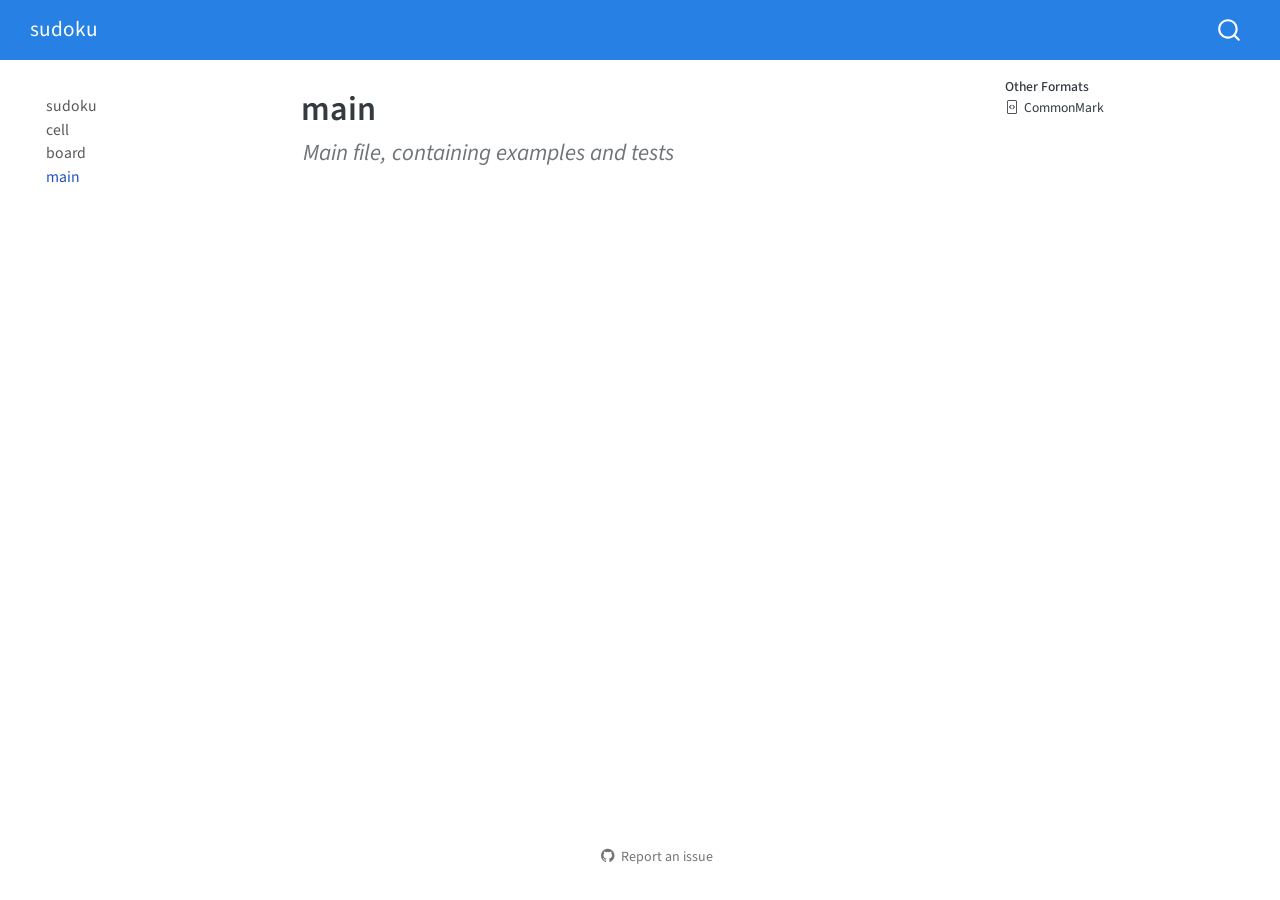
<file: _docs/main.html>
<!DOCTYPE html>
<html xmlns="http://www.w3.org/1999/xhtml" lang="en" xml:lang="en"><head>

<meta charset="utf-8">
<meta name="generator" content="quarto-1.8.26">

<meta name="viewport" content="width=device-width, initial-scale=1.0, user-scalable=yes">

<meta name="description" content="Main file, containing examples and tests">

<title>main – sudoku</title>
<style>
code{white-space: pre-wrap;}
span.smallcaps{font-variant: small-caps;}
div.columns{display: flex; gap: min(4vw, 1.5em);}
div.column{flex: auto; overflow-x: auto;}
div.hanging-indent{margin-left: 1.5em; text-indent: -1.5em;}
ul.task-list{list-style: none;}
ul.task-list li input[type="checkbox"] {
  width: 0.8em;
  margin: 0 0.8em 0.2em -1em; /* quarto-specific, see https://github.com/quarto-dev/quarto-cli/issues/4556 */ 
  vertical-align: middle;
}
</style>


<script src="site_libs/quarto-nav/quarto-nav.js"></script>
<script src="site_libs/quarto-nav/headroom.min.js"></script>
<script src="site_libs/clipboard/clipboard.min.js"></script>
<script src="site_libs/quarto-search/autocomplete.umd.js"></script>
<script src="site_libs/quarto-search/fuse.min.js"></script>
<script src="site_libs/quarto-search/quarto-search.js"></script>
<meta name="quarto:offset" content="./">
<script src="site_libs/quarto-html/quarto.js" type="module"></script>
<script src="site_libs/quarto-html/tabsets/tabsets.js" type="module"></script>
<script src="site_libs/quarto-html/axe/axe-check.js" type="module"></script>
<script src="site_libs/quarto-html/popper.min.js"></script>
<script src="site_libs/quarto-html/tippy.umd.min.js"></script>
<script src="site_libs/quarto-html/anchor.min.js"></script>
<link href="site_libs/quarto-html/tippy.css" rel="stylesheet">
<link href="site_libs/quarto-html/quarto-syntax-highlighting-587c61ba64f3a5504c4d52d930310e48.css" rel="stylesheet" id="quarto-text-highlighting-styles">
<script src="site_libs/bootstrap/bootstrap.min.js"></script>
<link href="site_libs/bootstrap/bootstrap-icons.css" rel="stylesheet">
<link href="site_libs/bootstrap/bootstrap-650a5e24be27cb1f182660b819f04696.min.css" rel="stylesheet" append-hash="true" id="quarto-bootstrap" data-mode="light">
<script id="quarto-search-options" type="application/json">{
  "location": "navbar",
  "copy-button": false,
  "collapse-after": 3,
  "panel-placement": "end",
  "type": "overlay",
  "limit": 50,
  "keyboard-shortcut": [
    "f",
    "/",
    "s"
  ],
  "show-item-context": false,
  "language": {
    "search-no-results-text": "No results",
    "search-matching-documents-text": "matching documents",
    "search-copy-link-title": "Copy link to search",
    "search-hide-matches-text": "Hide additional matches",
    "search-more-match-text": "more match in this document",
    "search-more-matches-text": "more matches in this document",
    "search-clear-button-title": "Clear",
    "search-text-placeholder": "",
    "search-detached-cancel-button-title": "Cancel",
    "search-submit-button-title": "Submit",
    "search-label": "Search"
  }
}</script>


<link rel="stylesheet" href="styles.css">
<meta property="og:title" content="main – sudoku">
<meta property="og:description" content="Main file, containing examples and tests">
<meta property="og:site_name" content="sudoku">
<meta name="twitter:title" content="main – sudoku">
<meta name="twitter:description" content="Main file, containing examples and tests">
<meta name="twitter:card" content="summary">
</head>

<body class="nav-sidebar floating nav-fixed quarto-light">

<div id="quarto-search-results"></div>
  <header id="quarto-header" class="headroom fixed-top">
    <nav class="navbar navbar-expand-lg " data-bs-theme="dark">
      <div class="navbar-container container-fluid">
      <div class="navbar-brand-container mx-auto">
    <a class="navbar-brand" href="./index.html">
    <span class="navbar-title">sudoku</span>
    </a>
  </div>
        <div class="quarto-navbar-tools tools-end">
</div>
          <div id="quarto-search" class="" title="Search"></div>
      </div> <!-- /container-fluid -->
    </nav>
  <nav class="quarto-secondary-nav">
    <div class="container-fluid d-flex">
      <button type="button" class="quarto-btn-toggle btn" data-bs-toggle="collapse" role="button" data-bs-target=".quarto-sidebar-collapse-item" aria-controls="quarto-sidebar" aria-expanded="false" aria-label="Toggle sidebar navigation" onclick="if (window.quartoToggleHeadroom) { window.quartoToggleHeadroom(); }">
        <i class="bi bi-layout-text-sidebar-reverse"></i>
      </button>
        <nav class="quarto-page-breadcrumbs" aria-label="breadcrumb"><ol class="breadcrumb"><li class="breadcrumb-item"><a href="./main.html">main</a></li></ol></nav>
        <a class="flex-grow-1" role="navigation" data-bs-toggle="collapse" data-bs-target=".quarto-sidebar-collapse-item" aria-controls="quarto-sidebar" aria-expanded="false" aria-label="Toggle sidebar navigation" onclick="if (window.quartoToggleHeadroom) { window.quartoToggleHeadroom(); }">      
        </a>
    </div>
  </nav>
</header>
<!-- content -->
<div id="quarto-content" class="quarto-container page-columns page-rows-contents page-layout-article page-navbar">
<!-- sidebar -->
  <nav id="quarto-sidebar" class="sidebar collapse collapse-horizontal quarto-sidebar-collapse-item sidebar-navigation floating overflow-auto">
    <div class="sidebar-menu-container"> 
    <ul class="list-unstyled mt-1">
        <li class="sidebar-item">
  <div class="sidebar-item-container"> 
  <a href="./index.html" class="sidebar-item-text sidebar-link">
 <span class="menu-text">sudoku</span></a>
  </div>
</li>
        <li class="sidebar-item">
  <div class="sidebar-item-container"> 
  <a href="./cell.html" class="sidebar-item-text sidebar-link">
 <span class="menu-text">cell</span></a>
  </div>
</li>
        <li class="sidebar-item">
  <div class="sidebar-item-container"> 
  <a href="./board.html" class="sidebar-item-text sidebar-link">
 <span class="menu-text">board</span></a>
  </div>
</li>
        <li class="sidebar-item">
  <div class="sidebar-item-container"> 
  <a href="./main.html" class="sidebar-item-text sidebar-link active">
 <span class="menu-text">main</span></a>
  </div>
</li>
    </ul>
    </div>
</nav>
<div id="quarto-sidebar-glass" class="quarto-sidebar-collapse-item" data-bs-toggle="collapse" data-bs-target=".quarto-sidebar-collapse-item"></div>
<!-- margin-sidebar -->
    <div id="quarto-margin-sidebar" class="sidebar margin-sidebar">
        
    <div class="quarto-alternate-formats"><h2>Other Formats</h2><ul><li><a href="main.html.md"><i class="bi bi-file-code"></i>CommonMark</a></li></ul></div></div>
<!-- main -->
<main class="content" id="quarto-document-content">

<header id="title-block-header" class="quarto-title-block default">
<div class="quarto-title">
<h1 class="title">main</h1>
</div>

<div>
  <div class="description">
    Main file, containing examples and tests
  </div>
</div>


<div class="quarto-title-meta">

    
  
    
  </div>
  


</header>


<!-- WARNING: THIS FILE WAS AUTOGENERATED! DO NOT EDIT! -->



</main> <!-- /main -->
<script id="quarto-html-after-body" type="application/javascript">
  window.document.addEventListener("DOMContentLoaded", function (event) {
    const icon = "";
    const anchorJS = new window.AnchorJS();
    anchorJS.options = {
      placement: 'right',
      icon: icon
    };
    anchorJS.add('.anchored');
    const isCodeAnnotation = (el) => {
      for (const clz of el.classList) {
        if (clz.startsWith('code-annotation-')) {                     
          return true;
        }
      }
      return false;
    }
    const onCopySuccess = function(e) {
      // button target
      const button = e.trigger;
      // don't keep focus
      button.blur();
      // flash "checked"
      button.classList.add('code-copy-button-checked');
      var currentTitle = button.getAttribute("title");
      button.setAttribute("title", "Copied!");
      let tooltip;
      if (window.bootstrap) {
        button.setAttribute("data-bs-toggle", "tooltip");
        button.setAttribute("data-bs-placement", "left");
        button.setAttribute("data-bs-title", "Copied!");
        tooltip = new bootstrap.Tooltip(button, 
          { trigger: "manual", 
            customClass: "code-copy-button-tooltip",
            offset: [0, -8]});
        tooltip.show();    
      }
      setTimeout(function() {
        if (tooltip) {
          tooltip.hide();
          button.removeAttribute("data-bs-title");
          button.removeAttribute("data-bs-toggle");
          button.removeAttribute("data-bs-placement");
        }
        button.setAttribute("title", currentTitle);
        button.classList.remove('code-copy-button-checked');
      }, 1000);
      // clear code selection
      e.clearSelection();
    }
    const getTextToCopy = function(trigger) {
      const outerScaffold = trigger.parentElement.cloneNode(true);
      const codeEl = outerScaffold.querySelector('code');
      for (const childEl of codeEl.children) {
        if (isCodeAnnotation(childEl)) {
          childEl.remove();
        }
      }
      return codeEl.innerText;
    }
    const clipboard = new window.ClipboardJS('.code-copy-button:not([data-in-quarto-modal])', {
      text: getTextToCopy
    });
    clipboard.on('success', onCopySuccess);
    if (window.document.getElementById('quarto-embedded-source-code-modal')) {
      const clipboardModal = new window.ClipboardJS('.code-copy-button[data-in-quarto-modal]', {
        text: getTextToCopy,
        container: window.document.getElementById('quarto-embedded-source-code-modal')
      });
      clipboardModal.on('success', onCopySuccess);
    }
      var localhostRegex = new RegExp(/^(?:http|https):\/\/localhost\:?[0-9]*\//);
      var mailtoRegex = new RegExp(/^mailto:/);
        var filterRegex = new RegExp("https:\/\/emagri\.github\.io\/sudoku");
      var isInternal = (href) => {
          return filterRegex.test(href) || localhostRegex.test(href) || mailtoRegex.test(href);
      }
      // Inspect non-navigation links and adorn them if external
     var links = window.document.querySelectorAll('a[href]:not(.nav-link):not(.navbar-brand):not(.toc-action):not(.sidebar-link):not(.sidebar-item-toggle):not(.pagination-link):not(.no-external):not([aria-hidden]):not(.dropdown-item):not(.quarto-navigation-tool):not(.about-link)');
      for (var i=0; i<links.length; i++) {
        const link = links[i];
        if (!isInternal(link.href)) {
          // undo the damage that might have been done by quarto-nav.js in the case of
          // links that we want to consider external
          if (link.dataset.originalHref !== undefined) {
            link.href = link.dataset.originalHref;
          }
        }
      }
    function tippyHover(el, contentFn, onTriggerFn, onUntriggerFn) {
      const config = {
        allowHTML: true,
        maxWidth: 500,
        delay: 100,
        arrow: false,
        appendTo: function(el) {
            return el.parentElement;
        },
        interactive: true,
        interactiveBorder: 10,
        theme: 'quarto',
        placement: 'bottom-start',
      };
      if (contentFn) {
        config.content = contentFn;
      }
      if (onTriggerFn) {
        config.onTrigger = onTriggerFn;
      }
      if (onUntriggerFn) {
        config.onUntrigger = onUntriggerFn;
      }
      window.tippy(el, config); 
    }
    const noterefs = window.document.querySelectorAll('a[role="doc-noteref"]');
    for (var i=0; i<noterefs.length; i++) {
      const ref = noterefs[i];
      tippyHover(ref, function() {
        // use id or data attribute instead here
        let href = ref.getAttribute('data-footnote-href') || ref.getAttribute('href');
        try { href = new URL(href).hash; } catch {}
        const id = href.replace(/^#\/?/, "");
        const note = window.document.getElementById(id);
        if (note) {
          return note.innerHTML;
        } else {
          return "";
        }
      });
    }
    const xrefs = window.document.querySelectorAll('a.quarto-xref');
    const processXRef = (id, note) => {
      // Strip column container classes
      const stripColumnClz = (el) => {
        el.classList.remove("page-full", "page-columns");
        if (el.children) {
          for (const child of el.children) {
            stripColumnClz(child);
          }
        }
      }
      stripColumnClz(note)
      if (id === null || id.startsWith('sec-')) {
        // Special case sections, only their first couple elements
        const container = document.createElement("div");
        if (note.children && note.children.length > 2) {
          container.appendChild(note.children[0].cloneNode(true));
          for (let i = 1; i < note.children.length; i++) {
            const child = note.children[i];
            if (child.tagName === "P" && child.innerText === "") {
              continue;
            } else {
              container.appendChild(child.cloneNode(true));
              break;
            }
          }
          if (window.Quarto?.typesetMath) {
            window.Quarto.typesetMath(container);
          }
          return container.innerHTML
        } else {
          if (window.Quarto?.typesetMath) {
            window.Quarto.typesetMath(note);
          }
          return note.innerHTML;
        }
      } else {
        // Remove any anchor links if they are present
        const anchorLink = note.querySelector('a.anchorjs-link');
        if (anchorLink) {
          anchorLink.remove();
        }
        if (window.Quarto?.typesetMath) {
          window.Quarto.typesetMath(note);
        }
        if (note.classList.contains("callout")) {
          return note.outerHTML;
        } else {
          return note.innerHTML;
        }
      }
    }
    for (var i=0; i<xrefs.length; i++) {
      const xref = xrefs[i];
      tippyHover(xref, undefined, function(instance) {
        instance.disable();
        let url = xref.getAttribute('href');
        let hash = undefined; 
        if (url.startsWith('#')) {
          hash = url;
        } else {
          try { hash = new URL(url).hash; } catch {}
        }
        if (hash) {
          const id = hash.replace(/^#\/?/, "");
          const note = window.document.getElementById(id);
          if (note !== null) {
            try {
              const html = processXRef(id, note.cloneNode(true));
              instance.setContent(html);
            } finally {
              instance.enable();
              instance.show();
            }
          } else {
            // See if we can fetch this
            fetch(url.split('#')[0])
            .then(res => res.text())
            .then(html => {
              const parser = new DOMParser();
              const htmlDoc = parser.parseFromString(html, "text/html");
              const note = htmlDoc.getElementById(id);
              if (note !== null) {
                const html = processXRef(id, note);
                instance.setContent(html);
              } 
            }).finally(() => {
              instance.enable();
              instance.show();
            });
          }
        } else {
          // See if we can fetch a full url (with no hash to target)
          // This is a special case and we should probably do some content thinning / targeting
          fetch(url)
          .then(res => res.text())
          .then(html => {
            const parser = new DOMParser();
            const htmlDoc = parser.parseFromString(html, "text/html");
            const note = htmlDoc.querySelector('main.content');
            if (note !== null) {
              // This should only happen for chapter cross references
              // (since there is no id in the URL)
              // remove the first header
              if (note.children.length > 0 && note.children[0].tagName === "HEADER") {
                note.children[0].remove();
              }
              const html = processXRef(null, note);
              instance.setContent(html);
            } 
          }).finally(() => {
            instance.enable();
            instance.show();
          });
        }
      }, function(instance) {
      });
    }
        let selectedAnnoteEl;
        const selectorForAnnotation = ( cell, annotation) => {
          let cellAttr = 'data-code-cell="' + cell + '"';
          let lineAttr = 'data-code-annotation="' +  annotation + '"';
          const selector = 'span[' + cellAttr + '][' + lineAttr + ']';
          return selector;
        }
        const selectCodeLines = (annoteEl) => {
          const doc = window.document;
          const targetCell = annoteEl.getAttribute("data-target-cell");
          const targetAnnotation = annoteEl.getAttribute("data-target-annotation");
          const annoteSpan = window.document.querySelector(selectorForAnnotation(targetCell, targetAnnotation));
          const lines = annoteSpan.getAttribute("data-code-lines").split(",");
          const lineIds = lines.map((line) => {
            return targetCell + "-" + line;
          })
          let top = null;
          let height = null;
          let parent = null;
          if (lineIds.length > 0) {
              //compute the position of the single el (top and bottom and make a div)
              const el = window.document.getElementById(lineIds[0]);
              top = el.offsetTop;
              height = el.offsetHeight;
              parent = el.parentElement.parentElement;
            if (lineIds.length > 1) {
              const lastEl = window.document.getElementById(lineIds[lineIds.length - 1]);
              const bottom = lastEl.offsetTop + lastEl.offsetHeight;
              height = bottom - top;
            }
            if (top !== null && height !== null && parent !== null) {
              // cook up a div (if necessary) and position it 
              let div = window.document.getElementById("code-annotation-line-highlight");
              if (div === null) {
                div = window.document.createElement("div");
                div.setAttribute("id", "code-annotation-line-highlight");
                div.style.position = 'absolute';
                parent.appendChild(div);
              }
              div.style.top = top - 2 + "px";
              div.style.height = height + 4 + "px";
              div.style.left = 0;
              let gutterDiv = window.document.getElementById("code-annotation-line-highlight-gutter");
              if (gutterDiv === null) {
                gutterDiv = window.document.createElement("div");
                gutterDiv.setAttribute("id", "code-annotation-line-highlight-gutter");
                gutterDiv.style.position = 'absolute';
                const codeCell = window.document.getElementById(targetCell);
                const gutter = codeCell.querySelector('.code-annotation-gutter');
                gutter.appendChild(gutterDiv);
              }
              gutterDiv.style.top = top - 2 + "px";
              gutterDiv.style.height = height + 4 + "px";
            }
            selectedAnnoteEl = annoteEl;
          }
        };
        const unselectCodeLines = () => {
          const elementsIds = ["code-annotation-line-highlight", "code-annotation-line-highlight-gutter"];
          elementsIds.forEach((elId) => {
            const div = window.document.getElementById(elId);
            if (div) {
              div.remove();
            }
          });
          selectedAnnoteEl = undefined;
        };
          // Handle positioning of the toggle
      window.addEventListener(
        "resize",
        throttle(() => {
          elRect = undefined;
          if (selectedAnnoteEl) {
            selectCodeLines(selectedAnnoteEl);
          }
        }, 10)
      );
      function throttle(fn, ms) {
      let throttle = false;
      let timer;
        return (...args) => {
          if(!throttle) { // first call gets through
              fn.apply(this, args);
              throttle = true;
          } else { // all the others get throttled
              if(timer) clearTimeout(timer); // cancel #2
              timer = setTimeout(() => {
                fn.apply(this, args);
                timer = throttle = false;
              }, ms);
          }
        };
      }
        // Attach click handler to the DT
        const annoteDls = window.document.querySelectorAll('dt[data-target-cell]');
        for (const annoteDlNode of annoteDls) {
          annoteDlNode.addEventListener('click', (event) => {
            const clickedEl = event.target;
            if (clickedEl !== selectedAnnoteEl) {
              unselectCodeLines();
              const activeEl = window.document.querySelector('dt[data-target-cell].code-annotation-active');
              if (activeEl) {
                activeEl.classList.remove('code-annotation-active');
              }
              selectCodeLines(clickedEl);
              clickedEl.classList.add('code-annotation-active');
            } else {
              // Unselect the line
              unselectCodeLines();
              clickedEl.classList.remove('code-annotation-active');
            }
          });
        }
    const findCites = (el) => {
      const parentEl = el.parentElement;
      if (parentEl) {
        const cites = parentEl.dataset.cites;
        if (cites) {
          return {
            el,
            cites: cites.split(' ')
          };
        } else {
          return findCites(el.parentElement)
        }
      } else {
        return undefined;
      }
    };
    var bibliorefs = window.document.querySelectorAll('a[role="doc-biblioref"]');
    for (var i=0; i<bibliorefs.length; i++) {
      const ref = bibliorefs[i];
      const citeInfo = findCites(ref);
      if (citeInfo) {
        tippyHover(citeInfo.el, function() {
          var popup = window.document.createElement('div');
          citeInfo.cites.forEach(function(cite) {
            var citeDiv = window.document.createElement('div');
            citeDiv.classList.add('hanging-indent');
            citeDiv.classList.add('csl-entry');
            var biblioDiv = window.document.getElementById('ref-' + cite);
            if (biblioDiv) {
              citeDiv.innerHTML = biblioDiv.innerHTML;
            }
            popup.appendChild(citeDiv);
          });
          return popup.innerHTML;
        });
      }
    }
  });
  </script>
</div> <!-- /content -->




<footer class="footer"><div class="nav-footer"><div class="nav-footer-center"><div class="toc-actions"><ul><li><a href="https://github.com/emagri/sudoku/issues/new" class="toc-action"><i class="bi bi-github"></i>Report an issue</a></li></ul></div></div></div></footer></body></html>
</file>
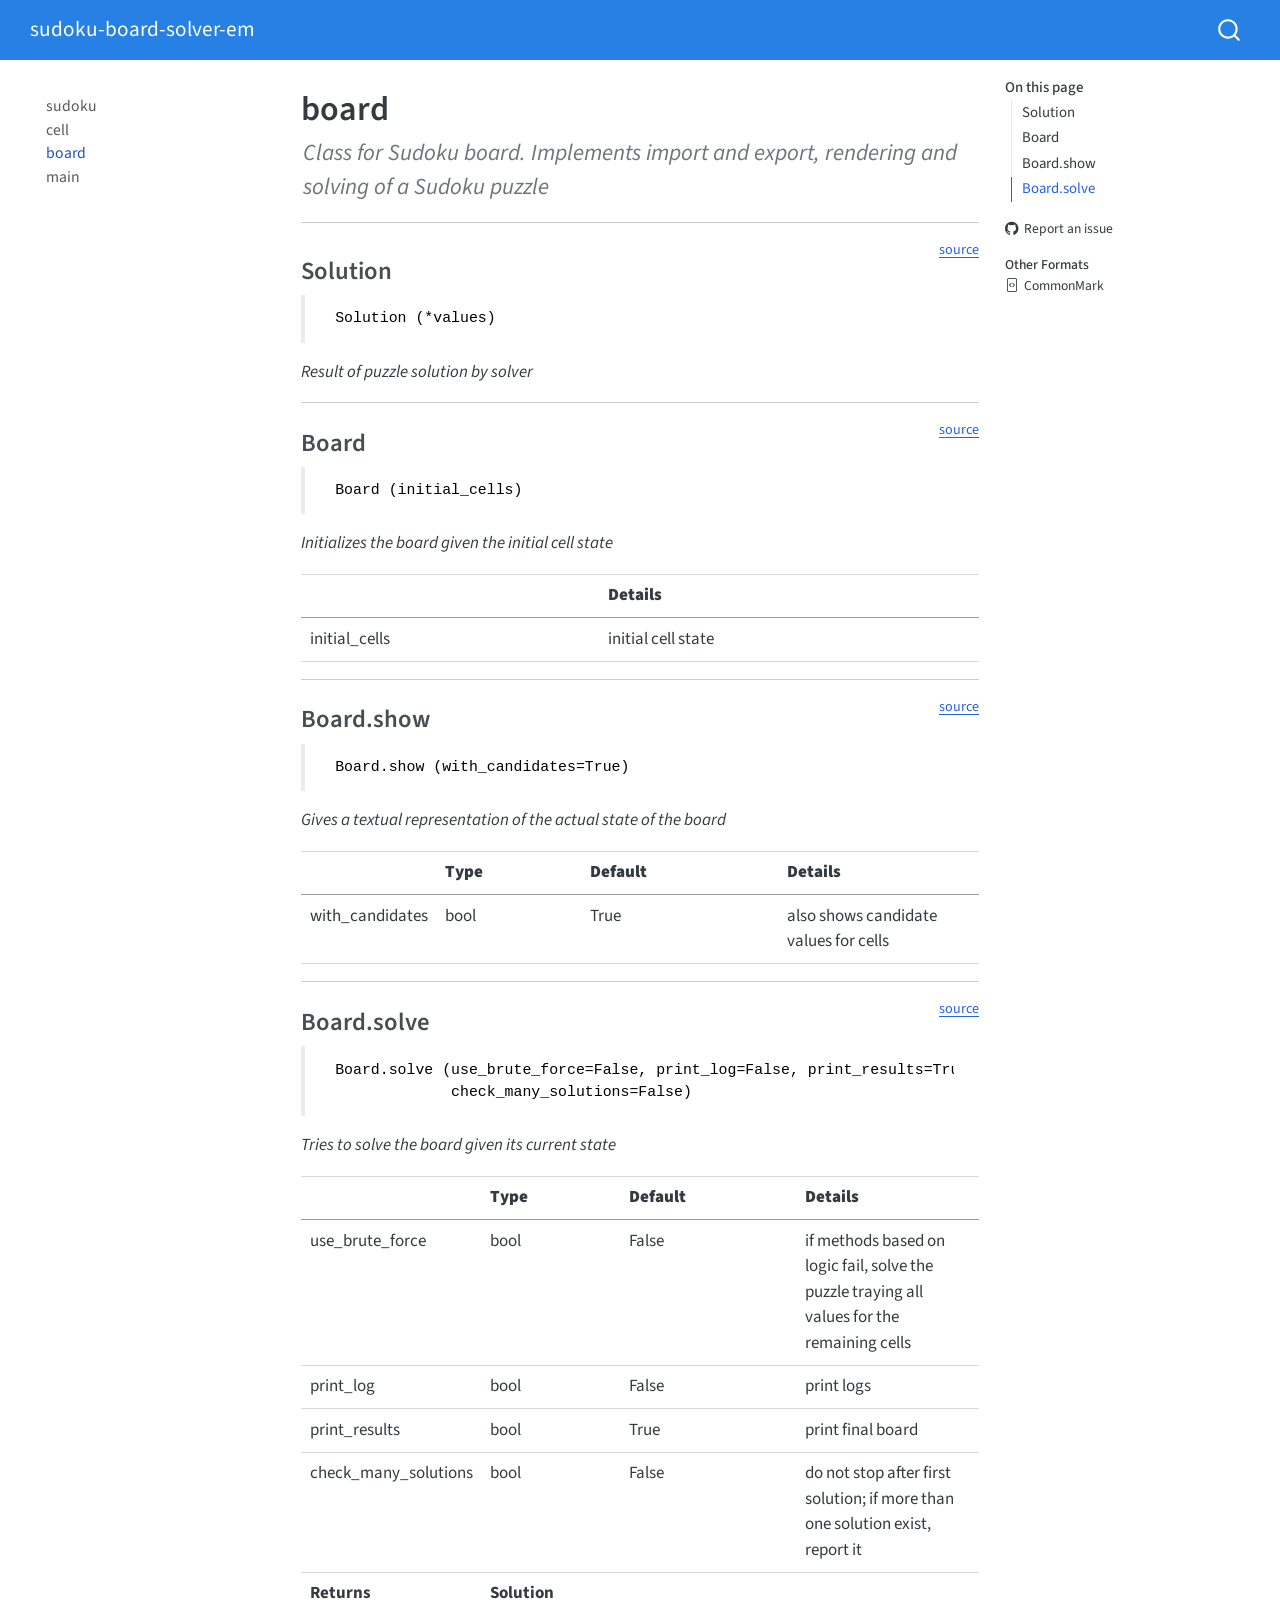
<file: docs/board.html>
<!DOCTYPE html>
<html xmlns="http://www.w3.org/1999/xhtml" lang="en" xml:lang="en"><head>

<meta charset="utf-8">
<meta name="generator" content="quarto-1.8.26">

<meta name="viewport" content="width=device-width, initial-scale=1.0, user-scalable=yes">

<meta name="description" content="Class for Sudoku board. Implements import and export, rendering and solving of a Sudoku puzzle">

<title>board – sudoku-board-solver-em</title>
<style>
code{white-space: pre-wrap;}
span.smallcaps{font-variant: small-caps;}
div.columns{display: flex; gap: min(4vw, 1.5em);}
div.column{flex: auto; overflow-x: auto;}
div.hanging-indent{margin-left: 1.5em; text-indent: -1.5em;}
ul.task-list{list-style: none;}
ul.task-list li input[type="checkbox"] {
  width: 0.8em;
  margin: 0 0.8em 0.2em -1em; /* quarto-specific, see https://github.com/quarto-dev/quarto-cli/issues/4556 */ 
  vertical-align: middle;
}
</style>


<script src="site_libs/quarto-nav/quarto-nav.js"></script>
<script src="site_libs/quarto-nav/headroom.min.js"></script>
<script src="site_libs/clipboard/clipboard.min.js"></script>
<script src="site_libs/quarto-search/autocomplete.umd.js"></script>
<script src="site_libs/quarto-search/fuse.min.js"></script>
<script src="site_libs/quarto-search/quarto-search.js"></script>
<meta name="quarto:offset" content="./">
<script src="site_libs/quarto-html/quarto.js" type="module"></script>
<script src="site_libs/quarto-html/tabsets/tabsets.js" type="module"></script>
<script src="site_libs/quarto-html/axe/axe-check.js" type="module"></script>
<script src="site_libs/quarto-html/popper.min.js"></script>
<script src="site_libs/quarto-html/tippy.umd.min.js"></script>
<script src="site_libs/quarto-html/anchor.min.js"></script>
<link href="site_libs/quarto-html/tippy.css" rel="stylesheet">
<link href="site_libs/quarto-html/quarto-syntax-highlighting-587c61ba64f3a5504c4d52d930310e48.css" rel="stylesheet" id="quarto-text-highlighting-styles">
<script src="site_libs/bootstrap/bootstrap.min.js"></script>
<link href="site_libs/bootstrap/bootstrap-icons.css" rel="stylesheet">
<link href="site_libs/bootstrap/bootstrap-650a5e24be27cb1f182660b819f04696.min.css" rel="stylesheet" append-hash="true" id="quarto-bootstrap" data-mode="light">
<script id="quarto-search-options" type="application/json">{
  "location": "navbar",
  "copy-button": false,
  "collapse-after": 3,
  "panel-placement": "end",
  "type": "overlay",
  "limit": 50,
  "keyboard-shortcut": [
    "f",
    "/",
    "s"
  ],
  "show-item-context": false,
  "language": {
    "search-no-results-text": "No results",
    "search-matching-documents-text": "matching documents",
    "search-copy-link-title": "Copy link to search",
    "search-hide-matches-text": "Hide additional matches",
    "search-more-match-text": "more match in this document",
    "search-more-matches-text": "more matches in this document",
    "search-clear-button-title": "Clear",
    "search-text-placeholder": "",
    "search-detached-cancel-button-title": "Cancel",
    "search-submit-button-title": "Submit",
    "search-label": "Search"
  }
}</script>


<link rel="stylesheet" href="styles.css">
<meta property="og:title" content="board – sudoku-board-solver-em">
<meta property="og:description" content="Class for Sudoku board. Implements import and export, rendering and solving of a Sudoku puzzle">
<meta property="og:site_name" content="sudoku-board-solver-em">
<meta name="twitter:title" content="board – sudoku-board-solver-em">
<meta name="twitter:description" content="Class for Sudoku board. Implements import and export, rendering and solving of a Sudoku puzzle">
<meta name="twitter:card" content="summary">
</head>

<body class="nav-sidebar floating nav-fixed quarto-light">

<div id="quarto-search-results"></div>
  <header id="quarto-header" class="headroom fixed-top">
    <nav class="navbar navbar-expand-lg " data-bs-theme="dark">
      <div class="navbar-container container-fluid">
      <div class="navbar-brand-container mx-auto">
    <a class="navbar-brand" href="./index.html">
    <span class="navbar-title">sudoku-board-solver-em</span>
    </a>
  </div>
        <div class="quarto-navbar-tools tools-end">
</div>
          <div id="quarto-search" class="" title="Search"></div>
      </div> <!-- /container-fluid -->
    </nav>
  <nav class="quarto-secondary-nav">
    <div class="container-fluid d-flex">
      <button type="button" class="quarto-btn-toggle btn" data-bs-toggle="collapse" role="button" data-bs-target=".quarto-sidebar-collapse-item" aria-controls="quarto-sidebar" aria-expanded="false" aria-label="Toggle sidebar navigation" onclick="if (window.quartoToggleHeadroom) { window.quartoToggleHeadroom(); }">
        <i class="bi bi-layout-text-sidebar-reverse"></i>
      </button>
        <nav class="quarto-page-breadcrumbs" aria-label="breadcrumb"><ol class="breadcrumb"><li class="breadcrumb-item"><a href="./board.html">board</a></li></ol></nav>
        <a class="flex-grow-1" role="navigation" data-bs-toggle="collapse" data-bs-target=".quarto-sidebar-collapse-item" aria-controls="quarto-sidebar" aria-expanded="false" aria-label="Toggle sidebar navigation" onclick="if (window.quartoToggleHeadroom) { window.quartoToggleHeadroom(); }">      
        </a>
    </div>
  </nav>
</header>
<!-- content -->
<div id="quarto-content" class="quarto-container page-columns page-rows-contents page-layout-article page-navbar">
<!-- sidebar -->
  <nav id="quarto-sidebar" class="sidebar collapse collapse-horizontal quarto-sidebar-collapse-item sidebar-navigation floating overflow-auto">
    <div class="sidebar-menu-container"> 
    <ul class="list-unstyled mt-1">
        <li class="sidebar-item">
  <div class="sidebar-item-container"> 
  <a href="./index.html" class="sidebar-item-text sidebar-link">
 <span class="menu-text">sudoku</span></a>
  </div>
</li>
        <li class="sidebar-item">
  <div class="sidebar-item-container"> 
  <a href="./cell.html" class="sidebar-item-text sidebar-link">
 <span class="menu-text">cell</span></a>
  </div>
</li>
        <li class="sidebar-item">
  <div class="sidebar-item-container"> 
  <a href="./board.html" class="sidebar-item-text sidebar-link active">
 <span class="menu-text">board</span></a>
  </div>
</li>
        <li class="sidebar-item">
  <div class="sidebar-item-container"> 
  <a href="./main.html" class="sidebar-item-text sidebar-link">
 <span class="menu-text">main</span></a>
  </div>
</li>
    </ul>
    </div>
</nav>
<div id="quarto-sidebar-glass" class="quarto-sidebar-collapse-item" data-bs-toggle="collapse" data-bs-target=".quarto-sidebar-collapse-item"></div>
<!-- margin-sidebar -->
    <div id="quarto-margin-sidebar" class="sidebar margin-sidebar">
        <nav id="TOC" role="doc-toc" class="toc-active">
    <h2 id="toc-title">On this page</h2>
   
  <ul>
  <li><a href="#solution" id="toc-solution" class="nav-link active" data-scroll-target="#solution">Solution</a></li>
  <li><a href="#board" id="toc-board" class="nav-link" data-scroll-target="#board">Board</a></li>
  <li><a href="#board.show" id="toc-board.show" class="nav-link" data-scroll-target="#board.show">Board.show</a></li>
  <li><a href="#board.solve" id="toc-board.solve" class="nav-link" data-scroll-target="#board.solve">Board.solve</a></li>
  </ul>
<div class="toc-actions"><ul><li><a href="https://github.com/emagri/sudoku/issues/new" class="toc-action"><i class="bi bi-github"></i>Report an issue</a></li></ul></div><div class="quarto-alternate-formats"><h2>Other Formats</h2><ul><li><a href="board.html.md"><i class="bi bi-file-code"></i>CommonMark</a></li></ul></div></nav>
    </div>
<!-- main -->
<main class="content" id="quarto-document-content">

<header id="title-block-header" class="quarto-title-block default">
<div class="quarto-title">
<h1 class="title">board</h1>
</div>

<div>
  <div class="description">
    Class for Sudoku board. Implements import and export, rendering and solving of a Sudoku puzzle
  </div>
</div>


<div class="quarto-title-meta">

    
  
    
  </div>
  


</header>


<!-- WARNING: THIS FILE WAS AUTOGENERATED! DO NOT EDIT! -->
<hr>
<p><a href="https://github.com/emagri/sudoku/blob/main/sudoku/board.py#L16" target="_blank" style="float:right; font-size:smaller">source</a></p>
<section id="solution" class="level3">
<h3 class="anchored" data-anchor-id="solution">Solution</h3>
<blockquote class="blockquote">
<pre><code> Solution (*values)</code></pre>
</blockquote>
<p><em>Result of puzzle solution by solver</em></p>
<hr>
<p><a href="https://github.com/emagri/sudoku/blob/main/sudoku/board.py#L25" target="_blank" style="float:right; font-size:smaller">source</a></p>
</section>
<section id="board" class="level3">
<h3 class="anchored" data-anchor-id="board">Board</h3>
<blockquote class="blockquote">
<pre><code> Board (initial_cells)</code></pre>
</blockquote>
<p><em>Initializes the board given the initial cell state</em></p>
<table class="caption-top table">
<thead>
<tr class="header">
<th></th>
<th><strong>Details</strong></th>
</tr>
</thead>
<tbody>
<tr class="odd">
<td>initial_cells</td>
<td>initial cell state</td>
</tr>
</tbody>
</table>
<hr>
<p><a href="https://github.com/emagri/sudoku/blob/main/sudoku/board.py#L35" target="_blank" style="float:right; font-size:smaller">source</a></p>
</section>
<section id="board.show" class="level3">
<h3 class="anchored" data-anchor-id="board.show">Board.show</h3>
<blockquote class="blockquote">
<pre><code> Board.show (with_candidates=True)</code></pre>
</blockquote>
<p><em>Gives a textual representation of the actual state of the board</em></p>
<table class="caption-top table">
<colgroup>
<col style="width: 6%">
<col style="width: 25%">
<col style="width: 34%">
<col style="width: 34%">
</colgroup>
<thead>
<tr class="header">
<th></th>
<th><strong>Type</strong></th>
<th><strong>Default</strong></th>
<th><strong>Details</strong></th>
</tr>
</thead>
<tbody>
<tr class="odd">
<td>with_candidates</td>
<td>bool</td>
<td>True</td>
<td>also shows candidate values for cells</td>
</tr>
</tbody>
</table>
<hr>
<p><a href="https://github.com/emagri/sudoku/blob/main/sudoku/board.py#L272" target="_blank" style="float:right; font-size:smaller">source</a></p>
</section>
<section id="board.solve" class="level3">
<h3 class="anchored" data-anchor-id="board.solve">Board.solve</h3>
<blockquote class="blockquote">
<pre><code> Board.solve (use_brute_force=False, print_log=False, print_results=True,
              check_many_solutions=False)</code></pre>
</blockquote>
<p><em>Tries to solve the board given its current state</em></p>
<table class="caption-top table">
<colgroup>
<col style="width: 6%">
<col style="width: 25%">
<col style="width: 34%">
<col style="width: 34%">
</colgroup>
<thead>
<tr class="header">
<th></th>
<th><strong>Type</strong></th>
<th><strong>Default</strong></th>
<th><strong>Details</strong></th>
</tr>
</thead>
<tbody>
<tr class="odd">
<td>use_brute_force</td>
<td>bool</td>
<td>False</td>
<td>if methods based on logic fail, solve the puzzle traying all values for the remaining cells</td>
</tr>
<tr class="even">
<td>print_log</td>
<td>bool</td>
<td>False</td>
<td>print logs</td>
</tr>
<tr class="odd">
<td>print_results</td>
<td>bool</td>
<td>True</td>
<td>print final board</td>
</tr>
<tr class="even">
<td>check_many_solutions</td>
<td>bool</td>
<td>False</td>
<td>do not stop after first solution; if more than one solution exist, report it</td>
</tr>
<tr class="odd">
<td><strong>Returns</strong></td>
<td><strong>Solution</strong></td>
<td></td>
<td></td>
</tr>
</tbody>
</table>


</section>

</main> <!-- /main -->
<script id="quarto-html-after-body" type="application/javascript">
  window.document.addEventListener("DOMContentLoaded", function (event) {
    const icon = "";
    const anchorJS = new window.AnchorJS();
    anchorJS.options = {
      placement: 'right',
      icon: icon
    };
    anchorJS.add('.anchored');
    const isCodeAnnotation = (el) => {
      for (const clz of el.classList) {
        if (clz.startsWith('code-annotation-')) {                     
          return true;
        }
      }
      return false;
    }
    const onCopySuccess = function(e) {
      // button target
      const button = e.trigger;
      // don't keep focus
      button.blur();
      // flash "checked"
      button.classList.add('code-copy-button-checked');
      var currentTitle = button.getAttribute("title");
      button.setAttribute("title", "Copied!");
      let tooltip;
      if (window.bootstrap) {
        button.setAttribute("data-bs-toggle", "tooltip");
        button.setAttribute("data-bs-placement", "left");
        button.setAttribute("data-bs-title", "Copied!");
        tooltip = new bootstrap.Tooltip(button, 
          { trigger: "manual", 
            customClass: "code-copy-button-tooltip",
            offset: [0, -8]});
        tooltip.show();    
      }
      setTimeout(function() {
        if (tooltip) {
          tooltip.hide();
          button.removeAttribute("data-bs-title");
          button.removeAttribute("data-bs-toggle");
          button.removeAttribute("data-bs-placement");
        }
        button.setAttribute("title", currentTitle);
        button.classList.remove('code-copy-button-checked');
      }, 1000);
      // clear code selection
      e.clearSelection();
    }
    const getTextToCopy = function(trigger) {
      const outerScaffold = trigger.parentElement.cloneNode(true);
      const codeEl = outerScaffold.querySelector('code');
      for (const childEl of codeEl.children) {
        if (isCodeAnnotation(childEl)) {
          childEl.remove();
        }
      }
      return codeEl.innerText;
    }
    const clipboard = new window.ClipboardJS('.code-copy-button:not([data-in-quarto-modal])', {
      text: getTextToCopy
    });
    clipboard.on('success', onCopySuccess);
    if (window.document.getElementById('quarto-embedded-source-code-modal')) {
      const clipboardModal = new window.ClipboardJS('.code-copy-button[data-in-quarto-modal]', {
        text: getTextToCopy,
        container: window.document.getElementById('quarto-embedded-source-code-modal')
      });
      clipboardModal.on('success', onCopySuccess);
    }
      var localhostRegex = new RegExp(/^(?:http|https):\/\/localhost\:?[0-9]*\//);
      var mailtoRegex = new RegExp(/^mailto:/);
        var filterRegex = new RegExp("https:\/\/emagri\.github\.io\/sudoku");
      var isInternal = (href) => {
          return filterRegex.test(href) || localhostRegex.test(href) || mailtoRegex.test(href);
      }
      // Inspect non-navigation links and adorn them if external
     var links = window.document.querySelectorAll('a[href]:not(.nav-link):not(.navbar-brand):not(.toc-action):not(.sidebar-link):not(.sidebar-item-toggle):not(.pagination-link):not(.no-external):not([aria-hidden]):not(.dropdown-item):not(.quarto-navigation-tool):not(.about-link)');
      for (var i=0; i<links.length; i++) {
        const link = links[i];
        if (!isInternal(link.href)) {
          // undo the damage that might have been done by quarto-nav.js in the case of
          // links that we want to consider external
          if (link.dataset.originalHref !== undefined) {
            link.href = link.dataset.originalHref;
          }
        }
      }
    function tippyHover(el, contentFn, onTriggerFn, onUntriggerFn) {
      const config = {
        allowHTML: true,
        maxWidth: 500,
        delay: 100,
        arrow: false,
        appendTo: function(el) {
            return el.parentElement;
        },
        interactive: true,
        interactiveBorder: 10,
        theme: 'quarto',
        placement: 'bottom-start',
      };
      if (contentFn) {
        config.content = contentFn;
      }
      if (onTriggerFn) {
        config.onTrigger = onTriggerFn;
      }
      if (onUntriggerFn) {
        config.onUntrigger = onUntriggerFn;
      }
      window.tippy(el, config); 
    }
    const noterefs = window.document.querySelectorAll('a[role="doc-noteref"]');
    for (var i=0; i<noterefs.length; i++) {
      const ref = noterefs[i];
      tippyHover(ref, function() {
        // use id or data attribute instead here
        let href = ref.getAttribute('data-footnote-href') || ref.getAttribute('href');
        try { href = new URL(href).hash; } catch {}
        const id = href.replace(/^#\/?/, "");
        const note = window.document.getElementById(id);
        if (note) {
          return note.innerHTML;
        } else {
          return "";
        }
      });
    }
    const xrefs = window.document.querySelectorAll('a.quarto-xref');
    const processXRef = (id, note) => {
      // Strip column container classes
      const stripColumnClz = (el) => {
        el.classList.remove("page-full", "page-columns");
        if (el.children) {
          for (const child of el.children) {
            stripColumnClz(child);
          }
        }
      }
      stripColumnClz(note)
      if (id === null || id.startsWith('sec-')) {
        // Special case sections, only their first couple elements
        const container = document.createElement("div");
        if (note.children && note.children.length > 2) {
          container.appendChild(note.children[0].cloneNode(true));
          for (let i = 1; i < note.children.length; i++) {
            const child = note.children[i];
            if (child.tagName === "P" && child.innerText === "") {
              continue;
            } else {
              container.appendChild(child.cloneNode(true));
              break;
            }
          }
          if (window.Quarto?.typesetMath) {
            window.Quarto.typesetMath(container);
          }
          return container.innerHTML
        } else {
          if (window.Quarto?.typesetMath) {
            window.Quarto.typesetMath(note);
          }
          return note.innerHTML;
        }
      } else {
        // Remove any anchor links if they are present
        const anchorLink = note.querySelector('a.anchorjs-link');
        if (anchorLink) {
          anchorLink.remove();
        }
        if (window.Quarto?.typesetMath) {
          window.Quarto.typesetMath(note);
        }
        if (note.classList.contains("callout")) {
          return note.outerHTML;
        } else {
          return note.innerHTML;
        }
      }
    }
    for (var i=0; i<xrefs.length; i++) {
      const xref = xrefs[i];
      tippyHover(xref, undefined, function(instance) {
        instance.disable();
        let url = xref.getAttribute('href');
        let hash = undefined; 
        if (url.startsWith('#')) {
          hash = url;
        } else {
          try { hash = new URL(url).hash; } catch {}
        }
        if (hash) {
          const id = hash.replace(/^#\/?/, "");
          const note = window.document.getElementById(id);
          if (note !== null) {
            try {
              const html = processXRef(id, note.cloneNode(true));
              instance.setContent(html);
            } finally {
              instance.enable();
              instance.show();
            }
          } else {
            // See if we can fetch this
            fetch(url.split('#')[0])
            .then(res => res.text())
            .then(html => {
              const parser = new DOMParser();
              const htmlDoc = parser.parseFromString(html, "text/html");
              const note = htmlDoc.getElementById(id);
              if (note !== null) {
                const html = processXRef(id, note);
                instance.setContent(html);
              } 
            }).finally(() => {
              instance.enable();
              instance.show();
            });
          }
        } else {
          // See if we can fetch a full url (with no hash to target)
          // This is a special case and we should probably do some content thinning / targeting
          fetch(url)
          .then(res => res.text())
          .then(html => {
            const parser = new DOMParser();
            const htmlDoc = parser.parseFromString(html, "text/html");
            const note = htmlDoc.querySelector('main.content');
            if (note !== null) {
              // This should only happen for chapter cross references
              // (since there is no id in the URL)
              // remove the first header
              if (note.children.length > 0 && note.children[0].tagName === "HEADER") {
                note.children[0].remove();
              }
              const html = processXRef(null, note);
              instance.setContent(html);
            } 
          }).finally(() => {
            instance.enable();
            instance.show();
          });
        }
      }, function(instance) {
      });
    }
        let selectedAnnoteEl;
        const selectorForAnnotation = ( cell, annotation) => {
          let cellAttr = 'data-code-cell="' + cell + '"';
          let lineAttr = 'data-code-annotation="' +  annotation + '"';
          const selector = 'span[' + cellAttr + '][' + lineAttr + ']';
          return selector;
        }
        const selectCodeLines = (annoteEl) => {
          const doc = window.document;
          const targetCell = annoteEl.getAttribute("data-target-cell");
          const targetAnnotation = annoteEl.getAttribute("data-target-annotation");
          const annoteSpan = window.document.querySelector(selectorForAnnotation(targetCell, targetAnnotation));
          const lines = annoteSpan.getAttribute("data-code-lines").split(",");
          const lineIds = lines.map((line) => {
            return targetCell + "-" + line;
          })
          let top = null;
          let height = null;
          let parent = null;
          if (lineIds.length > 0) {
              //compute the position of the single el (top and bottom and make a div)
              const el = window.document.getElementById(lineIds[0]);
              top = el.offsetTop;
              height = el.offsetHeight;
              parent = el.parentElement.parentElement;
            if (lineIds.length > 1) {
              const lastEl = window.document.getElementById(lineIds[lineIds.length - 1]);
              const bottom = lastEl.offsetTop + lastEl.offsetHeight;
              height = bottom - top;
            }
            if (top !== null && height !== null && parent !== null) {
              // cook up a div (if necessary) and position it 
              let div = window.document.getElementById("code-annotation-line-highlight");
              if (div === null) {
                div = window.document.createElement("div");
                div.setAttribute("id", "code-annotation-line-highlight");
                div.style.position = 'absolute';
                parent.appendChild(div);
              }
              div.style.top = top - 2 + "px";
              div.style.height = height + 4 + "px";
              div.style.left = 0;
              let gutterDiv = window.document.getElementById("code-annotation-line-highlight-gutter");
              if (gutterDiv === null) {
                gutterDiv = window.document.createElement("div");
                gutterDiv.setAttribute("id", "code-annotation-line-highlight-gutter");
                gutterDiv.style.position = 'absolute';
                const codeCell = window.document.getElementById(targetCell);
                const gutter = codeCell.querySelector('.code-annotation-gutter');
                gutter.appendChild(gutterDiv);
              }
              gutterDiv.style.top = top - 2 + "px";
              gutterDiv.style.height = height + 4 + "px";
            }
            selectedAnnoteEl = annoteEl;
          }
        };
        const unselectCodeLines = () => {
          const elementsIds = ["code-annotation-line-highlight", "code-annotation-line-highlight-gutter"];
          elementsIds.forEach((elId) => {
            const div = window.document.getElementById(elId);
            if (div) {
              div.remove();
            }
          });
          selectedAnnoteEl = undefined;
        };
          // Handle positioning of the toggle
      window.addEventListener(
        "resize",
        throttle(() => {
          elRect = undefined;
          if (selectedAnnoteEl) {
            selectCodeLines(selectedAnnoteEl);
          }
        }, 10)
      );
      function throttle(fn, ms) {
      let throttle = false;
      let timer;
        return (...args) => {
          if(!throttle) { // first call gets through
              fn.apply(this, args);
              throttle = true;
          } else { // all the others get throttled
              if(timer) clearTimeout(timer); // cancel #2
              timer = setTimeout(() => {
                fn.apply(this, args);
                timer = throttle = false;
              }, ms);
          }
        };
      }
        // Attach click handler to the DT
        const annoteDls = window.document.querySelectorAll('dt[data-target-cell]');
        for (const annoteDlNode of annoteDls) {
          annoteDlNode.addEventListener('click', (event) => {
            const clickedEl = event.target;
            if (clickedEl !== selectedAnnoteEl) {
              unselectCodeLines();
              const activeEl = window.document.querySelector('dt[data-target-cell].code-annotation-active');
              if (activeEl) {
                activeEl.classList.remove('code-annotation-active');
              }
              selectCodeLines(clickedEl);
              clickedEl.classList.add('code-annotation-active');
            } else {
              // Unselect the line
              unselectCodeLines();
              clickedEl.classList.remove('code-annotation-active');
            }
          });
        }
    const findCites = (el) => {
      const parentEl = el.parentElement;
      if (parentEl) {
        const cites = parentEl.dataset.cites;
        if (cites) {
          return {
            el,
            cites: cites.split(' ')
          };
        } else {
          return findCites(el.parentElement)
        }
      } else {
        return undefined;
      }
    };
    var bibliorefs = window.document.querySelectorAll('a[role="doc-biblioref"]');
    for (var i=0; i<bibliorefs.length; i++) {
      const ref = bibliorefs[i];
      const citeInfo = findCites(ref);
      if (citeInfo) {
        tippyHover(citeInfo.el, function() {
          var popup = window.document.createElement('div');
          citeInfo.cites.forEach(function(cite) {
            var citeDiv = window.document.createElement('div');
            citeDiv.classList.add('hanging-indent');
            citeDiv.classList.add('csl-entry');
            var biblioDiv = window.document.getElementById('ref-' + cite);
            if (biblioDiv) {
              citeDiv.innerHTML = biblioDiv.innerHTML;
            }
            popup.appendChild(citeDiv);
          });
          return popup.innerHTML;
        });
      }
    }
  });
  </script>
</div> <!-- /content -->




<footer class="footer"><div class="nav-footer"><div class="nav-footer-center"><div class="toc-actions d-sm-block d-md-none"><ul><li><a href="https://github.com/emagri/sudoku/issues/new" class="toc-action"><i class="bi bi-github"></i>Report an issue</a></li></ul></div></div></div></footer></body></html>
</file>
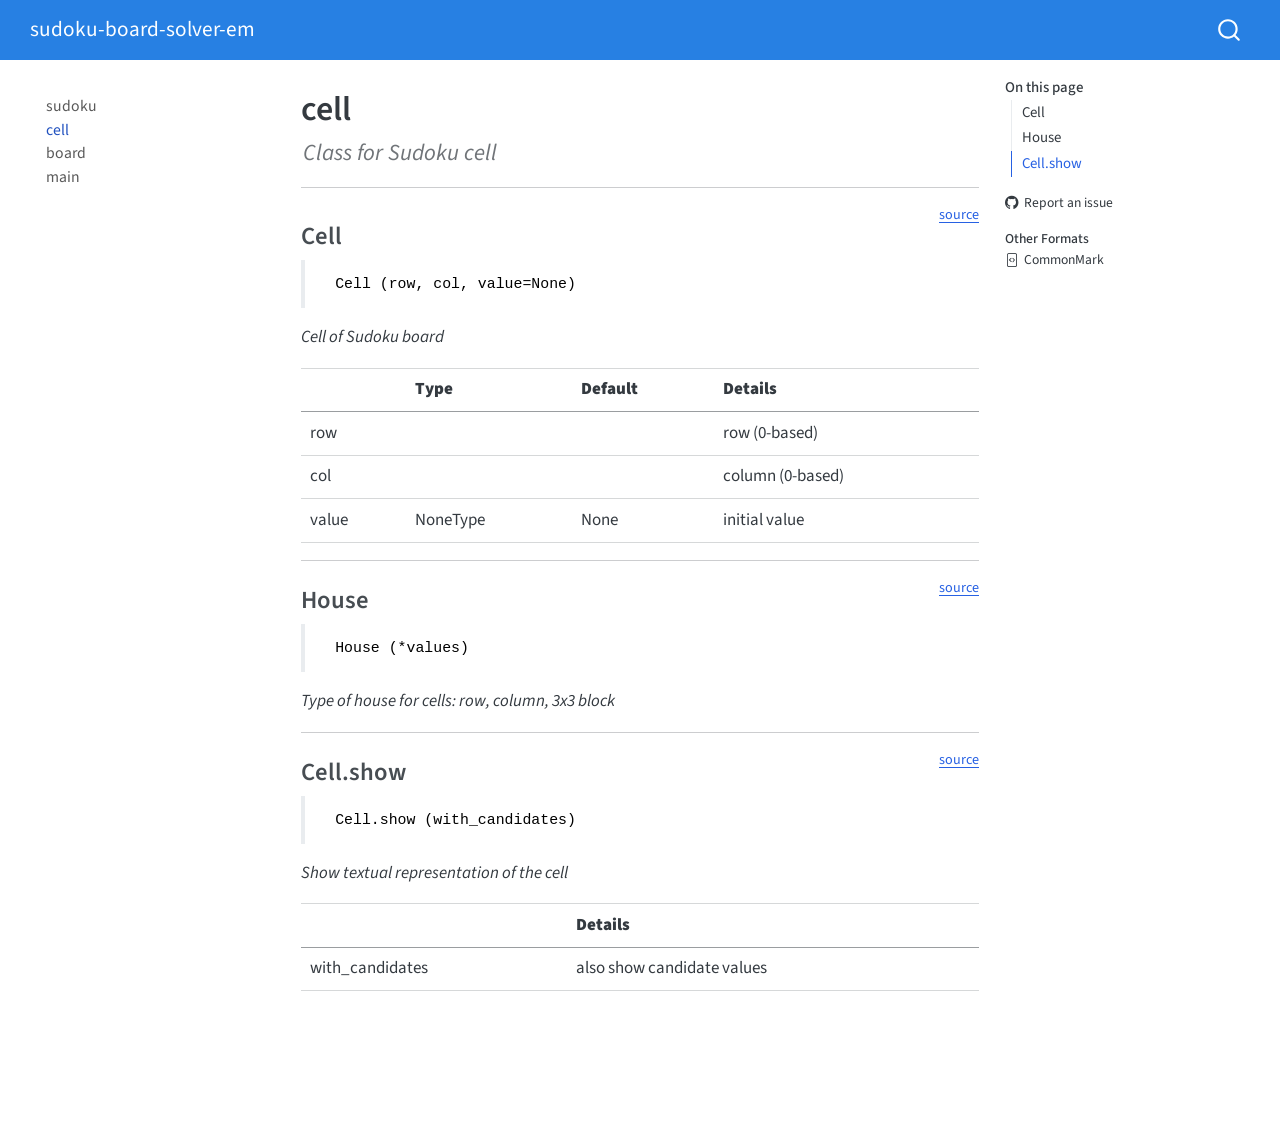
<file: docs/cell.html>
<!DOCTYPE html>
<html xmlns="http://www.w3.org/1999/xhtml" lang="en" xml:lang="en"><head>

<meta charset="utf-8">
<meta name="generator" content="quarto-1.8.26">

<meta name="viewport" content="width=device-width, initial-scale=1.0, user-scalable=yes">

<meta name="description" content="Class for Sudoku cell">

<title>cell – sudoku-board-solver-em</title>
<style>
code{white-space: pre-wrap;}
span.smallcaps{font-variant: small-caps;}
div.columns{display: flex; gap: min(4vw, 1.5em);}
div.column{flex: auto; overflow-x: auto;}
div.hanging-indent{margin-left: 1.5em; text-indent: -1.5em;}
ul.task-list{list-style: none;}
ul.task-list li input[type="checkbox"] {
  width: 0.8em;
  margin: 0 0.8em 0.2em -1em; /* quarto-specific, see https://github.com/quarto-dev/quarto-cli/issues/4556 */ 
  vertical-align: middle;
}
</style>


<script src="site_libs/quarto-nav/quarto-nav.js"></script>
<script src="site_libs/quarto-nav/headroom.min.js"></script>
<script src="site_libs/clipboard/clipboard.min.js"></script>
<script src="site_libs/quarto-search/autocomplete.umd.js"></script>
<script src="site_libs/quarto-search/fuse.min.js"></script>
<script src="site_libs/quarto-search/quarto-search.js"></script>
<meta name="quarto:offset" content="./">
<script src="site_libs/quarto-html/quarto.js" type="module"></script>
<script src="site_libs/quarto-html/tabsets/tabsets.js" type="module"></script>
<script src="site_libs/quarto-html/axe/axe-check.js" type="module"></script>
<script src="site_libs/quarto-html/popper.min.js"></script>
<script src="site_libs/quarto-html/tippy.umd.min.js"></script>
<script src="site_libs/quarto-html/anchor.min.js"></script>
<link href="site_libs/quarto-html/tippy.css" rel="stylesheet">
<link href="site_libs/quarto-html/quarto-syntax-highlighting-587c61ba64f3a5504c4d52d930310e48.css" rel="stylesheet" id="quarto-text-highlighting-styles">
<script src="site_libs/bootstrap/bootstrap.min.js"></script>
<link href="site_libs/bootstrap/bootstrap-icons.css" rel="stylesheet">
<link href="site_libs/bootstrap/bootstrap-650a5e24be27cb1f182660b819f04696.min.css" rel="stylesheet" append-hash="true" id="quarto-bootstrap" data-mode="light">
<script id="quarto-search-options" type="application/json">{
  "location": "navbar",
  "copy-button": false,
  "collapse-after": 3,
  "panel-placement": "end",
  "type": "overlay",
  "limit": 50,
  "keyboard-shortcut": [
    "f",
    "/",
    "s"
  ],
  "show-item-context": false,
  "language": {
    "search-no-results-text": "No results",
    "search-matching-documents-text": "matching documents",
    "search-copy-link-title": "Copy link to search",
    "search-hide-matches-text": "Hide additional matches",
    "search-more-match-text": "more match in this document",
    "search-more-matches-text": "more matches in this document",
    "search-clear-button-title": "Clear",
    "search-text-placeholder": "",
    "search-detached-cancel-button-title": "Cancel",
    "search-submit-button-title": "Submit",
    "search-label": "Search"
  }
}</script>


<link rel="stylesheet" href="styles.css">
<meta property="og:title" content="cell – sudoku-board-solver-em">
<meta property="og:description" content="Class for Sudoku cell">
<meta property="og:site_name" content="sudoku-board-solver-em">
<meta name="twitter:title" content="cell – sudoku-board-solver-em">
<meta name="twitter:description" content="Class for Sudoku cell">
<meta name="twitter:card" content="summary">
</head>

<body class="nav-sidebar floating nav-fixed quarto-light">

<div id="quarto-search-results"></div>
  <header id="quarto-header" class="headroom fixed-top">
    <nav class="navbar navbar-expand-lg " data-bs-theme="dark">
      <div class="navbar-container container-fluid">
      <div class="navbar-brand-container mx-auto">
    <a class="navbar-brand" href="./index.html">
    <span class="navbar-title">sudoku-board-solver-em</span>
    </a>
  </div>
        <div class="quarto-navbar-tools tools-end">
</div>
          <div id="quarto-search" class="" title="Search"></div>
      </div> <!-- /container-fluid -->
    </nav>
  <nav class="quarto-secondary-nav">
    <div class="container-fluid d-flex">
      <button type="button" class="quarto-btn-toggle btn" data-bs-toggle="collapse" role="button" data-bs-target=".quarto-sidebar-collapse-item" aria-controls="quarto-sidebar" aria-expanded="false" aria-label="Toggle sidebar navigation" onclick="if (window.quartoToggleHeadroom) { window.quartoToggleHeadroom(); }">
        <i class="bi bi-layout-text-sidebar-reverse"></i>
      </button>
        <nav class="quarto-page-breadcrumbs" aria-label="breadcrumb"><ol class="breadcrumb"><li class="breadcrumb-item"><a href="./cell.html">cell</a></li></ol></nav>
        <a class="flex-grow-1" role="navigation" data-bs-toggle="collapse" data-bs-target=".quarto-sidebar-collapse-item" aria-controls="quarto-sidebar" aria-expanded="false" aria-label="Toggle sidebar navigation" onclick="if (window.quartoToggleHeadroom) { window.quartoToggleHeadroom(); }">      
        </a>
    </div>
  </nav>
</header>
<!-- content -->
<div id="quarto-content" class="quarto-container page-columns page-rows-contents page-layout-article page-navbar">
<!-- sidebar -->
  <nav id="quarto-sidebar" class="sidebar collapse collapse-horizontal quarto-sidebar-collapse-item sidebar-navigation floating overflow-auto">
    <div class="sidebar-menu-container"> 
    <ul class="list-unstyled mt-1">
        <li class="sidebar-item">
  <div class="sidebar-item-container"> 
  <a href="./index.html" class="sidebar-item-text sidebar-link">
 <span class="menu-text">sudoku</span></a>
  </div>
</li>
        <li class="sidebar-item">
  <div class="sidebar-item-container"> 
  <a href="./cell.html" class="sidebar-item-text sidebar-link active">
 <span class="menu-text">cell</span></a>
  </div>
</li>
        <li class="sidebar-item">
  <div class="sidebar-item-container"> 
  <a href="./board.html" class="sidebar-item-text sidebar-link">
 <span class="menu-text">board</span></a>
  </div>
</li>
        <li class="sidebar-item">
  <div class="sidebar-item-container"> 
  <a href="./main.html" class="sidebar-item-text sidebar-link">
 <span class="menu-text">main</span></a>
  </div>
</li>
    </ul>
    </div>
</nav>
<div id="quarto-sidebar-glass" class="quarto-sidebar-collapse-item" data-bs-toggle="collapse" data-bs-target=".quarto-sidebar-collapse-item"></div>
<!-- margin-sidebar -->
    <div id="quarto-margin-sidebar" class="sidebar margin-sidebar">
        <nav id="TOC" role="doc-toc" class="toc-active">
    <h2 id="toc-title">On this page</h2>
   
  <ul>
  <li><a href="#cell" id="toc-cell" class="nav-link active" data-scroll-target="#cell">Cell</a></li>
  <li><a href="#house" id="toc-house" class="nav-link" data-scroll-target="#house">House</a></li>
  <li><a href="#cell.show" id="toc-cell.show" class="nav-link" data-scroll-target="#cell.show">Cell.show</a></li>
  </ul>
<div class="toc-actions"><ul><li><a href="https://github.com/emagri/sudoku/issues/new" class="toc-action"><i class="bi bi-github"></i>Report an issue</a></li></ul></div><div class="quarto-alternate-formats"><h2>Other Formats</h2><ul><li><a href="cell.html.md"><i class="bi bi-file-code"></i>CommonMark</a></li></ul></div></nav>
    </div>
<!-- main -->
<main class="content" id="quarto-document-content">

<header id="title-block-header" class="quarto-title-block default">
<div class="quarto-title">
<h1 class="title">cell</h1>
</div>

<div>
  <div class="description">
    Class for Sudoku cell
  </div>
</div>


<div class="quarto-title-meta">

    
  
    
  </div>
  


</header>


<!-- WARNING: THIS FILE WAS AUTOGENERATED! DO NOT EDIT! -->
<hr>
<p><a href="https://github.com/emagri/sudoku/blob/main/sudoku/cell.py#L19" target="_blank" style="float:right; font-size:smaller">source</a></p>
<section id="cell" class="level3">
<h3 class="anchored" data-anchor-id="cell">Cell</h3>
<blockquote class="blockquote">
<pre><code> Cell (row, col, value=None)</code></pre>
</blockquote>
<p><em>Cell of Sudoku board</em></p>
<table class="caption-top table">
<thead>
<tr class="header">
<th></th>
<th><strong>Type</strong></th>
<th><strong>Default</strong></th>
<th><strong>Details</strong></th>
</tr>
</thead>
<tbody>
<tr class="odd">
<td>row</td>
<td></td>
<td></td>
<td>row (0-based)</td>
</tr>
<tr class="even">
<td>col</td>
<td></td>
<td></td>
<td>column (0-based)</td>
</tr>
<tr class="odd">
<td>value</td>
<td>NoneType</td>
<td>None</td>
<td>initial value</td>
</tr>
</tbody>
</table>
<hr>
<p><a href="https://github.com/emagri/sudoku/blob/main/sudoku/cell.py#L13" target="_blank" style="float:right; font-size:smaller">source</a></p>
</section>
<section id="house" class="level3">
<h3 class="anchored" data-anchor-id="house">House</h3>
<blockquote class="blockquote">
<pre><code> House (*values)</code></pre>
</blockquote>
<p><em>Type of house for cells: row, column, 3x3 block</em></p>
<hr>
<p><a href="https://github.com/emagri/sudoku/blob/main/sudoku/cell.py#L32" target="_blank" style="float:right; font-size:smaller">source</a></p>
</section>
<section id="cell.show" class="level3">
<h3 class="anchored" data-anchor-id="cell.show">Cell.show</h3>
<blockquote class="blockquote">
<pre><code> Cell.show (with_candidates)</code></pre>
</blockquote>
<p><em>Show textual representation of the cell</em></p>
<table class="caption-top table">
<thead>
<tr class="header">
<th></th>
<th><strong>Details</strong></th>
</tr>
</thead>
<tbody>
<tr class="odd">
<td>with_candidates</td>
<td>also show candidate values</td>
</tr>
</tbody>
</table>


</section>

</main> <!-- /main -->
<script id="quarto-html-after-body" type="application/javascript">
  window.document.addEventListener("DOMContentLoaded", function (event) {
    const icon = "";
    const anchorJS = new window.AnchorJS();
    anchorJS.options = {
      placement: 'right',
      icon: icon
    };
    anchorJS.add('.anchored');
    const isCodeAnnotation = (el) => {
      for (const clz of el.classList) {
        if (clz.startsWith('code-annotation-')) {                     
          return true;
        }
      }
      return false;
    }
    const onCopySuccess = function(e) {
      // button target
      const button = e.trigger;
      // don't keep focus
      button.blur();
      // flash "checked"
      button.classList.add('code-copy-button-checked');
      var currentTitle = button.getAttribute("title");
      button.setAttribute("title", "Copied!");
      let tooltip;
      if (window.bootstrap) {
        button.setAttribute("data-bs-toggle", "tooltip");
        button.setAttribute("data-bs-placement", "left");
        button.setAttribute("data-bs-title", "Copied!");
        tooltip = new bootstrap.Tooltip(button, 
          { trigger: "manual", 
            customClass: "code-copy-button-tooltip",
            offset: [0, -8]});
        tooltip.show();    
      }
      setTimeout(function() {
        if (tooltip) {
          tooltip.hide();
          button.removeAttribute("data-bs-title");
          button.removeAttribute("data-bs-toggle");
          button.removeAttribute("data-bs-placement");
        }
        button.setAttribute("title", currentTitle);
        button.classList.remove('code-copy-button-checked');
      }, 1000);
      // clear code selection
      e.clearSelection();
    }
    const getTextToCopy = function(trigger) {
      const outerScaffold = trigger.parentElement.cloneNode(true);
      const codeEl = outerScaffold.querySelector('code');
      for (const childEl of codeEl.children) {
        if (isCodeAnnotation(childEl)) {
          childEl.remove();
        }
      }
      return codeEl.innerText;
    }
    const clipboard = new window.ClipboardJS('.code-copy-button:not([data-in-quarto-modal])', {
      text: getTextToCopy
    });
    clipboard.on('success', onCopySuccess);
    if (window.document.getElementById('quarto-embedded-source-code-modal')) {
      const clipboardModal = new window.ClipboardJS('.code-copy-button[data-in-quarto-modal]', {
        text: getTextToCopy,
        container: window.document.getElementById('quarto-embedded-source-code-modal')
      });
      clipboardModal.on('success', onCopySuccess);
    }
      var localhostRegex = new RegExp(/^(?:http|https):\/\/localhost\:?[0-9]*\//);
      var mailtoRegex = new RegExp(/^mailto:/);
        var filterRegex = new RegExp("https:\/\/emagri\.github\.io\/sudoku");
      var isInternal = (href) => {
          return filterRegex.test(href) || localhostRegex.test(href) || mailtoRegex.test(href);
      }
      // Inspect non-navigation links and adorn them if external
     var links = window.document.querySelectorAll('a[href]:not(.nav-link):not(.navbar-brand):not(.toc-action):not(.sidebar-link):not(.sidebar-item-toggle):not(.pagination-link):not(.no-external):not([aria-hidden]):not(.dropdown-item):not(.quarto-navigation-tool):not(.about-link)');
      for (var i=0; i<links.length; i++) {
        const link = links[i];
        if (!isInternal(link.href)) {
          // undo the damage that might have been done by quarto-nav.js in the case of
          // links that we want to consider external
          if (link.dataset.originalHref !== undefined) {
            link.href = link.dataset.originalHref;
          }
        }
      }
    function tippyHover(el, contentFn, onTriggerFn, onUntriggerFn) {
      const config = {
        allowHTML: true,
        maxWidth: 500,
        delay: 100,
        arrow: false,
        appendTo: function(el) {
            return el.parentElement;
        },
        interactive: true,
        interactiveBorder: 10,
        theme: 'quarto',
        placement: 'bottom-start',
      };
      if (contentFn) {
        config.content = contentFn;
      }
      if (onTriggerFn) {
        config.onTrigger = onTriggerFn;
      }
      if (onUntriggerFn) {
        config.onUntrigger = onUntriggerFn;
      }
      window.tippy(el, config); 
    }
    const noterefs = window.document.querySelectorAll('a[role="doc-noteref"]');
    for (var i=0; i<noterefs.length; i++) {
      const ref = noterefs[i];
      tippyHover(ref, function() {
        // use id or data attribute instead here
        let href = ref.getAttribute('data-footnote-href') || ref.getAttribute('href');
        try { href = new URL(href).hash; } catch {}
        const id = href.replace(/^#\/?/, "");
        const note = window.document.getElementById(id);
        if (note) {
          return note.innerHTML;
        } else {
          return "";
        }
      });
    }
    const xrefs = window.document.querySelectorAll('a.quarto-xref');
    const processXRef = (id, note) => {
      // Strip column container classes
      const stripColumnClz = (el) => {
        el.classList.remove("page-full", "page-columns");
        if (el.children) {
          for (const child of el.children) {
            stripColumnClz(child);
          }
        }
      }
      stripColumnClz(note)
      if (id === null || id.startsWith('sec-')) {
        // Special case sections, only their first couple elements
        const container = document.createElement("div");
        if (note.children && note.children.length > 2) {
          container.appendChild(note.children[0].cloneNode(true));
          for (let i = 1; i < note.children.length; i++) {
            const child = note.children[i];
            if (child.tagName === "P" && child.innerText === "") {
              continue;
            } else {
              container.appendChild(child.cloneNode(true));
              break;
            }
          }
          if (window.Quarto?.typesetMath) {
            window.Quarto.typesetMath(container);
          }
          return container.innerHTML
        } else {
          if (window.Quarto?.typesetMath) {
            window.Quarto.typesetMath(note);
          }
          return note.innerHTML;
        }
      } else {
        // Remove any anchor links if they are present
        const anchorLink = note.querySelector('a.anchorjs-link');
        if (anchorLink) {
          anchorLink.remove();
        }
        if (window.Quarto?.typesetMath) {
          window.Quarto.typesetMath(note);
        }
        if (note.classList.contains("callout")) {
          return note.outerHTML;
        } else {
          return note.innerHTML;
        }
      }
    }
    for (var i=0; i<xrefs.length; i++) {
      const xref = xrefs[i];
      tippyHover(xref, undefined, function(instance) {
        instance.disable();
        let url = xref.getAttribute('href');
        let hash = undefined; 
        if (url.startsWith('#')) {
          hash = url;
        } else {
          try { hash = new URL(url).hash; } catch {}
        }
        if (hash) {
          const id = hash.replace(/^#\/?/, "");
          const note = window.document.getElementById(id);
          if (note !== null) {
            try {
              const html = processXRef(id, note.cloneNode(true));
              instance.setContent(html);
            } finally {
              instance.enable();
              instance.show();
            }
          } else {
            // See if we can fetch this
            fetch(url.split('#')[0])
            .then(res => res.text())
            .then(html => {
              const parser = new DOMParser();
              const htmlDoc = parser.parseFromString(html, "text/html");
              const note = htmlDoc.getElementById(id);
              if (note !== null) {
                const html = processXRef(id, note);
                instance.setContent(html);
              } 
            }).finally(() => {
              instance.enable();
              instance.show();
            });
          }
        } else {
          // See if we can fetch a full url (with no hash to target)
          // This is a special case and we should probably do some content thinning / targeting
          fetch(url)
          .then(res => res.text())
          .then(html => {
            const parser = new DOMParser();
            const htmlDoc = parser.parseFromString(html, "text/html");
            const note = htmlDoc.querySelector('main.content');
            if (note !== null) {
              // This should only happen for chapter cross references
              // (since there is no id in the URL)
              // remove the first header
              if (note.children.length > 0 && note.children[0].tagName === "HEADER") {
                note.children[0].remove();
              }
              const html = processXRef(null, note);
              instance.setContent(html);
            } 
          }).finally(() => {
            instance.enable();
            instance.show();
          });
        }
      }, function(instance) {
      });
    }
        let selectedAnnoteEl;
        const selectorForAnnotation = ( cell, annotation) => {
          let cellAttr = 'data-code-cell="' + cell + '"';
          let lineAttr = 'data-code-annotation="' +  annotation + '"';
          const selector = 'span[' + cellAttr + '][' + lineAttr + ']';
          return selector;
        }
        const selectCodeLines = (annoteEl) => {
          const doc = window.document;
          const targetCell = annoteEl.getAttribute("data-target-cell");
          const targetAnnotation = annoteEl.getAttribute("data-target-annotation");
          const annoteSpan = window.document.querySelector(selectorForAnnotation(targetCell, targetAnnotation));
          const lines = annoteSpan.getAttribute("data-code-lines").split(",");
          const lineIds = lines.map((line) => {
            return targetCell + "-" + line;
          })
          let top = null;
          let height = null;
          let parent = null;
          if (lineIds.length > 0) {
              //compute the position of the single el (top and bottom and make a div)
              const el = window.document.getElementById(lineIds[0]);
              top = el.offsetTop;
              height = el.offsetHeight;
              parent = el.parentElement.parentElement;
            if (lineIds.length > 1) {
              const lastEl = window.document.getElementById(lineIds[lineIds.length - 1]);
              const bottom = lastEl.offsetTop + lastEl.offsetHeight;
              height = bottom - top;
            }
            if (top !== null && height !== null && parent !== null) {
              // cook up a div (if necessary) and position it 
              let div = window.document.getElementById("code-annotation-line-highlight");
              if (div === null) {
                div = window.document.createElement("div");
                div.setAttribute("id", "code-annotation-line-highlight");
                div.style.position = 'absolute';
                parent.appendChild(div);
              }
              div.style.top = top - 2 + "px";
              div.style.height = height + 4 + "px";
              div.style.left = 0;
              let gutterDiv = window.document.getElementById("code-annotation-line-highlight-gutter");
              if (gutterDiv === null) {
                gutterDiv = window.document.createElement("div");
                gutterDiv.setAttribute("id", "code-annotation-line-highlight-gutter");
                gutterDiv.style.position = 'absolute';
                const codeCell = window.document.getElementById(targetCell);
                const gutter = codeCell.querySelector('.code-annotation-gutter');
                gutter.appendChild(gutterDiv);
              }
              gutterDiv.style.top = top - 2 + "px";
              gutterDiv.style.height = height + 4 + "px";
            }
            selectedAnnoteEl = annoteEl;
          }
        };
        const unselectCodeLines = () => {
          const elementsIds = ["code-annotation-line-highlight", "code-annotation-line-highlight-gutter"];
          elementsIds.forEach((elId) => {
            const div = window.document.getElementById(elId);
            if (div) {
              div.remove();
            }
          });
          selectedAnnoteEl = undefined;
        };
          // Handle positioning of the toggle
      window.addEventListener(
        "resize",
        throttle(() => {
          elRect = undefined;
          if (selectedAnnoteEl) {
            selectCodeLines(selectedAnnoteEl);
          }
        }, 10)
      );
      function throttle(fn, ms) {
      let throttle = false;
      let timer;
        return (...args) => {
          if(!throttle) { // first call gets through
              fn.apply(this, args);
              throttle = true;
          } else { // all the others get throttled
              if(timer) clearTimeout(timer); // cancel #2
              timer = setTimeout(() => {
                fn.apply(this, args);
                timer = throttle = false;
              }, ms);
          }
        };
      }
        // Attach click handler to the DT
        const annoteDls = window.document.querySelectorAll('dt[data-target-cell]');
        for (const annoteDlNode of annoteDls) {
          annoteDlNode.addEventListener('click', (event) => {
            const clickedEl = event.target;
            if (clickedEl !== selectedAnnoteEl) {
              unselectCodeLines();
              const activeEl = window.document.querySelector('dt[data-target-cell].code-annotation-active');
              if (activeEl) {
                activeEl.classList.remove('code-annotation-active');
              }
              selectCodeLines(clickedEl);
              clickedEl.classList.add('code-annotation-active');
            } else {
              // Unselect the line
              unselectCodeLines();
              clickedEl.classList.remove('code-annotation-active');
            }
          });
        }
    const findCites = (el) => {
      const parentEl = el.parentElement;
      if (parentEl) {
        const cites = parentEl.dataset.cites;
        if (cites) {
          return {
            el,
            cites: cites.split(' ')
          };
        } else {
          return findCites(el.parentElement)
        }
      } else {
        return undefined;
      }
    };
    var bibliorefs = window.document.querySelectorAll('a[role="doc-biblioref"]');
    for (var i=0; i<bibliorefs.length; i++) {
      const ref = bibliorefs[i];
      const citeInfo = findCites(ref);
      if (citeInfo) {
        tippyHover(citeInfo.el, function() {
          var popup = window.document.createElement('div');
          citeInfo.cites.forEach(function(cite) {
            var citeDiv = window.document.createElement('div');
            citeDiv.classList.add('hanging-indent');
            citeDiv.classList.add('csl-entry');
            var biblioDiv = window.document.getElementById('ref-' + cite);
            if (biblioDiv) {
              citeDiv.innerHTML = biblioDiv.innerHTML;
            }
            popup.appendChild(citeDiv);
          });
          return popup.innerHTML;
        });
      }
    }
  });
  </script>
</div> <!-- /content -->




<footer class="footer"><div class="nav-footer"><div class="nav-footer-center"><div class="toc-actions d-sm-block d-md-none"><ul><li><a href="https://github.com/emagri/sudoku/issues/new" class="toc-action"><i class="bi bi-github"></i>Report an issue</a></li></ul></div></div></div></footer></body></html>
</file>
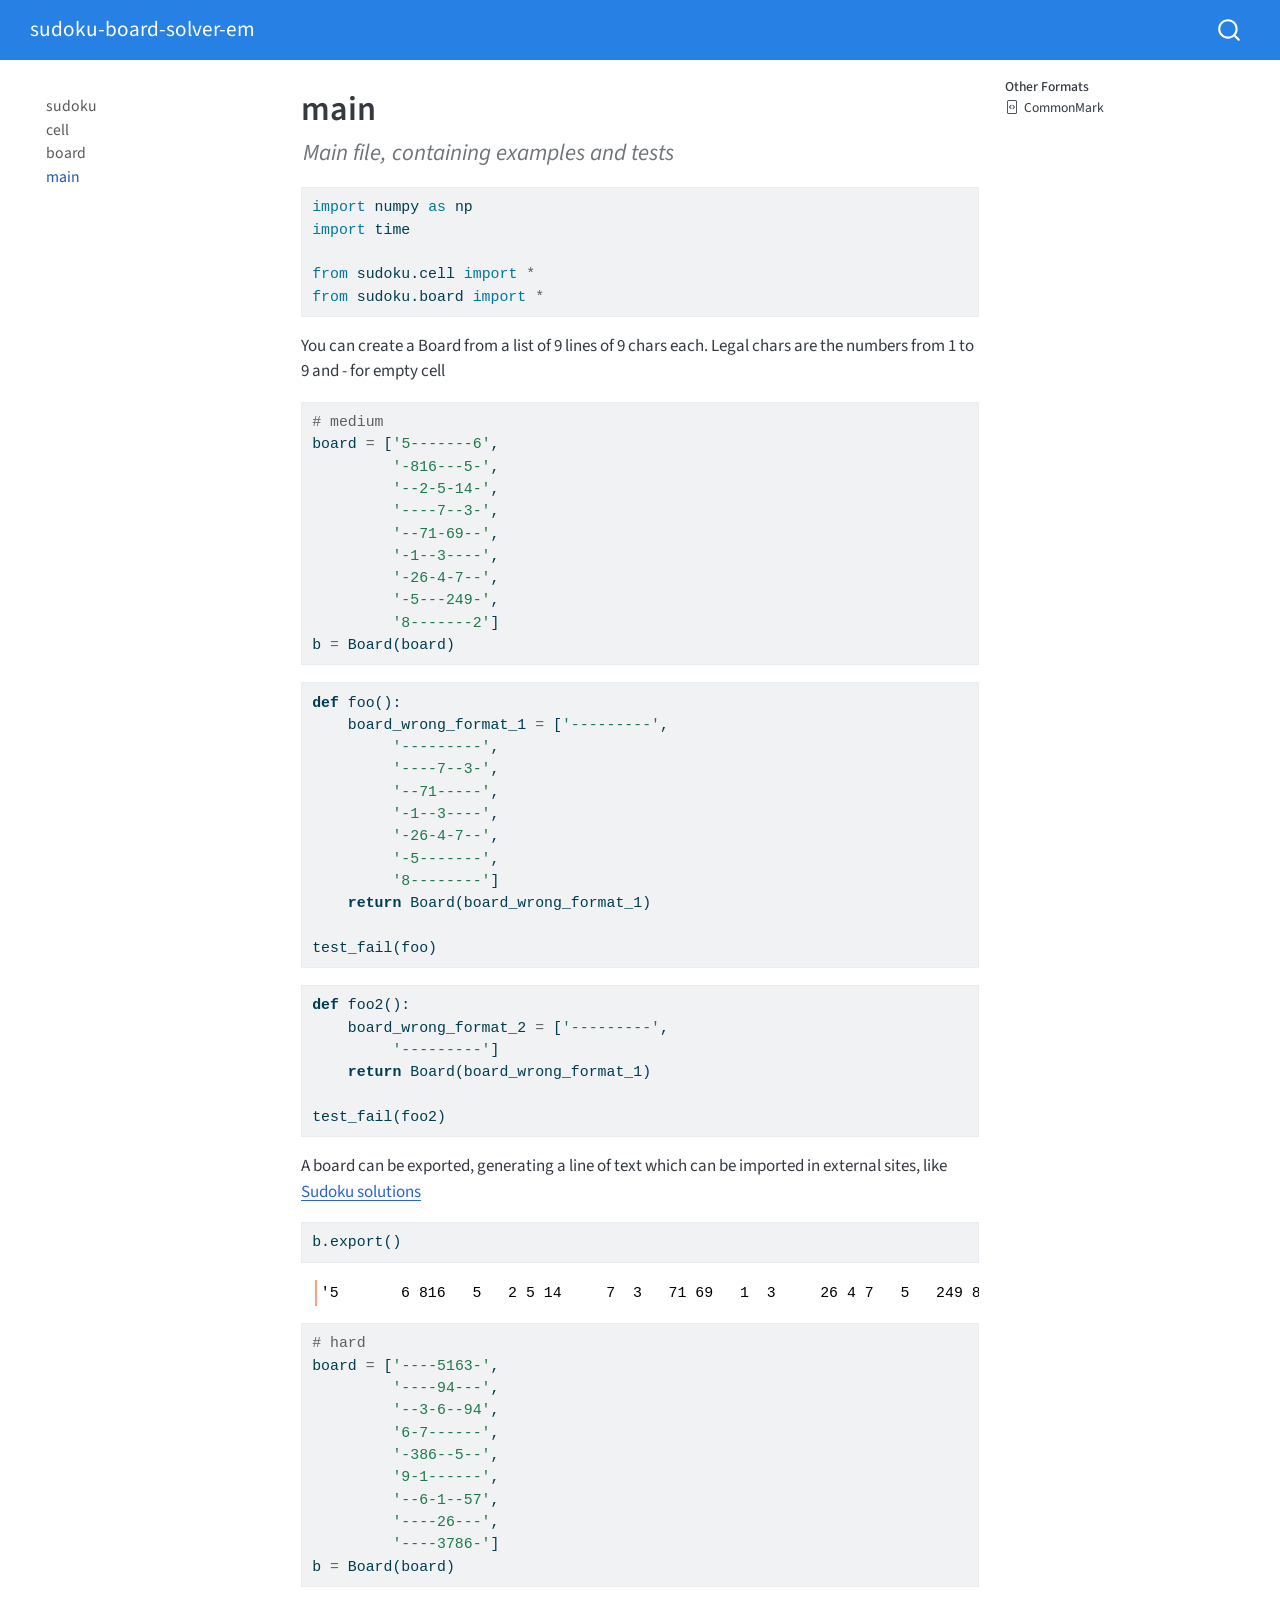
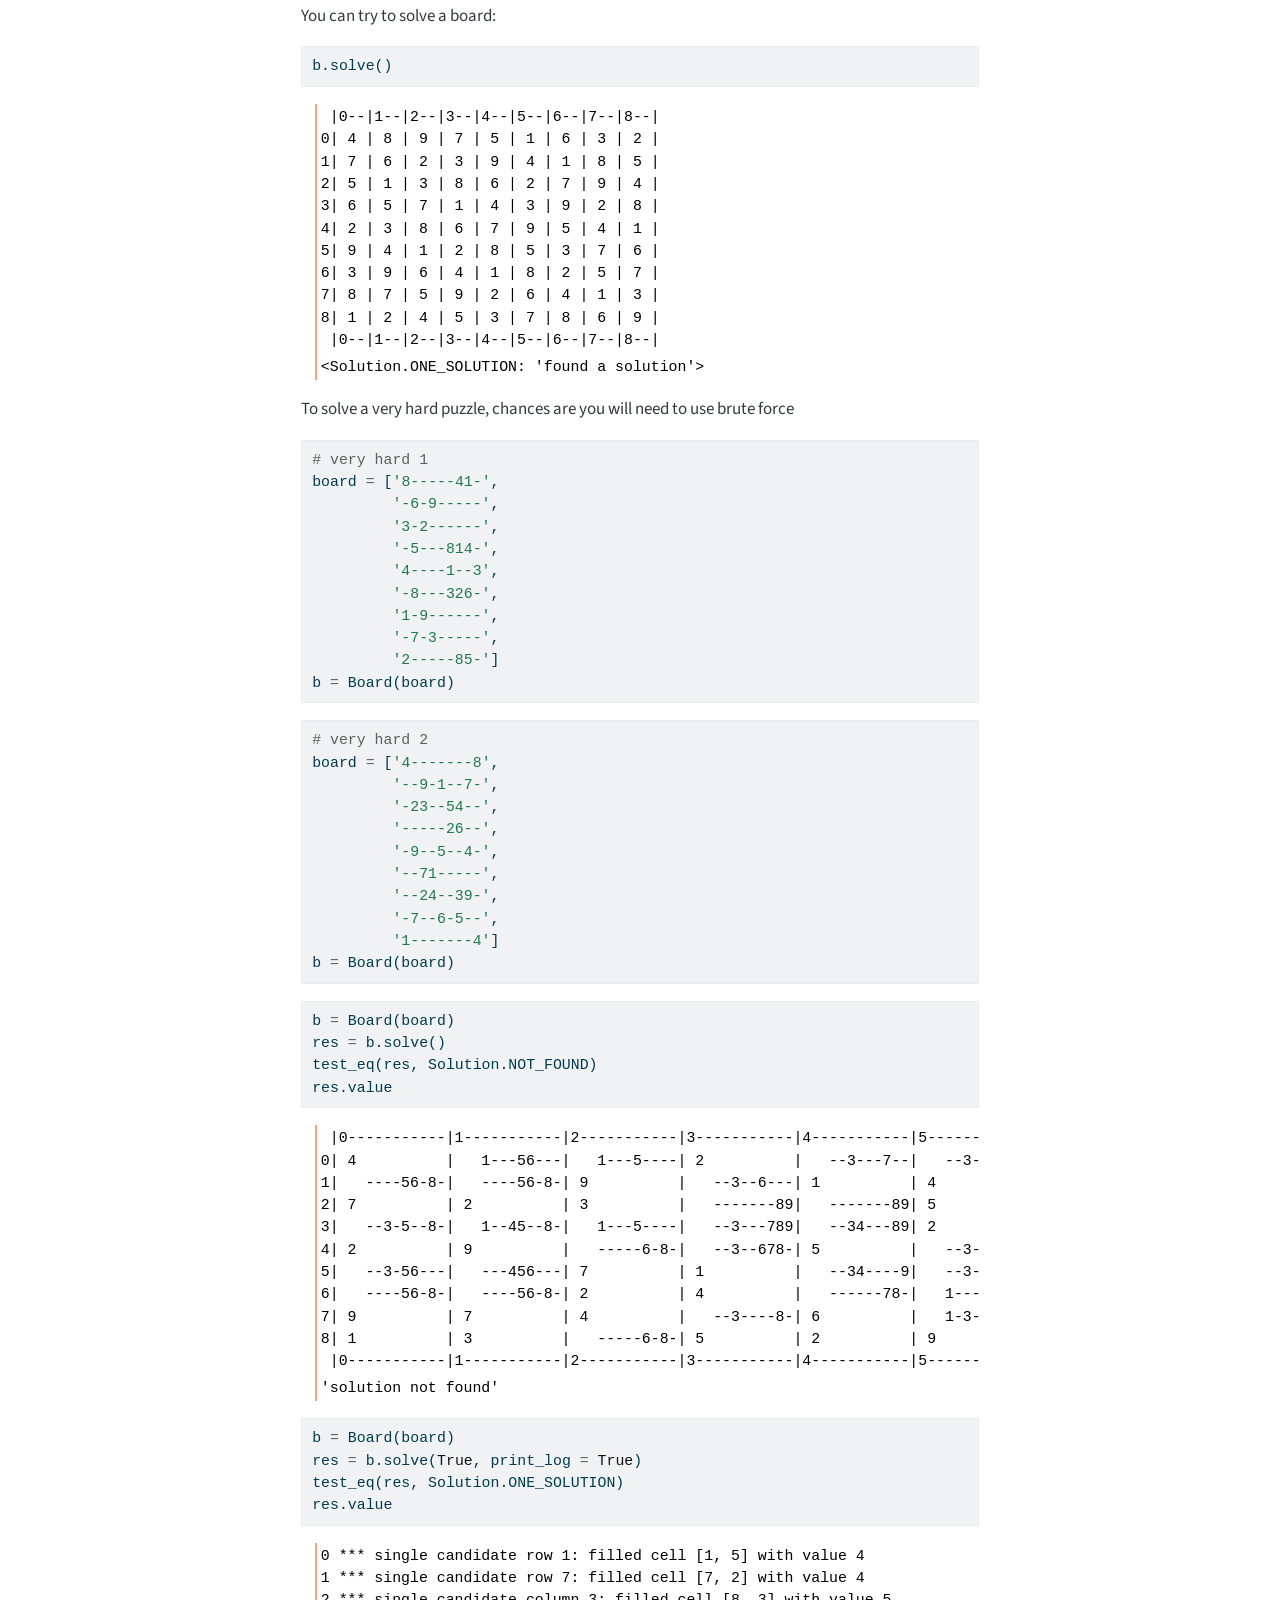
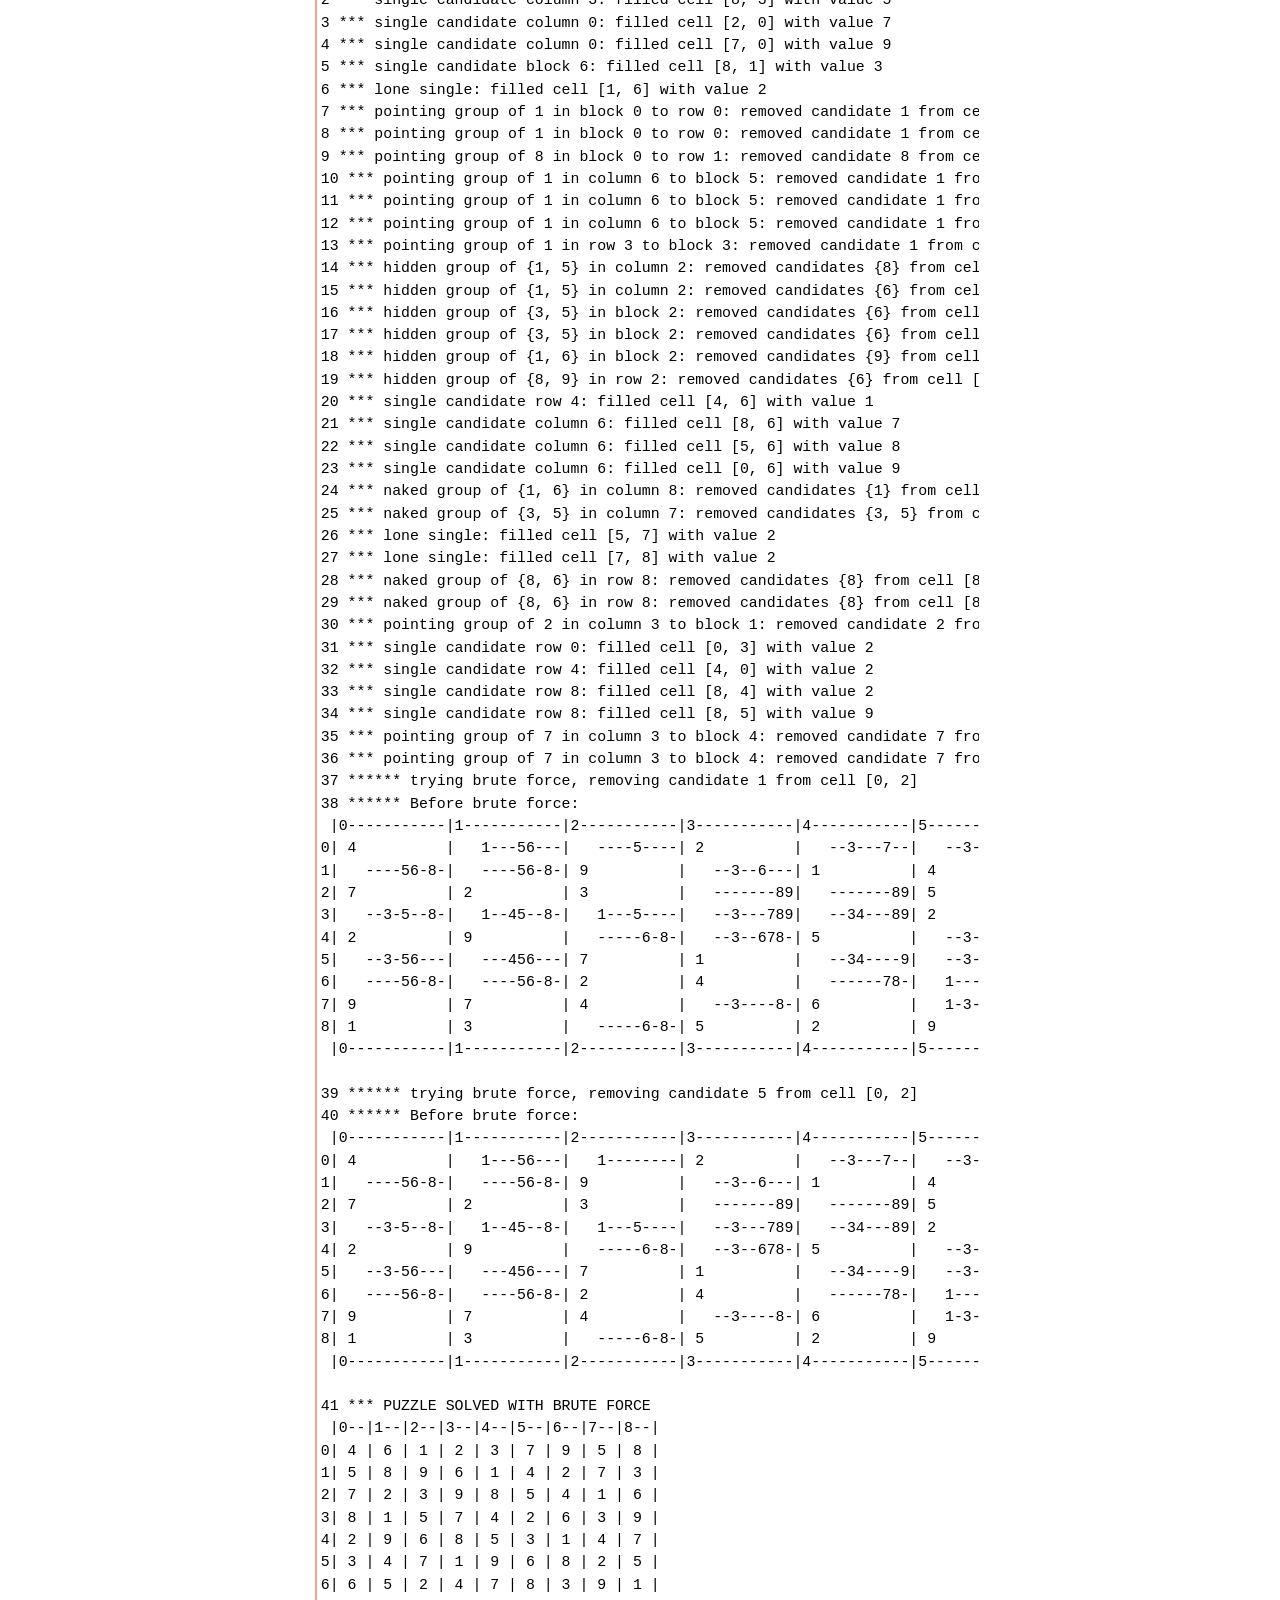
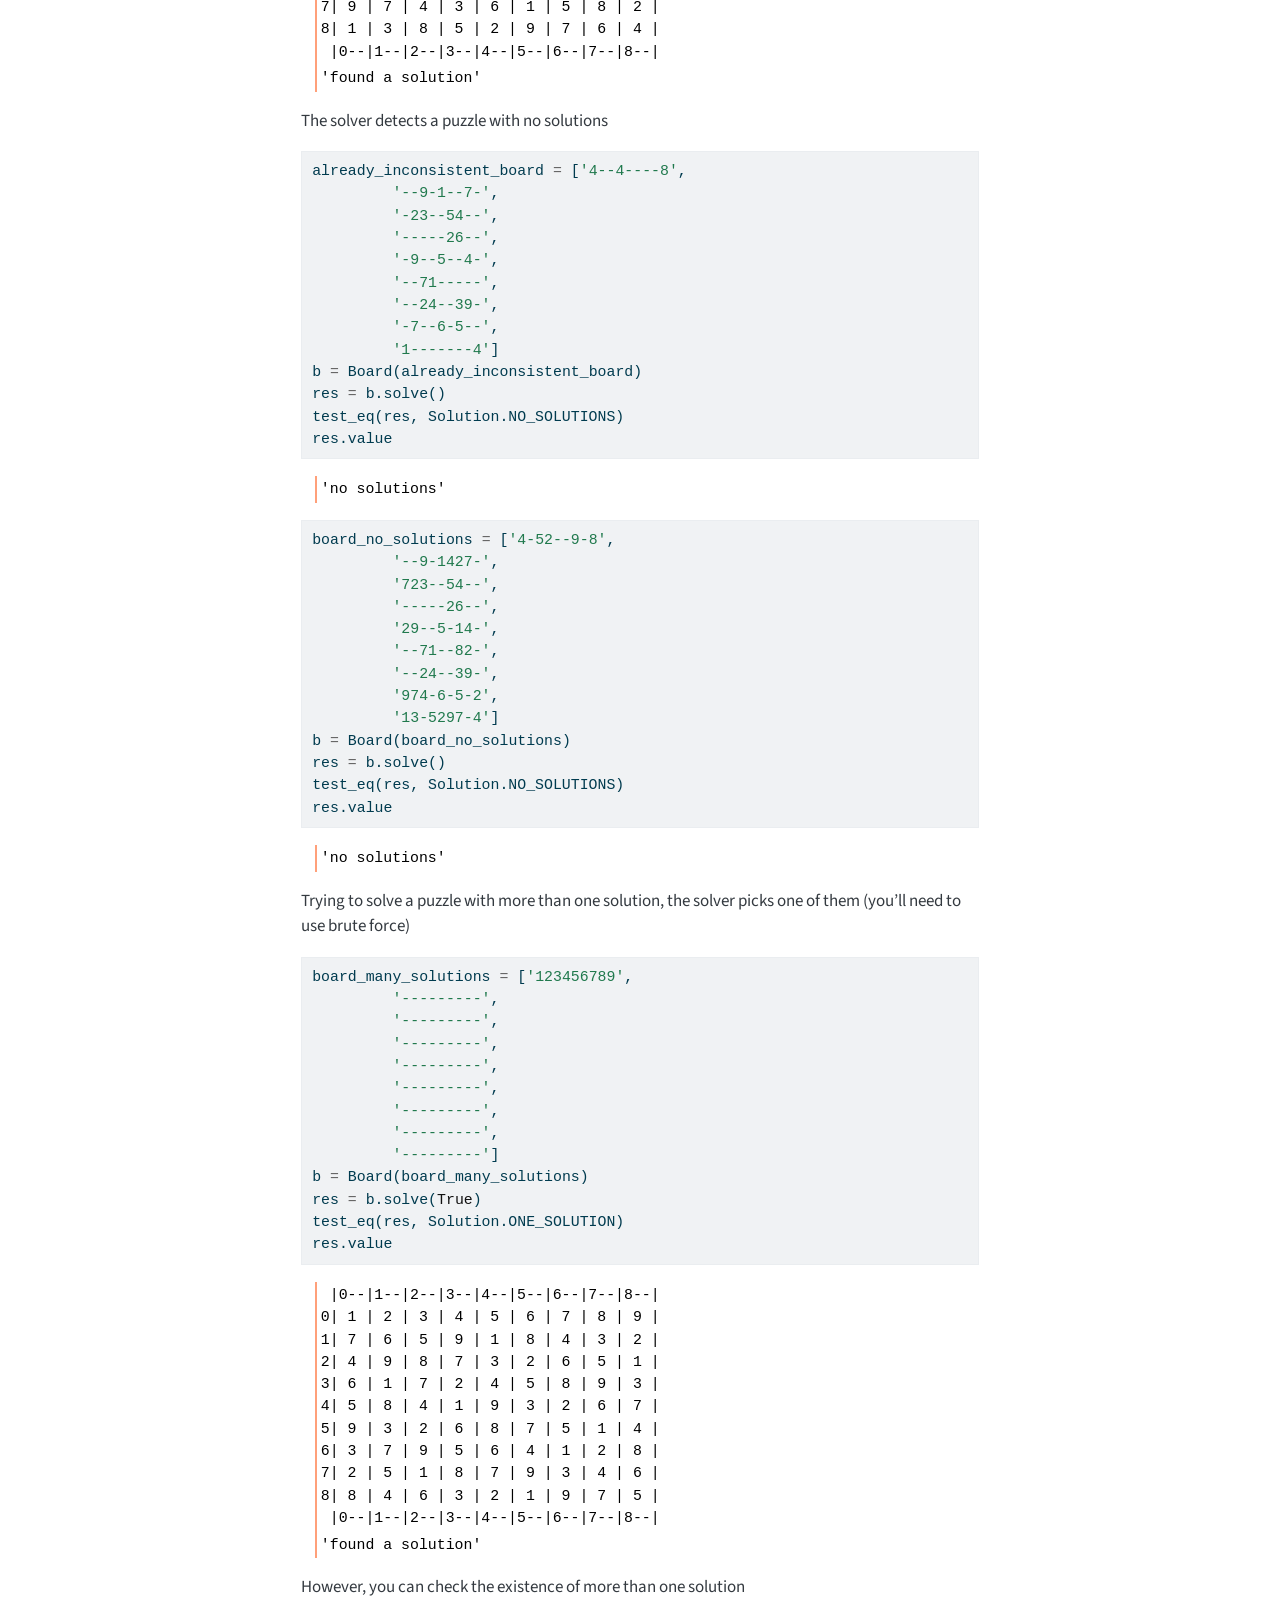
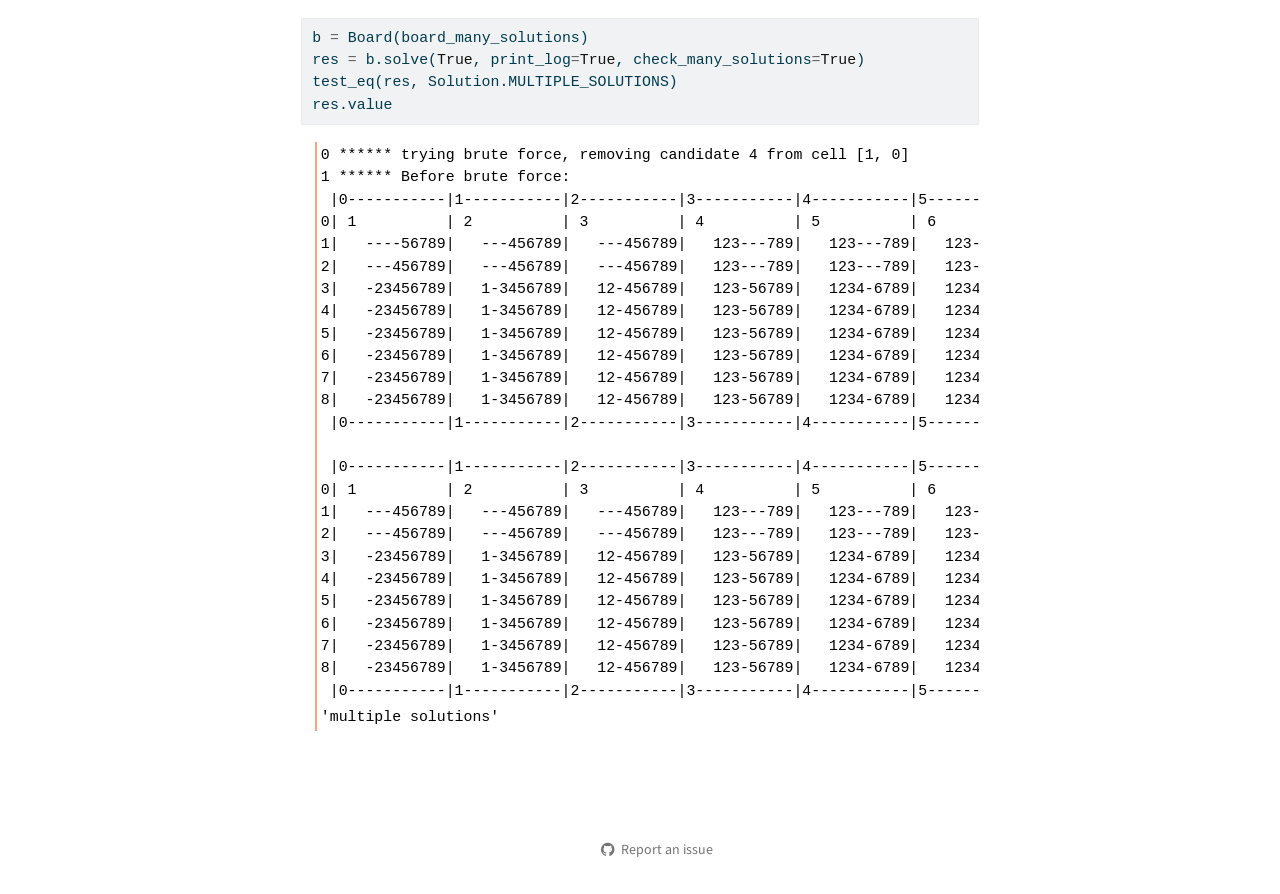
<file: docs/main.html>
<!DOCTYPE html>
<html xmlns="http://www.w3.org/1999/xhtml" lang="en" xml:lang="en"><head>

<meta charset="utf-8">
<meta name="generator" content="quarto-1.8.26">

<meta name="viewport" content="width=device-width, initial-scale=1.0, user-scalable=yes">

<meta name="description" content="Main file, containing examples and tests">

<title>main – sudoku-board-solver-em</title>
<style>
code{white-space: pre-wrap;}
span.smallcaps{font-variant: small-caps;}
div.columns{display: flex; gap: min(4vw, 1.5em);}
div.column{flex: auto; overflow-x: auto;}
div.hanging-indent{margin-left: 1.5em; text-indent: -1.5em;}
ul.task-list{list-style: none;}
ul.task-list li input[type="checkbox"] {
  width: 0.8em;
  margin: 0 0.8em 0.2em -1em; /* quarto-specific, see https://github.com/quarto-dev/quarto-cli/issues/4556 */ 
  vertical-align: middle;
}
/* CSS for syntax highlighting */
html { -webkit-text-size-adjust: 100%; }
pre > code.sourceCode { white-space: pre; position: relative; }
pre > code.sourceCode > span { display: inline-block; line-height: 1.25; }
pre > code.sourceCode > span:empty { height: 1.2em; }
.sourceCode { overflow: visible; }
code.sourceCode > span { color: inherit; text-decoration: inherit; }
div.sourceCode { margin: 1em 0; }
pre.sourceCode { margin: 0; }
@media screen {
div.sourceCode { overflow: auto; }
}
@media print {
pre > code.sourceCode { white-space: pre-wrap; }
pre > code.sourceCode > span { text-indent: -5em; padding-left: 5em; }
}
pre.numberSource code
  { counter-reset: source-line 0; }
pre.numberSource code > span
  { position: relative; left: -4em; counter-increment: source-line; }
pre.numberSource code > span > a:first-child::before
  { content: counter(source-line);
    position: relative; left: -1em; text-align: right; vertical-align: baseline;
    border: none; display: inline-block;
    -webkit-touch-callout: none; -webkit-user-select: none;
    -khtml-user-select: none; -moz-user-select: none;
    -ms-user-select: none; user-select: none;
    padding: 0 4px; width: 4em;
  }
pre.numberSource { margin-left: 3em;  padding-left: 4px; }
div.sourceCode
  {   }
@media screen {
pre > code.sourceCode > span > a:first-child::before { text-decoration: underline; }
}
</style>


<script src="site_libs/quarto-nav/quarto-nav.js"></script>
<script src="site_libs/quarto-nav/headroom.min.js"></script>
<script src="site_libs/clipboard/clipboard.min.js"></script>
<script src="site_libs/quarto-search/autocomplete.umd.js"></script>
<script src="site_libs/quarto-search/fuse.min.js"></script>
<script src="site_libs/quarto-search/quarto-search.js"></script>
<meta name="quarto:offset" content="./">
<script src="site_libs/quarto-html/quarto.js" type="module"></script>
<script src="site_libs/quarto-html/tabsets/tabsets.js" type="module"></script>
<script src="site_libs/quarto-html/axe/axe-check.js" type="module"></script>
<script src="site_libs/quarto-html/popper.min.js"></script>
<script src="site_libs/quarto-html/tippy.umd.min.js"></script>
<script src="site_libs/quarto-html/anchor.min.js"></script>
<link href="site_libs/quarto-html/tippy.css" rel="stylesheet">
<link href="site_libs/quarto-html/quarto-syntax-highlighting-587c61ba64f3a5504c4d52d930310e48.css" rel="stylesheet" id="quarto-text-highlighting-styles">
<script src="site_libs/bootstrap/bootstrap.min.js"></script>
<link href="site_libs/bootstrap/bootstrap-icons.css" rel="stylesheet">
<link href="site_libs/bootstrap/bootstrap-650a5e24be27cb1f182660b819f04696.min.css" rel="stylesheet" append-hash="true" id="quarto-bootstrap" data-mode="light">
<script id="quarto-search-options" type="application/json">{
  "location": "navbar",
  "copy-button": false,
  "collapse-after": 3,
  "panel-placement": "end",
  "type": "overlay",
  "limit": 50,
  "keyboard-shortcut": [
    "f",
    "/",
    "s"
  ],
  "show-item-context": false,
  "language": {
    "search-no-results-text": "No results",
    "search-matching-documents-text": "matching documents",
    "search-copy-link-title": "Copy link to search",
    "search-hide-matches-text": "Hide additional matches",
    "search-more-match-text": "more match in this document",
    "search-more-matches-text": "more matches in this document",
    "search-clear-button-title": "Clear",
    "search-text-placeholder": "",
    "search-detached-cancel-button-title": "Cancel",
    "search-submit-button-title": "Submit",
    "search-label": "Search"
  }
}</script>


<link rel="stylesheet" href="styles.css">
<meta property="og:title" content="main – sudoku-board-solver-em">
<meta property="og:description" content="Main file, containing examples and tests">
<meta property="og:site_name" content="sudoku-board-solver-em">
<meta name="twitter:title" content="main – sudoku-board-solver-em">
<meta name="twitter:description" content="Main file, containing examples and tests">
<meta name="twitter:card" content="summary">
</head>

<body class="nav-sidebar floating nav-fixed quarto-light">

<div id="quarto-search-results"></div>
  <header id="quarto-header" class="headroom fixed-top">
    <nav class="navbar navbar-expand-lg " data-bs-theme="dark">
      <div class="navbar-container container-fluid">
      <div class="navbar-brand-container mx-auto">
    <a class="navbar-brand" href="./index.html">
    <span class="navbar-title">sudoku-board-solver-em</span>
    </a>
  </div>
        <div class="quarto-navbar-tools tools-end">
</div>
          <div id="quarto-search" class="" title="Search"></div>
      </div> <!-- /container-fluid -->
    </nav>
  <nav class="quarto-secondary-nav">
    <div class="container-fluid d-flex">
      <button type="button" class="quarto-btn-toggle btn" data-bs-toggle="collapse" role="button" data-bs-target=".quarto-sidebar-collapse-item" aria-controls="quarto-sidebar" aria-expanded="false" aria-label="Toggle sidebar navigation" onclick="if (window.quartoToggleHeadroom) { window.quartoToggleHeadroom(); }">
        <i class="bi bi-layout-text-sidebar-reverse"></i>
      </button>
        <nav class="quarto-page-breadcrumbs" aria-label="breadcrumb"><ol class="breadcrumb"><li class="breadcrumb-item"><a href="./main.html">main</a></li></ol></nav>
        <a class="flex-grow-1" role="navigation" data-bs-toggle="collapse" data-bs-target=".quarto-sidebar-collapse-item" aria-controls="quarto-sidebar" aria-expanded="false" aria-label="Toggle sidebar navigation" onclick="if (window.quartoToggleHeadroom) { window.quartoToggleHeadroom(); }">      
        </a>
    </div>
  </nav>
</header>
<!-- content -->
<div id="quarto-content" class="quarto-container page-columns page-rows-contents page-layout-article page-navbar">
<!-- sidebar -->
  <nav id="quarto-sidebar" class="sidebar collapse collapse-horizontal quarto-sidebar-collapse-item sidebar-navigation floating overflow-auto">
    <div class="sidebar-menu-container"> 
    <ul class="list-unstyled mt-1">
        <li class="sidebar-item">
  <div class="sidebar-item-container"> 
  <a href="./index.html" class="sidebar-item-text sidebar-link">
 <span class="menu-text">sudoku</span></a>
  </div>
</li>
        <li class="sidebar-item">
  <div class="sidebar-item-container"> 
  <a href="./cell.html" class="sidebar-item-text sidebar-link">
 <span class="menu-text">cell</span></a>
  </div>
</li>
        <li class="sidebar-item">
  <div class="sidebar-item-container"> 
  <a href="./board.html" class="sidebar-item-text sidebar-link">
 <span class="menu-text">board</span></a>
  </div>
</li>
        <li class="sidebar-item">
  <div class="sidebar-item-container"> 
  <a href="./main.html" class="sidebar-item-text sidebar-link active">
 <span class="menu-text">main</span></a>
  </div>
</li>
    </ul>
    </div>
</nav>
<div id="quarto-sidebar-glass" class="quarto-sidebar-collapse-item" data-bs-toggle="collapse" data-bs-target=".quarto-sidebar-collapse-item"></div>
<!-- margin-sidebar -->
    <div id="quarto-margin-sidebar" class="sidebar margin-sidebar">
        
    <div class="quarto-alternate-formats"><h2>Other Formats</h2><ul><li><a href="main.html.md"><i class="bi bi-file-code"></i>CommonMark</a></li></ul></div></div>
<!-- main -->
<main class="content" id="quarto-document-content">

<header id="title-block-header" class="quarto-title-block default">
<div class="quarto-title">
<h1 class="title">main</h1>
</div>

<div>
  <div class="description">
    Main file, containing examples and tests
  </div>
</div>


<div class="quarto-title-meta">

    
  
    
  </div>
  


</header>


<!-- WARNING: THIS FILE WAS AUTOGENERATED! DO NOT EDIT! -->
<div id="cell-2" class="cell">
<div class="code-copy-outer-scaffold"><div class="sourceCode cell-code" id="cb1"><pre class="sourceCode python code-with-copy"><code class="sourceCode python"><span id="cb1-1"><a href="#cb1-1" aria-hidden="true" tabindex="-1"></a><span class="im">import</span> numpy <span class="im">as</span> np</span>
<span id="cb1-2"><a href="#cb1-2" aria-hidden="true" tabindex="-1"></a><span class="im">import</span> time</span>
<span id="cb1-3"><a href="#cb1-3" aria-hidden="true" tabindex="-1"></a></span>
<span id="cb1-4"><a href="#cb1-4" aria-hidden="true" tabindex="-1"></a><span class="im">from</span> sudoku.cell <span class="im">import</span> <span class="op">*</span></span>
<span id="cb1-5"><a href="#cb1-5" aria-hidden="true" tabindex="-1"></a><span class="im">from</span> sudoku.board <span class="im">import</span> <span class="op">*</span></span></code></pre></div><button title="Copy to Clipboard" class="code-copy-button"><i class="bi"></i></button></div>
</div>
<p>You can create a Board from a list of 9 lines of 9 chars each. Legal chars are the numbers from 1 to 9 and - for empty cell</p>
<div id="cell-4" class="cell">
<div class="code-copy-outer-scaffold"><div class="sourceCode cell-code" id="cb2"><pre class="sourceCode python code-with-copy"><code class="sourceCode python"><span id="cb2-1"><a href="#cb2-1" aria-hidden="true" tabindex="-1"></a><span class="co"># medium</span></span>
<span id="cb2-2"><a href="#cb2-2" aria-hidden="true" tabindex="-1"></a>board <span class="op">=</span> [<span class="st">'5-------6'</span>, </span>
<span id="cb2-3"><a href="#cb2-3" aria-hidden="true" tabindex="-1"></a>         <span class="st">'-816---5-'</span>, </span>
<span id="cb2-4"><a href="#cb2-4" aria-hidden="true" tabindex="-1"></a>         <span class="st">'--2-5-14-'</span>, </span>
<span id="cb2-5"><a href="#cb2-5" aria-hidden="true" tabindex="-1"></a>         <span class="st">'----7--3-'</span>, </span>
<span id="cb2-6"><a href="#cb2-6" aria-hidden="true" tabindex="-1"></a>         <span class="st">'--71-69--'</span>,</span>
<span id="cb2-7"><a href="#cb2-7" aria-hidden="true" tabindex="-1"></a>         <span class="st">'-1--3----'</span>, </span>
<span id="cb2-8"><a href="#cb2-8" aria-hidden="true" tabindex="-1"></a>         <span class="st">'-26-4-7--'</span>, </span>
<span id="cb2-9"><a href="#cb2-9" aria-hidden="true" tabindex="-1"></a>         <span class="st">'-5---249-'</span>, </span>
<span id="cb2-10"><a href="#cb2-10" aria-hidden="true" tabindex="-1"></a>         <span class="st">'8-------2'</span>]</span>
<span id="cb2-11"><a href="#cb2-11" aria-hidden="true" tabindex="-1"></a>b <span class="op">=</span> Board(board)</span></code></pre></div><button title="Copy to Clipboard" class="code-copy-button"><i class="bi"></i></button></div>
</div>
<div id="cell-5" class="cell">
<div class="code-copy-outer-scaffold"><div class="sourceCode cell-code" id="cb3"><pre class="sourceCode python code-with-copy"><code class="sourceCode python"><span id="cb3-1"><a href="#cb3-1" aria-hidden="true" tabindex="-1"></a><span class="kw">def</span> foo():</span>
<span id="cb3-2"><a href="#cb3-2" aria-hidden="true" tabindex="-1"></a>    board_wrong_format_1 <span class="op">=</span> [<span class="st">'---------'</span>, </span>
<span id="cb3-3"><a href="#cb3-3" aria-hidden="true" tabindex="-1"></a>         <span class="st">'---------'</span>, </span>
<span id="cb3-4"><a href="#cb3-4" aria-hidden="true" tabindex="-1"></a>         <span class="st">'----7--3-'</span>, </span>
<span id="cb3-5"><a href="#cb3-5" aria-hidden="true" tabindex="-1"></a>         <span class="st">'--71-----'</span>,</span>
<span id="cb3-6"><a href="#cb3-6" aria-hidden="true" tabindex="-1"></a>         <span class="st">'-1--3----'</span>, </span>
<span id="cb3-7"><a href="#cb3-7" aria-hidden="true" tabindex="-1"></a>         <span class="st">'-26-4-7--'</span>, </span>
<span id="cb3-8"><a href="#cb3-8" aria-hidden="true" tabindex="-1"></a>         <span class="st">'-5-------'</span>, </span>
<span id="cb3-9"><a href="#cb3-9" aria-hidden="true" tabindex="-1"></a>         <span class="st">'8--------'</span>]</span>
<span id="cb3-10"><a href="#cb3-10" aria-hidden="true" tabindex="-1"></a>    <span class="cf">return</span> Board(board_wrong_format_1)</span>
<span id="cb3-11"><a href="#cb3-11" aria-hidden="true" tabindex="-1"></a></span>
<span id="cb3-12"><a href="#cb3-12" aria-hidden="true" tabindex="-1"></a>test_fail(foo)</span></code></pre></div><button title="Copy to Clipboard" class="code-copy-button"><i class="bi"></i></button></div>
</div>
<div id="cell-6" class="cell">
<div class="code-copy-outer-scaffold"><div class="sourceCode cell-code" id="cb4"><pre class="sourceCode python code-with-copy"><code class="sourceCode python"><span id="cb4-1"><a href="#cb4-1" aria-hidden="true" tabindex="-1"></a><span class="kw">def</span> foo2():</span>
<span id="cb4-2"><a href="#cb4-2" aria-hidden="true" tabindex="-1"></a>    board_wrong_format_2 <span class="op">=</span> [<span class="st">'---------'</span>, </span>
<span id="cb4-3"><a href="#cb4-3" aria-hidden="true" tabindex="-1"></a>         <span class="st">'---------'</span>]</span>
<span id="cb4-4"><a href="#cb4-4" aria-hidden="true" tabindex="-1"></a>    <span class="cf">return</span> Board(board_wrong_format_1)</span>
<span id="cb4-5"><a href="#cb4-5" aria-hidden="true" tabindex="-1"></a></span>
<span id="cb4-6"><a href="#cb4-6" aria-hidden="true" tabindex="-1"></a>test_fail(foo2)</span></code></pre></div><button title="Copy to Clipboard" class="code-copy-button"><i class="bi"></i></button></div>
</div>
<p>A board can be exported, generating a line of text which can be imported in external sites, like <a href="https://www.sudoku-solutions.com/">Sudoku solutions</a></p>
<div id="cell-8" class="cell">
<div class="code-copy-outer-scaffold"><div class="sourceCode cell-code" id="cb5"><pre class="sourceCode python code-with-copy"><code class="sourceCode python"><span id="cb5-1"><a href="#cb5-1" aria-hidden="true" tabindex="-1"></a>b.export()</span></code></pre></div><button title="Copy to Clipboard" class="code-copy-button"><i class="bi"></i></button></div>
<div class="cell-output cell-output-display">
<pre><code>'5       6 816   5   2 5 14     7  3   71 69   1  3     26 4 7   5   249 8       2'</code></pre>
</div>
</div>
<div id="cell-9" class="cell">
<div class="code-copy-outer-scaffold"><div class="sourceCode cell-code" id="cb7"><pre class="sourceCode python code-with-copy"><code class="sourceCode python"><span id="cb7-1"><a href="#cb7-1" aria-hidden="true" tabindex="-1"></a><span class="co"># hard</span></span>
<span id="cb7-2"><a href="#cb7-2" aria-hidden="true" tabindex="-1"></a>board <span class="op">=</span> [<span class="st">'----5163-'</span>, </span>
<span id="cb7-3"><a href="#cb7-3" aria-hidden="true" tabindex="-1"></a>         <span class="st">'----94---'</span>, </span>
<span id="cb7-4"><a href="#cb7-4" aria-hidden="true" tabindex="-1"></a>         <span class="st">'--3-6--94'</span>, </span>
<span id="cb7-5"><a href="#cb7-5" aria-hidden="true" tabindex="-1"></a>         <span class="st">'6-7------'</span>, </span>
<span id="cb7-6"><a href="#cb7-6" aria-hidden="true" tabindex="-1"></a>         <span class="st">'-386--5--'</span>, </span>
<span id="cb7-7"><a href="#cb7-7" aria-hidden="true" tabindex="-1"></a>         <span class="st">'9-1------'</span>, </span>
<span id="cb7-8"><a href="#cb7-8" aria-hidden="true" tabindex="-1"></a>         <span class="st">'--6-1--57'</span>, </span>
<span id="cb7-9"><a href="#cb7-9" aria-hidden="true" tabindex="-1"></a>         <span class="st">'----26---'</span>, </span>
<span id="cb7-10"><a href="#cb7-10" aria-hidden="true" tabindex="-1"></a>         <span class="st">'----3786-'</span>]</span>
<span id="cb7-11"><a href="#cb7-11" aria-hidden="true" tabindex="-1"></a>b <span class="op">=</span> Board(board)</span></code></pre></div><button title="Copy to Clipboard" class="code-copy-button"><i class="bi"></i></button></div>
</div>
<p>You can try to solve a board:</p>
<div id="cell-11" class="cell">
<div class="code-copy-outer-scaffold"><div class="sourceCode cell-code" id="cb8"><pre class="sourceCode python code-with-copy"><code class="sourceCode python"><span id="cb8-1"><a href="#cb8-1" aria-hidden="true" tabindex="-1"></a>b.solve()</span></code></pre></div><button title="Copy to Clipboard" class="code-copy-button"><i class="bi"></i></button></div>
<div class="cell-output cell-output-stdout">
<pre><code> |0--|1--|2--|3--|4--|5--|6--|7--|8--|
0| 4 | 8 | 9 | 7 | 5 | 1 | 6 | 3 | 2 |
1| 7 | 6 | 2 | 3 | 9 | 4 | 1 | 8 | 5 |
2| 5 | 1 | 3 | 8 | 6 | 2 | 7 | 9 | 4 |
3| 6 | 5 | 7 | 1 | 4 | 3 | 9 | 2 | 8 |
4| 2 | 3 | 8 | 6 | 7 | 9 | 5 | 4 | 1 |
5| 9 | 4 | 1 | 2 | 8 | 5 | 3 | 7 | 6 |
6| 3 | 9 | 6 | 4 | 1 | 8 | 2 | 5 | 7 |
7| 8 | 7 | 5 | 9 | 2 | 6 | 4 | 1 | 3 |
8| 1 | 2 | 4 | 5 | 3 | 7 | 8 | 6 | 9 |
 |0--|1--|2--|3--|4--|5--|6--|7--|8--|
</code></pre>
</div>
<div class="cell-output cell-output-display">
<pre><code>&lt;Solution.ONE_SOLUTION: 'found a solution'&gt;</code></pre>
</div>
</div>
<p>To solve a very hard puzzle, chances are you will need to use brute force</p>
<div id="cell-13" class="cell">
<div class="code-copy-outer-scaffold"><div class="sourceCode cell-code" id="cb11"><pre class="sourceCode python code-with-copy"><code class="sourceCode python"><span id="cb11-1"><a href="#cb11-1" aria-hidden="true" tabindex="-1"></a><span class="co"># very hard 1</span></span>
<span id="cb11-2"><a href="#cb11-2" aria-hidden="true" tabindex="-1"></a>board <span class="op">=</span> [<span class="st">'8-----41-'</span>, </span>
<span id="cb11-3"><a href="#cb11-3" aria-hidden="true" tabindex="-1"></a>         <span class="st">'-6-9-----'</span>, </span>
<span id="cb11-4"><a href="#cb11-4" aria-hidden="true" tabindex="-1"></a>         <span class="st">'3-2------'</span>, </span>
<span id="cb11-5"><a href="#cb11-5" aria-hidden="true" tabindex="-1"></a>         <span class="st">'-5---814-'</span>, </span>
<span id="cb11-6"><a href="#cb11-6" aria-hidden="true" tabindex="-1"></a>         <span class="st">'4----1--3'</span>, </span>
<span id="cb11-7"><a href="#cb11-7" aria-hidden="true" tabindex="-1"></a>         <span class="st">'-8---326-'</span>, </span>
<span id="cb11-8"><a href="#cb11-8" aria-hidden="true" tabindex="-1"></a>         <span class="st">'1-9------'</span>, </span>
<span id="cb11-9"><a href="#cb11-9" aria-hidden="true" tabindex="-1"></a>         <span class="st">'-7-3-----'</span>, </span>
<span id="cb11-10"><a href="#cb11-10" aria-hidden="true" tabindex="-1"></a>         <span class="st">'2-----85-'</span>]</span>
<span id="cb11-11"><a href="#cb11-11" aria-hidden="true" tabindex="-1"></a>b <span class="op">=</span> Board(board)</span></code></pre></div><button title="Copy to Clipboard" class="code-copy-button"><i class="bi"></i></button></div>
</div>
<div id="cell-14" class="cell">
<div class="code-copy-outer-scaffold"><div class="sourceCode cell-code" id="cb12"><pre class="sourceCode python code-with-copy"><code class="sourceCode python"><span id="cb12-1"><a href="#cb12-1" aria-hidden="true" tabindex="-1"></a><span class="co"># very hard 2</span></span>
<span id="cb12-2"><a href="#cb12-2" aria-hidden="true" tabindex="-1"></a>board <span class="op">=</span> [<span class="st">'4-------8'</span>, </span>
<span id="cb12-3"><a href="#cb12-3" aria-hidden="true" tabindex="-1"></a>         <span class="st">'--9-1--7-'</span>, </span>
<span id="cb12-4"><a href="#cb12-4" aria-hidden="true" tabindex="-1"></a>         <span class="st">'-23--54--'</span>, </span>
<span id="cb12-5"><a href="#cb12-5" aria-hidden="true" tabindex="-1"></a>         <span class="st">'-----26--'</span>, </span>
<span id="cb12-6"><a href="#cb12-6" aria-hidden="true" tabindex="-1"></a>         <span class="st">'-9--5--4-'</span>, </span>
<span id="cb12-7"><a href="#cb12-7" aria-hidden="true" tabindex="-1"></a>         <span class="st">'--71-----'</span>, </span>
<span id="cb12-8"><a href="#cb12-8" aria-hidden="true" tabindex="-1"></a>         <span class="st">'--24--39-'</span>, </span>
<span id="cb12-9"><a href="#cb12-9" aria-hidden="true" tabindex="-1"></a>         <span class="st">'-7--6-5--'</span>, </span>
<span id="cb12-10"><a href="#cb12-10" aria-hidden="true" tabindex="-1"></a>         <span class="st">'1-------4'</span>]</span>
<span id="cb12-11"><a href="#cb12-11" aria-hidden="true" tabindex="-1"></a>b <span class="op">=</span> Board(board)</span></code></pre></div><button title="Copy to Clipboard" class="code-copy-button"><i class="bi"></i></button></div>
</div>
<div id="cell-15" class="cell">
<div class="code-copy-outer-scaffold"><div class="sourceCode cell-code" id="cb13"><pre class="sourceCode python code-with-copy"><code class="sourceCode python"><span id="cb13-1"><a href="#cb13-1" aria-hidden="true" tabindex="-1"></a>b <span class="op">=</span> Board(board)</span>
<span id="cb13-2"><a href="#cb13-2" aria-hidden="true" tabindex="-1"></a>res <span class="op">=</span> b.solve()</span>
<span id="cb13-3"><a href="#cb13-3" aria-hidden="true" tabindex="-1"></a>test_eq(res, Solution.NOT_FOUND)</span>
<span id="cb13-4"><a href="#cb13-4" aria-hidden="true" tabindex="-1"></a>res.value</span></code></pre></div><button title="Copy to Clipboard" class="code-copy-button"><i class="bi"></i></button></div>
<div class="cell-output cell-output-stdout">
<pre><code> |0-----------|1-----------|2-----------|3-----------|4-----------|5-----------|6-----------|7-----------|8-----------|
0| 4          |   1---56---|   1---5----| 2          |   --3---7--|   --3--67--| 9          |   --3-5----| 8          |
1|   ----56-8-|   ----56-8-| 9          |   --3--6---| 1          | 4          | 2          | 7          |   --3-5----|
2| 7          | 2          | 3          |   -------89|   -------89| 5          | 4          |   1----6---|   1----6---|
3|   --3-5--8-|   1--45--8-|   1---5----|   --3---789|   --34---89| 2          | 6          |   --3-5----|   --3-5-7-9|
4| 2          | 9          |   -----6-8-|   --3--678-| 5          |   --3--6-8-| 1          | 4          |   --3---7--|
5|   --3-56---|   ---456---| 7          | 1          |   --34----9|   --3--6---| 8          | 2          |   --3-5---9|
6|   ----56-8-|   ----56-8-| 2          | 4          |   ------78-|   1-----78-| 3          | 9          |   1----6---|
7| 9          | 7          | 4          |   --3----8-| 6          |   1-3----8-| 5          |   1------8-| 2          |
8| 1          | 3          |   -----6-8-| 5          | 2          | 9          | 7          |   -----6-8-| 4          |
 |0-----------|1-----------|2-----------|3-----------|4-----------|5-----------|6-----------|7-----------|8-----------|
</code></pre>
</div>
<div class="cell-output cell-output-display">
<pre><code>'solution not found'</code></pre>
</div>
</div>
<div id="cell-16" class="cell">
<div class="code-copy-outer-scaffold"><div class="sourceCode cell-code" id="cb16"><pre class="sourceCode python code-with-copy"><code class="sourceCode python"><span id="cb16-1"><a href="#cb16-1" aria-hidden="true" tabindex="-1"></a>b <span class="op">=</span> Board(board)</span>
<span id="cb16-2"><a href="#cb16-2" aria-hidden="true" tabindex="-1"></a>res <span class="op">=</span> b.solve(<span class="va">True</span>, print_log <span class="op">=</span> <span class="va">True</span>)</span>
<span id="cb16-3"><a href="#cb16-3" aria-hidden="true" tabindex="-1"></a>test_eq(res, Solution.ONE_SOLUTION)</span>
<span id="cb16-4"><a href="#cb16-4" aria-hidden="true" tabindex="-1"></a>res.value</span></code></pre></div><button title="Copy to Clipboard" class="code-copy-button"><i class="bi"></i></button></div>
<div class="cell-output cell-output-stdout">
<pre><code>0 *** single candidate row 1: filled cell [1, 5] with value 4
1 *** single candidate row 7: filled cell [7, 2] with value 4
2 *** single candidate column 3: filled cell [8, 3] with value 5
3 *** single candidate column 0: filled cell [2, 0] with value 7
4 *** single candidate column 0: filled cell [7, 0] with value 9
5 *** single candidate block 6: filled cell [8, 1] with value 3
6 *** lone single: filled cell [1, 6] with value 2
7 *** pointing group of 1 in block 0 to row 0: removed candidate 1 from cell [0, 7]
8 *** pointing group of 1 in block 0 to row 0: removed candidate 1 from cell [0, 6]
9 *** pointing group of 8 in block 0 to row 1: removed candidate 8 from cell [1, 3]
10 *** pointing group of 1 in column 6 to block 5: removed candidate 1 from cell [4, 8]
11 *** pointing group of 1 in column 6 to block 5: removed candidate 1 from cell [3, 8]
12 *** pointing group of 1 in column 6 to block 5: removed candidate 1 from cell [3, 7]
13 *** pointing group of 1 in row 3 to block 3: removed candidate 1 from cell [4, 2]
14 *** hidden group of {1, 5} in column 2: removed candidates {8} from cell [3, 2]
15 *** hidden group of {1, 5} in column 2: removed candidates {6} from cell [0, 2]
16 *** hidden group of {3, 5} in block 2: removed candidates {6} from cell [1, 8]
17 *** hidden group of {3, 5} in block 2: removed candidates {6} from cell [0, 7]
18 *** hidden group of {1, 6} in block 2: removed candidates {9} from cell [2, 8]
19 *** hidden group of {8, 9} in row 2: removed candidates {6} from cell [2, 3]
20 *** single candidate row 4: filled cell [4, 6] with value 1
21 *** single candidate column 6: filled cell [8, 6] with value 7
22 *** single candidate column 6: filled cell [5, 6] with value 8
23 *** single candidate column 6: filled cell [0, 6] with value 9
24 *** naked group of {1, 6} in column 8: removed candidates {1} from cell [7, 8]
25 *** naked group of {3, 5} in column 7: removed candidates {3, 5} from cell [5, 7]
26 *** lone single: filled cell [5, 7] with value 2
27 *** lone single: filled cell [7, 8] with value 2
28 *** naked group of {8, 6} in row 8: removed candidates {8} from cell [8, 5]
29 *** naked group of {8, 6} in row 8: removed candidates {8} from cell [8, 4]
30 *** pointing group of 2 in column 3 to block 1: removed candidate 2 from cell [0, 4]
31 *** single candidate row 0: filled cell [0, 3] with value 2
32 *** single candidate row 4: filled cell [4, 0] with value 2
33 *** single candidate row 8: filled cell [8, 4] with value 2
34 *** single candidate row 8: filled cell [8, 5] with value 9
35 *** pointing group of 7 in column 3 to block 4: removed candidate 7 from cell [4, 5]
36 *** pointing group of 7 in column 3 to block 4: removed candidate 7 from cell [3, 4]
37 ****** trying brute force, removing candidate 1 from cell [0, 2]
38 ****** Before brute force:
 |0-----------|1-----------|2-----------|3-----------|4-----------|5-----------|6-----------|7-----------|8-----------|
0| 4          |   1---56---|   ----5----| 2          |   --3---7--|   --3--67--| 9          |   --3-5----| 8          |
1|   ----56-8-|   ----56-8-| 9          |   --3--6---| 1          | 4          | 2          | 7          |   --3-5----|
2| 7          | 2          | 3          |   -------89|   -------89| 5          | 4          |   1----6---|   1----6---|
3|   --3-5--8-|   1--45--8-|   1---5----|   --3---789|   --34---89| 2          | 6          |   --3-5----|   --3-5-7-9|
4| 2          | 9          |   -----6-8-|   --3--678-| 5          |   --3--6-8-| 1          | 4          |   --3---7--|
5|   --3-56---|   ---456---| 7          | 1          |   --34----9|   --3--6---| 8          | 2          |   --3-5---9|
6|   ----56-8-|   ----56-8-| 2          | 4          |   ------78-|   1-----78-| 3          | 9          |   1----6---|
7| 9          | 7          | 4          |   --3----8-| 6          |   1-3----8-| 5          |   1------8-| 2          |
8| 1          | 3          |   -----6-8-| 5          | 2          | 9          | 7          |   -----6-8-| 4          |
 |0-----------|1-----------|2-----------|3-----------|4-----------|5-----------|6-----------|7-----------|8-----------|

39 ****** trying brute force, removing candidate 5 from cell [0, 2]
40 ****** Before brute force:
 |0-----------|1-----------|2-----------|3-----------|4-----------|5-----------|6-----------|7-----------|8-----------|
0| 4          |   1---56---|   1--------| 2          |   --3---7--|   --3--67--| 9          |   --3-5----| 8          |
1|   ----56-8-|   ----56-8-| 9          |   --3--6---| 1          | 4          | 2          | 7          |   --3-5----|
2| 7          | 2          | 3          |   -------89|   -------89| 5          | 4          |   1----6---|   1----6---|
3|   --3-5--8-|   1--45--8-|   1---5----|   --3---789|   --34---89| 2          | 6          |   --3-5----|   --3-5-7-9|
4| 2          | 9          |   -----6-8-|   --3--678-| 5          |   --3--6-8-| 1          | 4          |   --3---7--|
5|   --3-56---|   ---456---| 7          | 1          |   --34----9|   --3--6---| 8          | 2          |   --3-5---9|
6|   ----56-8-|   ----56-8-| 2          | 4          |   ------78-|   1-----78-| 3          | 9          |   1----6---|
7| 9          | 7          | 4          |   --3----8-| 6          |   1-3----8-| 5          |   1------8-| 2          |
8| 1          | 3          |   -----6-8-| 5          | 2          | 9          | 7          |   -----6-8-| 4          |
 |0-----------|1-----------|2-----------|3-----------|4-----------|5-----------|6-----------|7-----------|8-----------|

41 *** PUZZLE SOLVED WITH BRUTE FORCE
 |0--|1--|2--|3--|4--|5--|6--|7--|8--|
0| 4 | 6 | 1 | 2 | 3 | 7 | 9 | 5 | 8 |
1| 5 | 8 | 9 | 6 | 1 | 4 | 2 | 7 | 3 |
2| 7 | 2 | 3 | 9 | 8 | 5 | 4 | 1 | 6 |
3| 8 | 1 | 5 | 7 | 4 | 2 | 6 | 3 | 9 |
4| 2 | 9 | 6 | 8 | 5 | 3 | 1 | 4 | 7 |
5| 3 | 4 | 7 | 1 | 9 | 6 | 8 | 2 | 5 |
6| 6 | 5 | 2 | 4 | 7 | 8 | 3 | 9 | 1 |
7| 9 | 7 | 4 | 3 | 6 | 1 | 5 | 8 | 2 |
8| 1 | 3 | 8 | 5 | 2 | 9 | 7 | 6 | 4 |
 |0--|1--|2--|3--|4--|5--|6--|7--|8--|
</code></pre>
</div>
<div class="cell-output cell-output-display">
<pre><code>'found a solution'</code></pre>
</div>
</div>
<p>The solver detects a puzzle with no solutions</p>
<div id="cell-18" class="cell">
<div class="code-copy-outer-scaffold"><div class="sourceCode cell-code" id="cb19"><pre class="sourceCode python code-with-copy"><code class="sourceCode python"><span id="cb19-1"><a href="#cb19-1" aria-hidden="true" tabindex="-1"></a>already_inconsistent_board <span class="op">=</span> [<span class="st">'4--4----8'</span>, </span>
<span id="cb19-2"><a href="#cb19-2" aria-hidden="true" tabindex="-1"></a>         <span class="st">'--9-1--7-'</span>, </span>
<span id="cb19-3"><a href="#cb19-3" aria-hidden="true" tabindex="-1"></a>         <span class="st">'-23--54--'</span>, </span>
<span id="cb19-4"><a href="#cb19-4" aria-hidden="true" tabindex="-1"></a>         <span class="st">'-----26--'</span>, </span>
<span id="cb19-5"><a href="#cb19-5" aria-hidden="true" tabindex="-1"></a>         <span class="st">'-9--5--4-'</span>, </span>
<span id="cb19-6"><a href="#cb19-6" aria-hidden="true" tabindex="-1"></a>         <span class="st">'--71-----'</span>, </span>
<span id="cb19-7"><a href="#cb19-7" aria-hidden="true" tabindex="-1"></a>         <span class="st">'--24--39-'</span>, </span>
<span id="cb19-8"><a href="#cb19-8" aria-hidden="true" tabindex="-1"></a>         <span class="st">'-7--6-5--'</span>, </span>
<span id="cb19-9"><a href="#cb19-9" aria-hidden="true" tabindex="-1"></a>         <span class="st">'1-------4'</span>]</span>
<span id="cb19-10"><a href="#cb19-10" aria-hidden="true" tabindex="-1"></a>b <span class="op">=</span> Board(already_inconsistent_board)</span>
<span id="cb19-11"><a href="#cb19-11" aria-hidden="true" tabindex="-1"></a>res <span class="op">=</span> b.solve()</span>
<span id="cb19-12"><a href="#cb19-12" aria-hidden="true" tabindex="-1"></a>test_eq(res, Solution.NO_SOLUTIONS)</span>
<span id="cb19-13"><a href="#cb19-13" aria-hidden="true" tabindex="-1"></a>res.value</span></code></pre></div><button title="Copy to Clipboard" class="code-copy-button"><i class="bi"></i></button></div>
<div class="cell-output cell-output-display">
<pre><code>'no solutions'</code></pre>
</div>
</div>
<div id="cell-19" class="cell">
<div class="code-copy-outer-scaffold"><div class="sourceCode cell-code" id="cb21"><pre class="sourceCode python code-with-copy"><code class="sourceCode python"><span id="cb21-1"><a href="#cb21-1" aria-hidden="true" tabindex="-1"></a>board_no_solutions <span class="op">=</span> [<span class="st">'4-52--9-8'</span>, </span>
<span id="cb21-2"><a href="#cb21-2" aria-hidden="true" tabindex="-1"></a>         <span class="st">'--9-1427-'</span>, </span>
<span id="cb21-3"><a href="#cb21-3" aria-hidden="true" tabindex="-1"></a>         <span class="st">'723--54--'</span>, </span>
<span id="cb21-4"><a href="#cb21-4" aria-hidden="true" tabindex="-1"></a>         <span class="st">'-----26--'</span>, </span>
<span id="cb21-5"><a href="#cb21-5" aria-hidden="true" tabindex="-1"></a>         <span class="st">'29--5-14-'</span>, </span>
<span id="cb21-6"><a href="#cb21-6" aria-hidden="true" tabindex="-1"></a>         <span class="st">'--71--82-'</span>, </span>
<span id="cb21-7"><a href="#cb21-7" aria-hidden="true" tabindex="-1"></a>         <span class="st">'--24--39-'</span>, </span>
<span id="cb21-8"><a href="#cb21-8" aria-hidden="true" tabindex="-1"></a>         <span class="st">'974-6-5-2'</span>, </span>
<span id="cb21-9"><a href="#cb21-9" aria-hidden="true" tabindex="-1"></a>         <span class="st">'13-5297-4'</span>]</span>
<span id="cb21-10"><a href="#cb21-10" aria-hidden="true" tabindex="-1"></a>b <span class="op">=</span> Board(board_no_solutions)</span>
<span id="cb21-11"><a href="#cb21-11" aria-hidden="true" tabindex="-1"></a>res <span class="op">=</span> b.solve()</span>
<span id="cb21-12"><a href="#cb21-12" aria-hidden="true" tabindex="-1"></a>test_eq(res, Solution.NO_SOLUTIONS)</span>
<span id="cb21-13"><a href="#cb21-13" aria-hidden="true" tabindex="-1"></a>res.value</span></code></pre></div><button title="Copy to Clipboard" class="code-copy-button"><i class="bi"></i></button></div>
<div class="cell-output cell-output-display">
<pre><code>'no solutions'</code></pre>
</div>
</div>
<p>Trying to solve a puzzle with more than one solution, the solver picks one of them (you’ll need to use brute force)</p>
<div id="cell-21" class="cell">
<div class="code-copy-outer-scaffold"><div class="sourceCode cell-code" id="cb23"><pre class="sourceCode python code-with-copy"><code class="sourceCode python"><span id="cb23-1"><a href="#cb23-1" aria-hidden="true" tabindex="-1"></a>board_many_solutions <span class="op">=</span> [<span class="st">'123456789'</span>, </span>
<span id="cb23-2"><a href="#cb23-2" aria-hidden="true" tabindex="-1"></a>         <span class="st">'---------'</span>, </span>
<span id="cb23-3"><a href="#cb23-3" aria-hidden="true" tabindex="-1"></a>         <span class="st">'---------'</span>, </span>
<span id="cb23-4"><a href="#cb23-4" aria-hidden="true" tabindex="-1"></a>         <span class="st">'---------'</span>, </span>
<span id="cb23-5"><a href="#cb23-5" aria-hidden="true" tabindex="-1"></a>         <span class="st">'---------'</span>, </span>
<span id="cb23-6"><a href="#cb23-6" aria-hidden="true" tabindex="-1"></a>         <span class="st">'---------'</span>, </span>
<span id="cb23-7"><a href="#cb23-7" aria-hidden="true" tabindex="-1"></a>         <span class="st">'---------'</span>, </span>
<span id="cb23-8"><a href="#cb23-8" aria-hidden="true" tabindex="-1"></a>         <span class="st">'---------'</span>, </span>
<span id="cb23-9"><a href="#cb23-9" aria-hidden="true" tabindex="-1"></a>         <span class="st">'---------'</span>]</span>
<span id="cb23-10"><a href="#cb23-10" aria-hidden="true" tabindex="-1"></a>b <span class="op">=</span> Board(board_many_solutions)</span>
<span id="cb23-11"><a href="#cb23-11" aria-hidden="true" tabindex="-1"></a>res <span class="op">=</span> b.solve(<span class="va">True</span>)</span>
<span id="cb23-12"><a href="#cb23-12" aria-hidden="true" tabindex="-1"></a>test_eq(res, Solution.ONE_SOLUTION)</span>
<span id="cb23-13"><a href="#cb23-13" aria-hidden="true" tabindex="-1"></a>res.value</span></code></pre></div><button title="Copy to Clipboard" class="code-copy-button"><i class="bi"></i></button></div>
<div class="cell-output cell-output-stdout">
<pre><code> |0--|1--|2--|3--|4--|5--|6--|7--|8--|
0| 1 | 2 | 3 | 4 | 5 | 6 | 7 | 8 | 9 |
1| 7 | 6 | 5 | 9 | 1 | 8 | 4 | 3 | 2 |
2| 4 | 9 | 8 | 7 | 3 | 2 | 6 | 5 | 1 |
3| 6 | 1 | 7 | 2 | 4 | 5 | 8 | 9 | 3 |
4| 5 | 8 | 4 | 1 | 9 | 3 | 2 | 6 | 7 |
5| 9 | 3 | 2 | 6 | 8 | 7 | 5 | 1 | 4 |
6| 3 | 7 | 9 | 5 | 6 | 4 | 1 | 2 | 8 |
7| 2 | 5 | 1 | 8 | 7 | 9 | 3 | 4 | 6 |
8| 8 | 4 | 6 | 3 | 2 | 1 | 9 | 7 | 5 |
 |0--|1--|2--|3--|4--|5--|6--|7--|8--|
</code></pre>
</div>
<div class="cell-output cell-output-display">
<pre><code>'found a solution'</code></pre>
</div>
</div>
<p>However, you can check the existence of more than one solution</p>
<div id="cell-23" class="cell">
<div class="code-copy-outer-scaffold"><div class="sourceCode cell-code" id="cb26"><pre class="sourceCode python code-with-copy"><code class="sourceCode python"><span id="cb26-1"><a href="#cb26-1" aria-hidden="true" tabindex="-1"></a>b <span class="op">=</span> Board(board_many_solutions)</span>
<span id="cb26-2"><a href="#cb26-2" aria-hidden="true" tabindex="-1"></a>res <span class="op">=</span> b.solve(<span class="va">True</span>, print_log<span class="op">=</span><span class="va">True</span>, check_many_solutions<span class="op">=</span><span class="va">True</span>)</span>
<span id="cb26-3"><a href="#cb26-3" aria-hidden="true" tabindex="-1"></a>test_eq(res, Solution.MULTIPLE_SOLUTIONS)</span>
<span id="cb26-4"><a href="#cb26-4" aria-hidden="true" tabindex="-1"></a>res.value</span></code></pre></div><button title="Copy to Clipboard" class="code-copy-button"><i class="bi"></i></button></div>
<div class="cell-output cell-output-stdout">
<pre><code>0 ****** trying brute force, removing candidate 4 from cell [1, 0]
1 ****** Before brute force:
 |0-----------|1-----------|2-----------|3-----------|4-----------|5-----------|6-----------|7-----------|8-----------|
0| 1          | 2          | 3          | 4          | 5          | 6          | 7          | 8          | 9          |
1|   ----56789|   ---456789|   ---456789|   123---789|   123---789|   123---789|   123456---|   123456---|   123456---|
2|   ---456789|   ---456789|   ---456789|   123---789|   123---789|   123---789|   123456---|   123456---|   123456---|
3|   -23456789|   1-3456789|   12-456789|   123-56789|   1234-6789|   12345-789|   123456-89|   1234567-9|   12345678-|
4|   -23456789|   1-3456789|   12-456789|   123-56789|   1234-6789|   12345-789|   123456-89|   1234567-9|   12345678-|
5|   -23456789|   1-3456789|   12-456789|   123-56789|   1234-6789|   12345-789|   123456-89|   1234567-9|   12345678-|
6|   -23456789|   1-3456789|   12-456789|   123-56789|   1234-6789|   12345-789|   123456-89|   1234567-9|   12345678-|
7|   -23456789|   1-3456789|   12-456789|   123-56789|   1234-6789|   12345-789|   123456-89|   1234567-9|   12345678-|
8|   -23456789|   1-3456789|   12-456789|   123-56789|   1234-6789|   12345-789|   123456-89|   1234567-9|   12345678-|
 |0-----------|1-----------|2-----------|3-----------|4-----------|5-----------|6-----------|7-----------|8-----------|

 |0-----------|1-----------|2-----------|3-----------|4-----------|5-----------|6-----------|7-----------|8-----------|
0| 1          | 2          | 3          | 4          | 5          | 6          | 7          | 8          | 9          |
1|   ---456789|   ---456789|   ---456789|   123---789|   123---789|   123---789|   123456---|   123456---|   123456---|
2|   ---456789|   ---456789|   ---456789|   123---789|   123---789|   123---789|   123456---|   123456---|   123456---|
3|   -23456789|   1-3456789|   12-456789|   123-56789|   1234-6789|   12345-789|   123456-89|   1234567-9|   12345678-|
4|   -23456789|   1-3456789|   12-456789|   123-56789|   1234-6789|   12345-789|   123456-89|   1234567-9|   12345678-|
5|   -23456789|   1-3456789|   12-456789|   123-56789|   1234-6789|   12345-789|   123456-89|   1234567-9|   12345678-|
6|   -23456789|   1-3456789|   12-456789|   123-56789|   1234-6789|   12345-789|   123456-89|   1234567-9|   12345678-|
7|   -23456789|   1-3456789|   12-456789|   123-56789|   1234-6789|   12345-789|   123456-89|   1234567-9|   12345678-|
8|   -23456789|   1-3456789|   12-456789|   123-56789|   1234-6789|   12345-789|   123456-89|   1234567-9|   12345678-|
 |0-----------|1-----------|2-----------|3-----------|4-----------|5-----------|6-----------|7-----------|8-----------|
</code></pre>
</div>
<div class="cell-output cell-output-display">
<pre><code>'multiple solutions'</code></pre>
</div>
</div>



</main> <!-- /main -->
<script id="quarto-html-after-body" type="application/javascript">
  window.document.addEventListener("DOMContentLoaded", function (event) {
    const icon = "";
    const anchorJS = new window.AnchorJS();
    anchorJS.options = {
      placement: 'right',
      icon: icon
    };
    anchorJS.add('.anchored');
    const isCodeAnnotation = (el) => {
      for (const clz of el.classList) {
        if (clz.startsWith('code-annotation-')) {                     
          return true;
        }
      }
      return false;
    }
    const onCopySuccess = function(e) {
      // button target
      const button = e.trigger;
      // don't keep focus
      button.blur();
      // flash "checked"
      button.classList.add('code-copy-button-checked');
      var currentTitle = button.getAttribute("title");
      button.setAttribute("title", "Copied!");
      let tooltip;
      if (window.bootstrap) {
        button.setAttribute("data-bs-toggle", "tooltip");
        button.setAttribute("data-bs-placement", "left");
        button.setAttribute("data-bs-title", "Copied!");
        tooltip = new bootstrap.Tooltip(button, 
          { trigger: "manual", 
            customClass: "code-copy-button-tooltip",
            offset: [0, -8]});
        tooltip.show();    
      }
      setTimeout(function() {
        if (tooltip) {
          tooltip.hide();
          button.removeAttribute("data-bs-title");
          button.removeAttribute("data-bs-toggle");
          button.removeAttribute("data-bs-placement");
        }
        button.setAttribute("title", currentTitle);
        button.classList.remove('code-copy-button-checked');
      }, 1000);
      // clear code selection
      e.clearSelection();
    }
    const getTextToCopy = function(trigger) {
      const outerScaffold = trigger.parentElement.cloneNode(true);
      const codeEl = outerScaffold.querySelector('code');
      for (const childEl of codeEl.children) {
        if (isCodeAnnotation(childEl)) {
          childEl.remove();
        }
      }
      return codeEl.innerText;
    }
    const clipboard = new window.ClipboardJS('.code-copy-button:not([data-in-quarto-modal])', {
      text: getTextToCopy
    });
    clipboard.on('success', onCopySuccess);
    if (window.document.getElementById('quarto-embedded-source-code-modal')) {
      const clipboardModal = new window.ClipboardJS('.code-copy-button[data-in-quarto-modal]', {
        text: getTextToCopy,
        container: window.document.getElementById('quarto-embedded-source-code-modal')
      });
      clipboardModal.on('success', onCopySuccess);
    }
      var localhostRegex = new RegExp(/^(?:http|https):\/\/localhost\:?[0-9]*\//);
      var mailtoRegex = new RegExp(/^mailto:/);
        var filterRegex = new RegExp("https:\/\/emagri\.github\.io\/sudoku");
      var isInternal = (href) => {
          return filterRegex.test(href) || localhostRegex.test(href) || mailtoRegex.test(href);
      }
      // Inspect non-navigation links and adorn them if external
     var links = window.document.querySelectorAll('a[href]:not(.nav-link):not(.navbar-brand):not(.toc-action):not(.sidebar-link):not(.sidebar-item-toggle):not(.pagination-link):not(.no-external):not([aria-hidden]):not(.dropdown-item):not(.quarto-navigation-tool):not(.about-link)');
      for (var i=0; i<links.length; i++) {
        const link = links[i];
        if (!isInternal(link.href)) {
          // undo the damage that might have been done by quarto-nav.js in the case of
          // links that we want to consider external
          if (link.dataset.originalHref !== undefined) {
            link.href = link.dataset.originalHref;
          }
        }
      }
    function tippyHover(el, contentFn, onTriggerFn, onUntriggerFn) {
      const config = {
        allowHTML: true,
        maxWidth: 500,
        delay: 100,
        arrow: false,
        appendTo: function(el) {
            return el.parentElement;
        },
        interactive: true,
        interactiveBorder: 10,
        theme: 'quarto',
        placement: 'bottom-start',
      };
      if (contentFn) {
        config.content = contentFn;
      }
      if (onTriggerFn) {
        config.onTrigger = onTriggerFn;
      }
      if (onUntriggerFn) {
        config.onUntrigger = onUntriggerFn;
      }
      window.tippy(el, config); 
    }
    const noterefs = window.document.querySelectorAll('a[role="doc-noteref"]');
    for (var i=0; i<noterefs.length; i++) {
      const ref = noterefs[i];
      tippyHover(ref, function() {
        // use id or data attribute instead here
        let href = ref.getAttribute('data-footnote-href') || ref.getAttribute('href');
        try { href = new URL(href).hash; } catch {}
        const id = href.replace(/^#\/?/, "");
        const note = window.document.getElementById(id);
        if (note) {
          return note.innerHTML;
        } else {
          return "";
        }
      });
    }
    const xrefs = window.document.querySelectorAll('a.quarto-xref');
    const processXRef = (id, note) => {
      // Strip column container classes
      const stripColumnClz = (el) => {
        el.classList.remove("page-full", "page-columns");
        if (el.children) {
          for (const child of el.children) {
            stripColumnClz(child);
          }
        }
      }
      stripColumnClz(note)
      if (id === null || id.startsWith('sec-')) {
        // Special case sections, only their first couple elements
        const container = document.createElement("div");
        if (note.children && note.children.length > 2) {
          container.appendChild(note.children[0].cloneNode(true));
          for (let i = 1; i < note.children.length; i++) {
            const child = note.children[i];
            if (child.tagName === "P" && child.innerText === "") {
              continue;
            } else {
              container.appendChild(child.cloneNode(true));
              break;
            }
          }
          if (window.Quarto?.typesetMath) {
            window.Quarto.typesetMath(container);
          }
          return container.innerHTML
        } else {
          if (window.Quarto?.typesetMath) {
            window.Quarto.typesetMath(note);
          }
          return note.innerHTML;
        }
      } else {
        // Remove any anchor links if they are present
        const anchorLink = note.querySelector('a.anchorjs-link');
        if (anchorLink) {
          anchorLink.remove();
        }
        if (window.Quarto?.typesetMath) {
          window.Quarto.typesetMath(note);
        }
        if (note.classList.contains("callout")) {
          return note.outerHTML;
        } else {
          return note.innerHTML;
        }
      }
    }
    for (var i=0; i<xrefs.length; i++) {
      const xref = xrefs[i];
      tippyHover(xref, undefined, function(instance) {
        instance.disable();
        let url = xref.getAttribute('href');
        let hash = undefined; 
        if (url.startsWith('#')) {
          hash = url;
        } else {
          try { hash = new URL(url).hash; } catch {}
        }
        if (hash) {
          const id = hash.replace(/^#\/?/, "");
          const note = window.document.getElementById(id);
          if (note !== null) {
            try {
              const html = processXRef(id, note.cloneNode(true));
              instance.setContent(html);
            } finally {
              instance.enable();
              instance.show();
            }
          } else {
            // See if we can fetch this
            fetch(url.split('#')[0])
            .then(res => res.text())
            .then(html => {
              const parser = new DOMParser();
              const htmlDoc = parser.parseFromString(html, "text/html");
              const note = htmlDoc.getElementById(id);
              if (note !== null) {
                const html = processXRef(id, note);
                instance.setContent(html);
              } 
            }).finally(() => {
              instance.enable();
              instance.show();
            });
          }
        } else {
          // See if we can fetch a full url (with no hash to target)
          // This is a special case and we should probably do some content thinning / targeting
          fetch(url)
          .then(res => res.text())
          .then(html => {
            const parser = new DOMParser();
            const htmlDoc = parser.parseFromString(html, "text/html");
            const note = htmlDoc.querySelector('main.content');
            if (note !== null) {
              // This should only happen for chapter cross references
              // (since there is no id in the URL)
              // remove the first header
              if (note.children.length > 0 && note.children[0].tagName === "HEADER") {
                note.children[0].remove();
              }
              const html = processXRef(null, note);
              instance.setContent(html);
            } 
          }).finally(() => {
            instance.enable();
            instance.show();
          });
        }
      }, function(instance) {
      });
    }
        let selectedAnnoteEl;
        const selectorForAnnotation = ( cell, annotation) => {
          let cellAttr = 'data-code-cell="' + cell + '"';
          let lineAttr = 'data-code-annotation="' +  annotation + '"';
          const selector = 'span[' + cellAttr + '][' + lineAttr + ']';
          return selector;
        }
        const selectCodeLines = (annoteEl) => {
          const doc = window.document;
          const targetCell = annoteEl.getAttribute("data-target-cell");
          const targetAnnotation = annoteEl.getAttribute("data-target-annotation");
          const annoteSpan = window.document.querySelector(selectorForAnnotation(targetCell, targetAnnotation));
          const lines = annoteSpan.getAttribute("data-code-lines").split(",");
          const lineIds = lines.map((line) => {
            return targetCell + "-" + line;
          })
          let top = null;
          let height = null;
          let parent = null;
          if (lineIds.length > 0) {
              //compute the position of the single el (top and bottom and make a div)
              const el = window.document.getElementById(lineIds[0]);
              top = el.offsetTop;
              height = el.offsetHeight;
              parent = el.parentElement.parentElement;
            if (lineIds.length > 1) {
              const lastEl = window.document.getElementById(lineIds[lineIds.length - 1]);
              const bottom = lastEl.offsetTop + lastEl.offsetHeight;
              height = bottom - top;
            }
            if (top !== null && height !== null && parent !== null) {
              // cook up a div (if necessary) and position it 
              let div = window.document.getElementById("code-annotation-line-highlight");
              if (div === null) {
                div = window.document.createElement("div");
                div.setAttribute("id", "code-annotation-line-highlight");
                div.style.position = 'absolute';
                parent.appendChild(div);
              }
              div.style.top = top - 2 + "px";
              div.style.height = height + 4 + "px";
              div.style.left = 0;
              let gutterDiv = window.document.getElementById("code-annotation-line-highlight-gutter");
              if (gutterDiv === null) {
                gutterDiv = window.document.createElement("div");
                gutterDiv.setAttribute("id", "code-annotation-line-highlight-gutter");
                gutterDiv.style.position = 'absolute';
                const codeCell = window.document.getElementById(targetCell);
                const gutter = codeCell.querySelector('.code-annotation-gutter');
                gutter.appendChild(gutterDiv);
              }
              gutterDiv.style.top = top - 2 + "px";
              gutterDiv.style.height = height + 4 + "px";
            }
            selectedAnnoteEl = annoteEl;
          }
        };
        const unselectCodeLines = () => {
          const elementsIds = ["code-annotation-line-highlight", "code-annotation-line-highlight-gutter"];
          elementsIds.forEach((elId) => {
            const div = window.document.getElementById(elId);
            if (div) {
              div.remove();
            }
          });
          selectedAnnoteEl = undefined;
        };
          // Handle positioning of the toggle
      window.addEventListener(
        "resize",
        throttle(() => {
          elRect = undefined;
          if (selectedAnnoteEl) {
            selectCodeLines(selectedAnnoteEl);
          }
        }, 10)
      );
      function throttle(fn, ms) {
      let throttle = false;
      let timer;
        return (...args) => {
          if(!throttle) { // first call gets through
              fn.apply(this, args);
              throttle = true;
          } else { // all the others get throttled
              if(timer) clearTimeout(timer); // cancel #2
              timer = setTimeout(() => {
                fn.apply(this, args);
                timer = throttle = false;
              }, ms);
          }
        };
      }
        // Attach click handler to the DT
        const annoteDls = window.document.querySelectorAll('dt[data-target-cell]');
        for (const annoteDlNode of annoteDls) {
          annoteDlNode.addEventListener('click', (event) => {
            const clickedEl = event.target;
            if (clickedEl !== selectedAnnoteEl) {
              unselectCodeLines();
              const activeEl = window.document.querySelector('dt[data-target-cell].code-annotation-active');
              if (activeEl) {
                activeEl.classList.remove('code-annotation-active');
              }
              selectCodeLines(clickedEl);
              clickedEl.classList.add('code-annotation-active');
            } else {
              // Unselect the line
              unselectCodeLines();
              clickedEl.classList.remove('code-annotation-active');
            }
          });
        }
    const findCites = (el) => {
      const parentEl = el.parentElement;
      if (parentEl) {
        const cites = parentEl.dataset.cites;
        if (cites) {
          return {
            el,
            cites: cites.split(' ')
          };
        } else {
          return findCites(el.parentElement)
        }
      } else {
        return undefined;
      }
    };
    var bibliorefs = window.document.querySelectorAll('a[role="doc-biblioref"]');
    for (var i=0; i<bibliorefs.length; i++) {
      const ref = bibliorefs[i];
      const citeInfo = findCites(ref);
      if (citeInfo) {
        tippyHover(citeInfo.el, function() {
          var popup = window.document.createElement('div');
          citeInfo.cites.forEach(function(cite) {
            var citeDiv = window.document.createElement('div');
            citeDiv.classList.add('hanging-indent');
            citeDiv.classList.add('csl-entry');
            var biblioDiv = window.document.getElementById('ref-' + cite);
            if (biblioDiv) {
              citeDiv.innerHTML = biblioDiv.innerHTML;
            }
            popup.appendChild(citeDiv);
          });
          return popup.innerHTML;
        });
      }
    }
  });
  </script>
</div> <!-- /content -->




<footer class="footer"><div class="nav-footer"><div class="nav-footer-center"><div class="toc-actions"><ul><li><a href="https://github.com/emagri/sudoku/issues/new" class="toc-action"><i class="bi bi-github"></i>Report an issue</a></li></ul></div></div></div></footer></body></html>
</file>
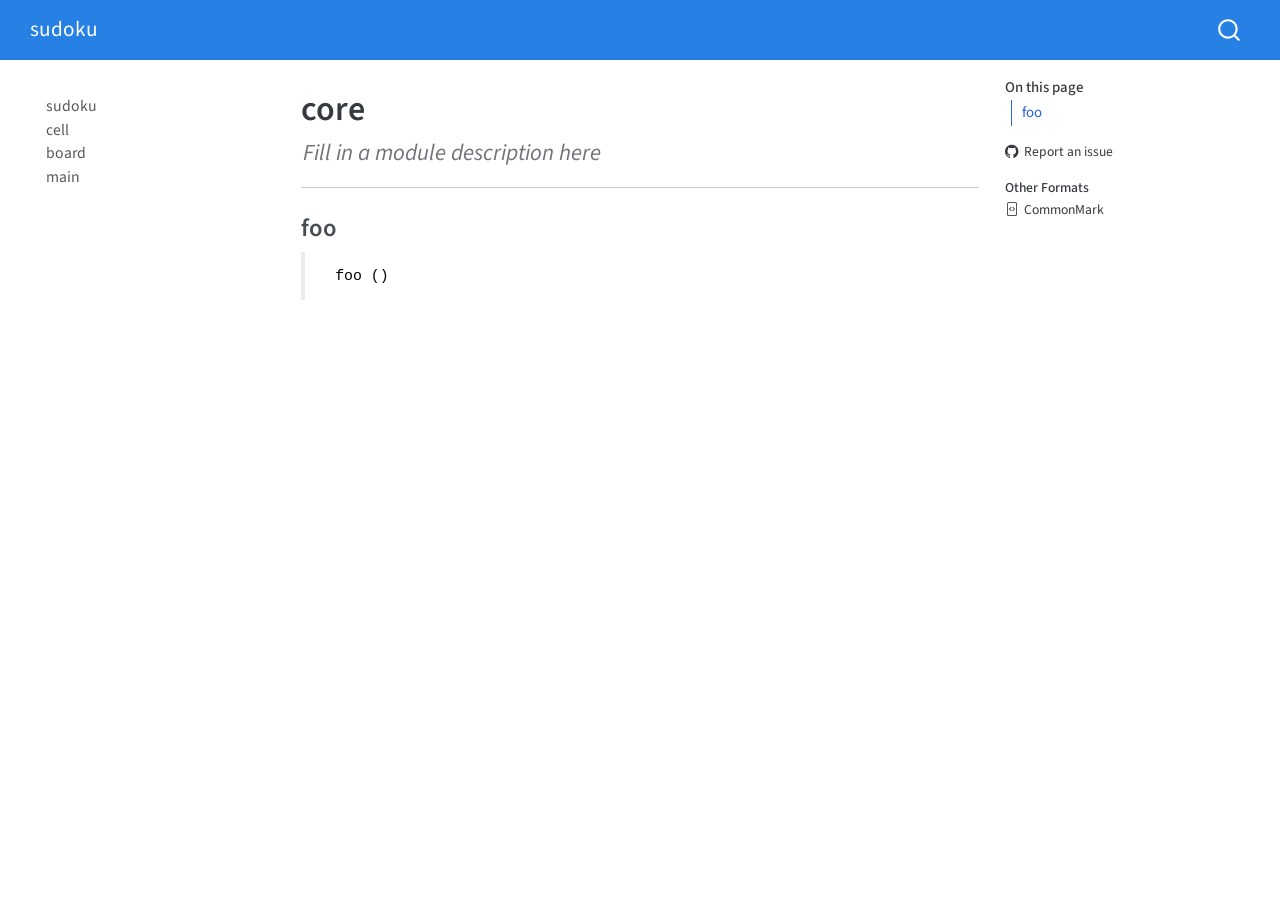
<file: _proc/_docs/core.html>
<!DOCTYPE html>
<html xmlns="http://www.w3.org/1999/xhtml" lang="en" xml:lang="en"><head>

<meta charset="utf-8">
<meta name="generator" content="quarto-1.8.26">

<meta name="viewport" content="width=device-width, initial-scale=1.0, user-scalable=yes">

<meta name="description" content="Fill in a module description here">

<title>core – sudoku</title>
<style>
code{white-space: pre-wrap;}
span.smallcaps{font-variant: small-caps;}
div.columns{display: flex; gap: min(4vw, 1.5em);}
div.column{flex: auto; overflow-x: auto;}
div.hanging-indent{margin-left: 1.5em; text-indent: -1.5em;}
ul.task-list{list-style: none;}
ul.task-list li input[type="checkbox"] {
  width: 0.8em;
  margin: 0 0.8em 0.2em -1em; /* quarto-specific, see https://github.com/quarto-dev/quarto-cli/issues/4556 */ 
  vertical-align: middle;
}
</style>


<script src="site_libs/quarto-nav/quarto-nav.js"></script>
<script src="site_libs/quarto-nav/headroom.min.js"></script>
<script src="site_libs/clipboard/clipboard.min.js"></script>
<script src="site_libs/quarto-search/autocomplete.umd.js"></script>
<script src="site_libs/quarto-search/fuse.min.js"></script>
<script src="site_libs/quarto-search/quarto-search.js"></script>
<meta name="quarto:offset" content="./">
<script src="site_libs/quarto-html/quarto.js" type="module"></script>
<script src="site_libs/quarto-html/tabsets/tabsets.js" type="module"></script>
<script src="site_libs/quarto-html/axe/axe-check.js" type="module"></script>
<script src="site_libs/quarto-html/popper.min.js"></script>
<script src="site_libs/quarto-html/tippy.umd.min.js"></script>
<script src="site_libs/quarto-html/anchor.min.js"></script>
<link href="site_libs/quarto-html/tippy.css" rel="stylesheet">
<link href="site_libs/quarto-html/quarto-syntax-highlighting-587c61ba64f3a5504c4d52d930310e48.css" rel="stylesheet" id="quarto-text-highlighting-styles">
<script src="site_libs/bootstrap/bootstrap.min.js"></script>
<link href="site_libs/bootstrap/bootstrap-icons.css" rel="stylesheet">
<link href="site_libs/bootstrap/bootstrap-650a5e24be27cb1f182660b819f04696.min.css" rel="stylesheet" append-hash="true" id="quarto-bootstrap" data-mode="light">
<script id="quarto-search-options" type="application/json">{
  "location": "navbar",
  "copy-button": false,
  "collapse-after": 3,
  "panel-placement": "end",
  "type": "overlay",
  "limit": 50,
  "keyboard-shortcut": [
    "f",
    "/",
    "s"
  ],
  "show-item-context": false,
  "language": {
    "search-no-results-text": "No results",
    "search-matching-documents-text": "matching documents",
    "search-copy-link-title": "Copy link to search",
    "search-hide-matches-text": "Hide additional matches",
    "search-more-match-text": "more match in this document",
    "search-more-matches-text": "more matches in this document",
    "search-clear-button-title": "Clear",
    "search-text-placeholder": "",
    "search-detached-cancel-button-title": "Cancel",
    "search-submit-button-title": "Submit",
    "search-label": "Search"
  }
}</script>


<link rel="stylesheet" href="styles.css">
<meta property="og:title" content="core – sudoku">
<meta property="og:description" content="Fill in a module description here">
<meta property="og:site_name" content="sudoku">
<meta name="twitter:title" content="core – sudoku">
<meta name="twitter:description" content="Fill in a module description here">
<meta name="twitter:card" content="summary">
</head>

<body class="nav-sidebar floating nav-fixed quarto-light">

<div id="quarto-search-results"></div>
  <header id="quarto-header" class="headroom fixed-top">
    <nav class="navbar navbar-expand-lg " data-bs-theme="dark">
      <div class="navbar-container container-fluid">
      <div class="navbar-brand-container mx-auto">
    <a class="navbar-brand" href="./index.html">
    <span class="navbar-title">sudoku</span>
    </a>
  </div>
        <div class="quarto-navbar-tools tools-end">
</div>
          <div id="quarto-search" class="" title="Search"></div>
      </div> <!-- /container-fluid -->
    </nav>
  <nav class="quarto-secondary-nav">
    <div class="container-fluid d-flex">
      <button type="button" class="quarto-btn-toggle btn" data-bs-toggle="collapse" role="button" data-bs-target=".quarto-sidebar-collapse-item" aria-controls="quarto-sidebar" aria-expanded="false" aria-label="Toggle sidebar navigation" onclick="if (window.quartoToggleHeadroom) { window.quartoToggleHeadroom(); }">
        <i class="bi bi-layout-text-sidebar-reverse"></i>
      </button>
        <nav class="quarto-page-breadcrumbs" aria-label="breadcrumb"><ol class="breadcrumb"><li class="breadcrumb-item">core</li></ol></nav>
        <a class="flex-grow-1" role="navigation" data-bs-toggle="collapse" data-bs-target=".quarto-sidebar-collapse-item" aria-controls="quarto-sidebar" aria-expanded="false" aria-label="Toggle sidebar navigation" onclick="if (window.quartoToggleHeadroom) { window.quartoToggleHeadroom(); }">      
        </a>
    </div>
  </nav>
</header>
<!-- content -->
<div id="quarto-content" class="quarto-container page-columns page-rows-contents page-layout-article page-navbar">
<!-- sidebar -->
  <nav id="quarto-sidebar" class="sidebar collapse collapse-horizontal quarto-sidebar-collapse-item sidebar-navigation floating overflow-auto">
    <div class="sidebar-menu-container"> 
    <ul class="list-unstyled mt-1">
        <li class="sidebar-item">
  <div class="sidebar-item-container"> 
  <a href="./index.html" class="sidebar-item-text sidebar-link">
 <span class="menu-text">sudoku</span></a>
  </div>
</li>
        <li class="sidebar-item">
  <div class="sidebar-item-container"> 
  <a href="./cell.html" class="sidebar-item-text sidebar-link">
 <span class="menu-text">cell</span></a>
  </div>
</li>
        <li class="sidebar-item">
  <div class="sidebar-item-container"> 
  <a href="./board.html" class="sidebar-item-text sidebar-link">
 <span class="menu-text">board</span></a>
  </div>
</li>
        <li class="sidebar-item">
  <div class="sidebar-item-container"> 
  <a href="./main.html" class="sidebar-item-text sidebar-link">
 <span class="menu-text">main</span></a>
  </div>
</li>
    </ul>
    </div>
</nav>
<div id="quarto-sidebar-glass" class="quarto-sidebar-collapse-item" data-bs-toggle="collapse" data-bs-target=".quarto-sidebar-collapse-item"></div>
<!-- margin-sidebar -->
    <div id="quarto-margin-sidebar" class="sidebar margin-sidebar">
        <nav id="TOC" role="doc-toc" class="toc-active">
    <h2 id="toc-title">On this page</h2>
   
  <ul>
  <li><a href="#foo" id="toc-foo" class="nav-link active" data-scroll-target="#foo">foo</a></li>
  </ul>
<div class="toc-actions"><ul><li><a href="https://github.com/emagri/sudoku/issues/new" class="toc-action"><i class="bi bi-github"></i>Report an issue</a></li></ul></div><div class="quarto-alternate-formats"><h2>Other Formats</h2><ul><li><a href="core.html.md"><i class="bi bi-file-code"></i>CommonMark</a></li></ul></div></nav>
    </div>
<!-- main -->
<main class="content" id="quarto-document-content">

<header id="title-block-header" class="quarto-title-block default">
<div class="quarto-title">
<h1 class="title">core</h1>
</div>

<div>
  <div class="description">
    Fill in a module description here
  </div>
</div>


<div class="quarto-title-meta">

    
  
    
  </div>
  


</header>


<!-- WARNING: THIS FILE WAS AUTOGENERATED! DO NOT EDIT! -->
<hr>
<section id="foo" class="level3">
<h3 class="anchored" data-anchor-id="foo">foo</h3>
<blockquote class="blockquote">
<pre><code> foo ()</code></pre>
</blockquote>


</section>

</main> <!-- /main -->
<script id="quarto-html-after-body" type="application/javascript">
  window.document.addEventListener("DOMContentLoaded", function (event) {
    const icon = "";
    const anchorJS = new window.AnchorJS();
    anchorJS.options = {
      placement: 'right',
      icon: icon
    };
    anchorJS.add('.anchored');
    const isCodeAnnotation = (el) => {
      for (const clz of el.classList) {
        if (clz.startsWith('code-annotation-')) {                     
          return true;
        }
      }
      return false;
    }
    const onCopySuccess = function(e) {
      // button target
      const button = e.trigger;
      // don't keep focus
      button.blur();
      // flash "checked"
      button.classList.add('code-copy-button-checked');
      var currentTitle = button.getAttribute("title");
      button.setAttribute("title", "Copied!");
      let tooltip;
      if (window.bootstrap) {
        button.setAttribute("data-bs-toggle", "tooltip");
        button.setAttribute("data-bs-placement", "left");
        button.setAttribute("data-bs-title", "Copied!");
        tooltip = new bootstrap.Tooltip(button, 
          { trigger: "manual", 
            customClass: "code-copy-button-tooltip",
            offset: [0, -8]});
        tooltip.show();    
      }
      setTimeout(function() {
        if (tooltip) {
          tooltip.hide();
          button.removeAttribute("data-bs-title");
          button.removeAttribute("data-bs-toggle");
          button.removeAttribute("data-bs-placement");
        }
        button.setAttribute("title", currentTitle);
        button.classList.remove('code-copy-button-checked');
      }, 1000);
      // clear code selection
      e.clearSelection();
    }
    const getTextToCopy = function(trigger) {
      const outerScaffold = trigger.parentElement.cloneNode(true);
      const codeEl = outerScaffold.querySelector('code');
      for (const childEl of codeEl.children) {
        if (isCodeAnnotation(childEl)) {
          childEl.remove();
        }
      }
      return codeEl.innerText;
    }
    const clipboard = new window.ClipboardJS('.code-copy-button:not([data-in-quarto-modal])', {
      text: getTextToCopy
    });
    clipboard.on('success', onCopySuccess);
    if (window.document.getElementById('quarto-embedded-source-code-modal')) {
      const clipboardModal = new window.ClipboardJS('.code-copy-button[data-in-quarto-modal]', {
        text: getTextToCopy,
        container: window.document.getElementById('quarto-embedded-source-code-modal')
      });
      clipboardModal.on('success', onCopySuccess);
    }
      var localhostRegex = new RegExp(/^(?:http|https):\/\/localhost\:?[0-9]*\//);
      var mailtoRegex = new RegExp(/^mailto:/);
        var filterRegex = new RegExp("https:\/\/emagri\.github\.io\/sudoku");
      var isInternal = (href) => {
          return filterRegex.test(href) || localhostRegex.test(href) || mailtoRegex.test(href);
      }
      // Inspect non-navigation links and adorn them if external
     var links = window.document.querySelectorAll('a[href]:not(.nav-link):not(.navbar-brand):not(.toc-action):not(.sidebar-link):not(.sidebar-item-toggle):not(.pagination-link):not(.no-external):not([aria-hidden]):not(.dropdown-item):not(.quarto-navigation-tool):not(.about-link)');
      for (var i=0; i<links.length; i++) {
        const link = links[i];
        if (!isInternal(link.href)) {
          // undo the damage that might have been done by quarto-nav.js in the case of
          // links that we want to consider external
          if (link.dataset.originalHref !== undefined) {
            link.href = link.dataset.originalHref;
          }
        }
      }
    function tippyHover(el, contentFn, onTriggerFn, onUntriggerFn) {
      const config = {
        allowHTML: true,
        maxWidth: 500,
        delay: 100,
        arrow: false,
        appendTo: function(el) {
            return el.parentElement;
        },
        interactive: true,
        interactiveBorder: 10,
        theme: 'quarto',
        placement: 'bottom-start',
      };
      if (contentFn) {
        config.content = contentFn;
      }
      if (onTriggerFn) {
        config.onTrigger = onTriggerFn;
      }
      if (onUntriggerFn) {
        config.onUntrigger = onUntriggerFn;
      }
      window.tippy(el, config); 
    }
    const noterefs = window.document.querySelectorAll('a[role="doc-noteref"]');
    for (var i=0; i<noterefs.length; i++) {
      const ref = noterefs[i];
      tippyHover(ref, function() {
        // use id or data attribute instead here
        let href = ref.getAttribute('data-footnote-href') || ref.getAttribute('href');
        try { href = new URL(href).hash; } catch {}
        const id = href.replace(/^#\/?/, "");
        const note = window.document.getElementById(id);
        if (note) {
          return note.innerHTML;
        } else {
          return "";
        }
      });
    }
    const xrefs = window.document.querySelectorAll('a.quarto-xref');
    const processXRef = (id, note) => {
      // Strip column container classes
      const stripColumnClz = (el) => {
        el.classList.remove("page-full", "page-columns");
        if (el.children) {
          for (const child of el.children) {
            stripColumnClz(child);
          }
        }
      }
      stripColumnClz(note)
      if (id === null || id.startsWith('sec-')) {
        // Special case sections, only their first couple elements
        const container = document.createElement("div");
        if (note.children && note.children.length > 2) {
          container.appendChild(note.children[0].cloneNode(true));
          for (let i = 1; i < note.children.length; i++) {
            const child = note.children[i];
            if (child.tagName === "P" && child.innerText === "") {
              continue;
            } else {
              container.appendChild(child.cloneNode(true));
              break;
            }
          }
          if (window.Quarto?.typesetMath) {
            window.Quarto.typesetMath(container);
          }
          return container.innerHTML
        } else {
          if (window.Quarto?.typesetMath) {
            window.Quarto.typesetMath(note);
          }
          return note.innerHTML;
        }
      } else {
        // Remove any anchor links if they are present
        const anchorLink = note.querySelector('a.anchorjs-link');
        if (anchorLink) {
          anchorLink.remove();
        }
        if (window.Quarto?.typesetMath) {
          window.Quarto.typesetMath(note);
        }
        if (note.classList.contains("callout")) {
          return note.outerHTML;
        } else {
          return note.innerHTML;
        }
      }
    }
    for (var i=0; i<xrefs.length; i++) {
      const xref = xrefs[i];
      tippyHover(xref, undefined, function(instance) {
        instance.disable();
        let url = xref.getAttribute('href');
        let hash = undefined; 
        if (url.startsWith('#')) {
          hash = url;
        } else {
          try { hash = new URL(url).hash; } catch {}
        }
        if (hash) {
          const id = hash.replace(/^#\/?/, "");
          const note = window.document.getElementById(id);
          if (note !== null) {
            try {
              const html = processXRef(id, note.cloneNode(true));
              instance.setContent(html);
            } finally {
              instance.enable();
              instance.show();
            }
          } else {
            // See if we can fetch this
            fetch(url.split('#')[0])
            .then(res => res.text())
            .then(html => {
              const parser = new DOMParser();
              const htmlDoc = parser.parseFromString(html, "text/html");
              const note = htmlDoc.getElementById(id);
              if (note !== null) {
                const html = processXRef(id, note);
                instance.setContent(html);
              } 
            }).finally(() => {
              instance.enable();
              instance.show();
            });
          }
        } else {
          // See if we can fetch a full url (with no hash to target)
          // This is a special case and we should probably do some content thinning / targeting
          fetch(url)
          .then(res => res.text())
          .then(html => {
            const parser = new DOMParser();
            const htmlDoc = parser.parseFromString(html, "text/html");
            const note = htmlDoc.querySelector('main.content');
            if (note !== null) {
              // This should only happen for chapter cross references
              // (since there is no id in the URL)
              // remove the first header
              if (note.children.length > 0 && note.children[0].tagName === "HEADER") {
                note.children[0].remove();
              }
              const html = processXRef(null, note);
              instance.setContent(html);
            } 
          }).finally(() => {
            instance.enable();
            instance.show();
          });
        }
      }, function(instance) {
      });
    }
        let selectedAnnoteEl;
        const selectorForAnnotation = ( cell, annotation) => {
          let cellAttr = 'data-code-cell="' + cell + '"';
          let lineAttr = 'data-code-annotation="' +  annotation + '"';
          const selector = 'span[' + cellAttr + '][' + lineAttr + ']';
          return selector;
        }
        const selectCodeLines = (annoteEl) => {
          const doc = window.document;
          const targetCell = annoteEl.getAttribute("data-target-cell");
          const targetAnnotation = annoteEl.getAttribute("data-target-annotation");
          const annoteSpan = window.document.querySelector(selectorForAnnotation(targetCell, targetAnnotation));
          const lines = annoteSpan.getAttribute("data-code-lines").split(",");
          const lineIds = lines.map((line) => {
            return targetCell + "-" + line;
          })
          let top = null;
          let height = null;
          let parent = null;
          if (lineIds.length > 0) {
              //compute the position of the single el (top and bottom and make a div)
              const el = window.document.getElementById(lineIds[0]);
              top = el.offsetTop;
              height = el.offsetHeight;
              parent = el.parentElement.parentElement;
            if (lineIds.length > 1) {
              const lastEl = window.document.getElementById(lineIds[lineIds.length - 1]);
              const bottom = lastEl.offsetTop + lastEl.offsetHeight;
              height = bottom - top;
            }
            if (top !== null && height !== null && parent !== null) {
              // cook up a div (if necessary) and position it 
              let div = window.document.getElementById("code-annotation-line-highlight");
              if (div === null) {
                div = window.document.createElement("div");
                div.setAttribute("id", "code-annotation-line-highlight");
                div.style.position = 'absolute';
                parent.appendChild(div);
              }
              div.style.top = top - 2 + "px";
              div.style.height = height + 4 + "px";
              div.style.left = 0;
              let gutterDiv = window.document.getElementById("code-annotation-line-highlight-gutter");
              if (gutterDiv === null) {
                gutterDiv = window.document.createElement("div");
                gutterDiv.setAttribute("id", "code-annotation-line-highlight-gutter");
                gutterDiv.style.position = 'absolute';
                const codeCell = window.document.getElementById(targetCell);
                const gutter = codeCell.querySelector('.code-annotation-gutter');
                gutter.appendChild(gutterDiv);
              }
              gutterDiv.style.top = top - 2 + "px";
              gutterDiv.style.height = height + 4 + "px";
            }
            selectedAnnoteEl = annoteEl;
          }
        };
        const unselectCodeLines = () => {
          const elementsIds = ["code-annotation-line-highlight", "code-annotation-line-highlight-gutter"];
          elementsIds.forEach((elId) => {
            const div = window.document.getElementById(elId);
            if (div) {
              div.remove();
            }
          });
          selectedAnnoteEl = undefined;
        };
          // Handle positioning of the toggle
      window.addEventListener(
        "resize",
        throttle(() => {
          elRect = undefined;
          if (selectedAnnoteEl) {
            selectCodeLines(selectedAnnoteEl);
          }
        }, 10)
      );
      function throttle(fn, ms) {
      let throttle = false;
      let timer;
        return (...args) => {
          if(!throttle) { // first call gets through
              fn.apply(this, args);
              throttle = true;
          } else { // all the others get throttled
              if(timer) clearTimeout(timer); // cancel #2
              timer = setTimeout(() => {
                fn.apply(this, args);
                timer = throttle = false;
              }, ms);
          }
        };
      }
        // Attach click handler to the DT
        const annoteDls = window.document.querySelectorAll('dt[data-target-cell]');
        for (const annoteDlNode of annoteDls) {
          annoteDlNode.addEventListener('click', (event) => {
            const clickedEl = event.target;
            if (clickedEl !== selectedAnnoteEl) {
              unselectCodeLines();
              const activeEl = window.document.querySelector('dt[data-target-cell].code-annotation-active');
              if (activeEl) {
                activeEl.classList.remove('code-annotation-active');
              }
              selectCodeLines(clickedEl);
              clickedEl.classList.add('code-annotation-active');
            } else {
              // Unselect the line
              unselectCodeLines();
              clickedEl.classList.remove('code-annotation-active');
            }
          });
        }
    const findCites = (el) => {
      const parentEl = el.parentElement;
      if (parentEl) {
        const cites = parentEl.dataset.cites;
        if (cites) {
          return {
            el,
            cites: cites.split(' ')
          };
        } else {
          return findCites(el.parentElement)
        }
      } else {
        return undefined;
      }
    };
    var bibliorefs = window.document.querySelectorAll('a[role="doc-biblioref"]');
    for (var i=0; i<bibliorefs.length; i++) {
      const ref = bibliorefs[i];
      const citeInfo = findCites(ref);
      if (citeInfo) {
        tippyHover(citeInfo.el, function() {
          var popup = window.document.createElement('div');
          citeInfo.cites.forEach(function(cite) {
            var citeDiv = window.document.createElement('div');
            citeDiv.classList.add('hanging-indent');
            citeDiv.classList.add('csl-entry');
            var biblioDiv = window.document.getElementById('ref-' + cite);
            if (biblioDiv) {
              citeDiv.innerHTML = biblioDiv.innerHTML;
            }
            popup.appendChild(citeDiv);
          });
          return popup.innerHTML;
        });
      }
    }
  });
  </script>
</div> <!-- /content -->




<footer class="footer"><div class="nav-footer"><div class="nav-footer-center"><div class="toc-actions d-sm-block d-md-none"><ul><li><a href="https://github.com/emagri/sudoku/issues/new" class="toc-action"><i class="bi bi-github"></i>Report an issue</a></li></ul></div></div></div></footer></body></html>
</file>
<file: _docs/site_libs/quarto-html/tippy.css>
.tippy-box[data-animation=fade][data-state=hidden]{opacity:0}[data-tippy-root]{max-width:calc(100vw - 10px)}.tippy-box{position:relative;background-color:#333;color:#fff;border-radius:4px;font-size:14px;line-height:1.4;white-space:normal;outline:0;transition-property:transform,visibility,opacity}.tippy-box[data-placement^=top]>.tippy-arrow{bottom:0}.tippy-box[data-placement^=top]>.tippy-arrow:before{bottom:-7px;left:0;border-width:8px 8px 0;border-top-color:initial;transform-origin:center top}.tippy-box[data-placement^=bottom]>.tippy-arrow{top:0}.tippy-box[data-placement^=bottom]>.tippy-arrow:before{top:-7px;left:0;border-width:0 8px 8px;border-bottom-color:initial;transform-origin:center bottom}.tippy-box[data-placement^=left]>.tippy-arrow{right:0}.tippy-box[data-placement^=left]>.tippy-arrow:before{border-width:8px 0 8px 8px;border-left-color:initial;right:-7px;transform-origin:center left}.tippy-box[data-placement^=right]>.tippy-arrow{left:0}.tippy-box[data-placement^=right]>.tippy-arrow:before{left:-7px;border-width:8px 8px 8px 0;border-right-color:initial;transform-origin:center right}.tippy-box[data-inertia][data-state=visible]{transition-timing-function:cubic-bezier(.54,1.5,.38,1.11)}.tippy-arrow{width:16px;height:16px;color:#333}.tippy-arrow:before{content:"";position:absolute;border-color:transparent;border-style:solid}.tippy-content{position:relative;padding:5px 9px;z-index:1}
</file>
<file: _docs/site_libs/quarto-html/quarto-syntax-highlighting-587c61ba64f3a5504c4d52d930310e48.css>
/* quarto syntax highlight colors */
:root {
  --quarto-hl-ot-color: #003B4F;
  --quarto-hl-at-color: #657422;
  --quarto-hl-ss-color: #20794D;
  --quarto-hl-an-color: #5E5E5E;
  --quarto-hl-fu-color: #4758AB;
  --quarto-hl-st-color: #20794D;
  --quarto-hl-cf-color: #003B4F;
  --quarto-hl-op-color: #5E5E5E;
  --quarto-hl-er-color: #AD0000;
  --quarto-hl-bn-color: #AD0000;
  --quarto-hl-al-color: #AD0000;
  --quarto-hl-va-color: #111111;
  --quarto-hl-bu-color: inherit;
  --quarto-hl-ex-color: inherit;
  --quarto-hl-pp-color: #AD0000;
  --quarto-hl-in-color: #5E5E5E;
  --quarto-hl-vs-color: #20794D;
  --quarto-hl-wa-color: #5E5E5E;
  --quarto-hl-do-color: #5E5E5E;
  --quarto-hl-im-color: #00769E;
  --quarto-hl-ch-color: #20794D;
  --quarto-hl-dt-color: #AD0000;
  --quarto-hl-fl-color: #AD0000;
  --quarto-hl-co-color: #5E5E5E;
  --quarto-hl-cv-color: #5E5E5E;
  --quarto-hl-cn-color: #8f5902;
  --quarto-hl-sc-color: #5E5E5E;
  --quarto-hl-dv-color: #AD0000;
  --quarto-hl-kw-color: #003B4F;
}

/* other quarto variables */
:root {
  --quarto-font-monospace: SFMono-Regular, Menlo, Monaco, Consolas, "Liberation Mono", "Courier New", monospace;
}

/* syntax highlight based on Pandoc's rules */
pre > code.sourceCode > span {
  color: #003B4F;
}

code.sourceCode > span {
  color: #003B4F;
}

div.sourceCode,
div.sourceCode pre.sourceCode {
  color: #003B4F;
}

/* Normal */
code span {
  color: #003B4F;
}

/* Alert */
code span.al {
  color: #AD0000;
  font-style: inherit;
}

/* Annotation */
code span.an {
  color: #5E5E5E;
  font-style: inherit;
}

/* Attribute */
code span.at {
  color: #657422;
  font-style: inherit;
}

/* BaseN */
code span.bn {
  color: #AD0000;
  font-style: inherit;
}

/* BuiltIn */
code span.bu {
  font-style: inherit;
}

/* ControlFlow */
code span.cf {
  color: #003B4F;
  font-weight: bold;
  font-style: inherit;
}

/* Char */
code span.ch {
  color: #20794D;
  font-style: inherit;
}

/* Constant */
code span.cn {
  color: #8f5902;
  font-style: inherit;
}

/* Comment */
code span.co {
  color: #5E5E5E;
  font-style: inherit;
}

/* CommentVar */
code span.cv {
  color: #5E5E5E;
  font-style: italic;
}

/* Documentation */
code span.do {
  color: #5E5E5E;
  font-style: italic;
}

/* DataType */
code span.dt {
  color: #AD0000;
  font-style: inherit;
}

/* DecVal */
code span.dv {
  color: #AD0000;
  font-style: inherit;
}

/* Error */
code span.er {
  color: #AD0000;
  font-style: inherit;
}

/* Extension */
code span.ex {
  font-style: inherit;
}

/* Float */
code span.fl {
  color: #AD0000;
  font-style: inherit;
}

/* Function */
code span.fu {
  color: #4758AB;
  font-style: inherit;
}

/* Import */
code span.im {
  color: #00769E;
  font-style: inherit;
}

/* Information */
code span.in {
  color: #5E5E5E;
  font-style: inherit;
}

/* Keyword */
code span.kw {
  color: #003B4F;
  font-weight: bold;
  font-style: inherit;
}

/* Operator */
code span.op {
  color: #5E5E5E;
  font-style: inherit;
}

/* Other */
code span.ot {
  color: #003B4F;
  font-style: inherit;
}

/* Preprocessor */
code span.pp {
  color: #AD0000;
  font-style: inherit;
}

/* SpecialChar */
code span.sc {
  color: #5E5E5E;
  font-style: inherit;
}

/* SpecialString */
code span.ss {
  color: #20794D;
  font-style: inherit;
}

/* String */
code span.st {
  color: #20794D;
  font-style: inherit;
}

/* Variable */
code span.va {
  color: #111111;
  font-style: inherit;
}

/* VerbatimString */
code span.vs {
  color: #20794D;
  font-style: inherit;
}

/* Warning */
code span.wa {
  color: #5E5E5E;
  font-style: italic;
}

.prevent-inlining {
  content: "</";
}

/*# sourceMappingURL=2dce1cc6c82594539e1579de68416b47.css.map */
</file>
<file: _docs/styles.css>
.cell {
  margin-bottom: 1rem;
}

.cell > .sourceCode {
  margin-bottom: 0;
}

.cell-output > pre {
  margin-bottom: 0;
}

.cell-output > pre, .cell-output > .sourceCode > pre, .cell-output-stdout > pre {
  margin-left: 0.8rem;
  margin-top: 0;
  background: none;
  border-left: 2px solid lightsalmon;
  border-top-left-radius: 0;
  border-top-right-radius: 0;
}

.cell-output > .sourceCode {
  border: none;
}

.cell-output > .sourceCode {
  background: none;
  margin-top: 0;
}

div.description {
  padding-left: 2px;
  padding-top: 5px;
  font-style: italic;
  font-size: 135%;
  opacity: 70%;
}
</file>
<file: docs/site_libs/quarto-html/tippy.css>
.tippy-box[data-animation=fade][data-state=hidden]{opacity:0}[data-tippy-root]{max-width:calc(100vw - 10px)}.tippy-box{position:relative;background-color:#333;color:#fff;border-radius:4px;font-size:14px;line-height:1.4;white-space:normal;outline:0;transition-property:transform,visibility,opacity}.tippy-box[data-placement^=top]>.tippy-arrow{bottom:0}.tippy-box[data-placement^=top]>.tippy-arrow:before{bottom:-7px;left:0;border-width:8px 8px 0;border-top-color:initial;transform-origin:center top}.tippy-box[data-placement^=bottom]>.tippy-arrow{top:0}.tippy-box[data-placement^=bottom]>.tippy-arrow:before{top:-7px;left:0;border-width:0 8px 8px;border-bottom-color:initial;transform-origin:center bottom}.tippy-box[data-placement^=left]>.tippy-arrow{right:0}.tippy-box[data-placement^=left]>.tippy-arrow:before{border-width:8px 0 8px 8px;border-left-color:initial;right:-7px;transform-origin:center left}.tippy-box[data-placement^=right]>.tippy-arrow{left:0}.tippy-box[data-placement^=right]>.tippy-arrow:before{left:-7px;border-width:8px 8px 8px 0;border-right-color:initial;transform-origin:center right}.tippy-box[data-inertia][data-state=visible]{transition-timing-function:cubic-bezier(.54,1.5,.38,1.11)}.tippy-arrow{width:16px;height:16px;color:#333}.tippy-arrow:before{content:"";position:absolute;border-color:transparent;border-style:solid}.tippy-content{position:relative;padding:5px 9px;z-index:1}
</file>
<file: docs/site_libs/quarto-html/quarto-syntax-highlighting-587c61ba64f3a5504c4d52d930310e48.css>
/* quarto syntax highlight colors */
:root {
  --quarto-hl-ot-color: #003B4F;
  --quarto-hl-at-color: #657422;
  --quarto-hl-ss-color: #20794D;
  --quarto-hl-an-color: #5E5E5E;
  --quarto-hl-fu-color: #4758AB;
  --quarto-hl-st-color: #20794D;
  --quarto-hl-cf-color: #003B4F;
  --quarto-hl-op-color: #5E5E5E;
  --quarto-hl-er-color: #AD0000;
  --quarto-hl-bn-color: #AD0000;
  --quarto-hl-al-color: #AD0000;
  --quarto-hl-va-color: #111111;
  --quarto-hl-bu-color: inherit;
  --quarto-hl-ex-color: inherit;
  --quarto-hl-pp-color: #AD0000;
  --quarto-hl-in-color: #5E5E5E;
  --quarto-hl-vs-color: #20794D;
  --quarto-hl-wa-color: #5E5E5E;
  --quarto-hl-do-color: #5E5E5E;
  --quarto-hl-im-color: #00769E;
  --quarto-hl-ch-color: #20794D;
  --quarto-hl-dt-color: #AD0000;
  --quarto-hl-fl-color: #AD0000;
  --quarto-hl-co-color: #5E5E5E;
  --quarto-hl-cv-color: #5E5E5E;
  --quarto-hl-cn-color: #8f5902;
  --quarto-hl-sc-color: #5E5E5E;
  --quarto-hl-dv-color: #AD0000;
  --quarto-hl-kw-color: #003B4F;
}

/* other quarto variables */
:root {
  --quarto-font-monospace: SFMono-Regular, Menlo, Monaco, Consolas, "Liberation Mono", "Courier New", monospace;
}

/* syntax highlight based on Pandoc's rules */
pre > code.sourceCode > span {
  color: #003B4F;
}

code.sourceCode > span {
  color: #003B4F;
}

div.sourceCode,
div.sourceCode pre.sourceCode {
  color: #003B4F;
}

/* Normal */
code span {
  color: #003B4F;
}

/* Alert */
code span.al {
  color: #AD0000;
  font-style: inherit;
}

/* Annotation */
code span.an {
  color: #5E5E5E;
  font-style: inherit;
}

/* Attribute */
code span.at {
  color: #657422;
  font-style: inherit;
}

/* BaseN */
code span.bn {
  color: #AD0000;
  font-style: inherit;
}

/* BuiltIn */
code span.bu {
  font-style: inherit;
}

/* ControlFlow */
code span.cf {
  color: #003B4F;
  font-weight: bold;
  font-style: inherit;
}

/* Char */
code span.ch {
  color: #20794D;
  font-style: inherit;
}

/* Constant */
code span.cn {
  color: #8f5902;
  font-style: inherit;
}

/* Comment */
code span.co {
  color: #5E5E5E;
  font-style: inherit;
}

/* CommentVar */
code span.cv {
  color: #5E5E5E;
  font-style: italic;
}

/* Documentation */
code span.do {
  color: #5E5E5E;
  font-style: italic;
}

/* DataType */
code span.dt {
  color: #AD0000;
  font-style: inherit;
}

/* DecVal */
code span.dv {
  color: #AD0000;
  font-style: inherit;
}

/* Error */
code span.er {
  color: #AD0000;
  font-style: inherit;
}

/* Extension */
code span.ex {
  font-style: inherit;
}

/* Float */
code span.fl {
  color: #AD0000;
  font-style: inherit;
}

/* Function */
code span.fu {
  color: #4758AB;
  font-style: inherit;
}

/* Import */
code span.im {
  color: #00769E;
  font-style: inherit;
}

/* Information */
code span.in {
  color: #5E5E5E;
  font-style: inherit;
}

/* Keyword */
code span.kw {
  color: #003B4F;
  font-weight: bold;
  font-style: inherit;
}

/* Operator */
code span.op {
  color: #5E5E5E;
  font-style: inherit;
}

/* Other */
code span.ot {
  color: #003B4F;
  font-style: inherit;
}

/* Preprocessor */
code span.pp {
  color: #AD0000;
  font-style: inherit;
}

/* SpecialChar */
code span.sc {
  color: #5E5E5E;
  font-style: inherit;
}

/* SpecialString */
code span.ss {
  color: #20794D;
  font-style: inherit;
}

/* String */
code span.st {
  color: #20794D;
  font-style: inherit;
}

/* Variable */
code span.va {
  color: #111111;
  font-style: inherit;
}

/* VerbatimString */
code span.vs {
  color: #20794D;
  font-style: inherit;
}

/* Warning */
code span.wa {
  color: #5E5E5E;
  font-style: italic;
}

.prevent-inlining {
  content: "</";
}

/*# sourceMappingURL=2dce1cc6c82594539e1579de68416b47.css.map */
</file>
<file: docs/styles.css>
.cell {
  margin-bottom: 1rem;
}

.cell > .sourceCode {
  margin-bottom: 0;
}

.cell-output > pre {
  margin-bottom: 0;
}

.cell-output > pre, .cell-output > .sourceCode > pre, .cell-output-stdout > pre {
  margin-left: 0.8rem;
  margin-top: 0;
  background: none;
  border-left: 2px solid lightsalmon;
  border-top-left-radius: 0;
  border-top-right-radius: 0;
}

.cell-output > .sourceCode {
  border: none;
}

.cell-output > .sourceCode {
  background: none;
  margin-top: 0;
}

div.description {
  padding-left: 2px;
  padding-top: 5px;
  font-style: italic;
  font-size: 135%;
  opacity: 70%;
}
</file>
<file: _proc/_docs/site_libs/quarto-html/tippy.css>
.tippy-box[data-animation=fade][data-state=hidden]{opacity:0}[data-tippy-root]{max-width:calc(100vw - 10px)}.tippy-box{position:relative;background-color:#333;color:#fff;border-radius:4px;font-size:14px;line-height:1.4;white-space:normal;outline:0;transition-property:transform,visibility,opacity}.tippy-box[data-placement^=top]>.tippy-arrow{bottom:0}.tippy-box[data-placement^=top]>.tippy-arrow:before{bottom:-7px;left:0;border-width:8px 8px 0;border-top-color:initial;transform-origin:center top}.tippy-box[data-placement^=bottom]>.tippy-arrow{top:0}.tippy-box[data-placement^=bottom]>.tippy-arrow:before{top:-7px;left:0;border-width:0 8px 8px;border-bottom-color:initial;transform-origin:center bottom}.tippy-box[data-placement^=left]>.tippy-arrow{right:0}.tippy-box[data-placement^=left]>.tippy-arrow:before{border-width:8px 0 8px 8px;border-left-color:initial;right:-7px;transform-origin:center left}.tippy-box[data-placement^=right]>.tippy-arrow{left:0}.tippy-box[data-placement^=right]>.tippy-arrow:before{left:-7px;border-width:8px 8px 8px 0;border-right-color:initial;transform-origin:center right}.tippy-box[data-inertia][data-state=visible]{transition-timing-function:cubic-bezier(.54,1.5,.38,1.11)}.tippy-arrow{width:16px;height:16px;color:#333}.tippy-arrow:before{content:"";position:absolute;border-color:transparent;border-style:solid}.tippy-content{position:relative;padding:5px 9px;z-index:1}
</file>
<file: _proc/_docs/site_libs/quarto-html/quarto-syntax-highlighting-587c61ba64f3a5504c4d52d930310e48.css>
/* quarto syntax highlight colors */
:root {
  --quarto-hl-ot-color: #003B4F;
  --quarto-hl-at-color: #657422;
  --quarto-hl-ss-color: #20794D;
  --quarto-hl-an-color: #5E5E5E;
  --quarto-hl-fu-color: #4758AB;
  --quarto-hl-st-color: #20794D;
  --quarto-hl-cf-color: #003B4F;
  --quarto-hl-op-color: #5E5E5E;
  --quarto-hl-er-color: #AD0000;
  --quarto-hl-bn-color: #AD0000;
  --quarto-hl-al-color: #AD0000;
  --quarto-hl-va-color: #111111;
  --quarto-hl-bu-color: inherit;
  --quarto-hl-ex-color: inherit;
  --quarto-hl-pp-color: #AD0000;
  --quarto-hl-in-color: #5E5E5E;
  --quarto-hl-vs-color: #20794D;
  --quarto-hl-wa-color: #5E5E5E;
  --quarto-hl-do-color: #5E5E5E;
  --quarto-hl-im-color: #00769E;
  --quarto-hl-ch-color: #20794D;
  --quarto-hl-dt-color: #AD0000;
  --quarto-hl-fl-color: #AD0000;
  --quarto-hl-co-color: #5E5E5E;
  --quarto-hl-cv-color: #5E5E5E;
  --quarto-hl-cn-color: #8f5902;
  --quarto-hl-sc-color: #5E5E5E;
  --quarto-hl-dv-color: #AD0000;
  --quarto-hl-kw-color: #003B4F;
}

/* other quarto variables */
:root {
  --quarto-font-monospace: SFMono-Regular, Menlo, Monaco, Consolas, "Liberation Mono", "Courier New", monospace;
}

/* syntax highlight based on Pandoc's rules */
pre > code.sourceCode > span {
  color: #003B4F;
}

code.sourceCode > span {
  color: #003B4F;
}

div.sourceCode,
div.sourceCode pre.sourceCode {
  color: #003B4F;
}

/* Normal */
code span {
  color: #003B4F;
}

/* Alert */
code span.al {
  color: #AD0000;
  font-style: inherit;
}

/* Annotation */
code span.an {
  color: #5E5E5E;
  font-style: inherit;
}

/* Attribute */
code span.at {
  color: #657422;
  font-style: inherit;
}

/* BaseN */
code span.bn {
  color: #AD0000;
  font-style: inherit;
}

/* BuiltIn */
code span.bu {
  font-style: inherit;
}

/* ControlFlow */
code span.cf {
  color: #003B4F;
  font-weight: bold;
  font-style: inherit;
}

/* Char */
code span.ch {
  color: #20794D;
  font-style: inherit;
}

/* Constant */
code span.cn {
  color: #8f5902;
  font-style: inherit;
}

/* Comment */
code span.co {
  color: #5E5E5E;
  font-style: inherit;
}

/* CommentVar */
code span.cv {
  color: #5E5E5E;
  font-style: italic;
}

/* Documentation */
code span.do {
  color: #5E5E5E;
  font-style: italic;
}

/* DataType */
code span.dt {
  color: #AD0000;
  font-style: inherit;
}

/* DecVal */
code span.dv {
  color: #AD0000;
  font-style: inherit;
}

/* Error */
code span.er {
  color: #AD0000;
  font-style: inherit;
}

/* Extension */
code span.ex {
  font-style: inherit;
}

/* Float */
code span.fl {
  color: #AD0000;
  font-style: inherit;
}

/* Function */
code span.fu {
  color: #4758AB;
  font-style: inherit;
}

/* Import */
code span.im {
  color: #00769E;
  font-style: inherit;
}

/* Information */
code span.in {
  color: #5E5E5E;
  font-style: inherit;
}

/* Keyword */
code span.kw {
  color: #003B4F;
  font-weight: bold;
  font-style: inherit;
}

/* Operator */
code span.op {
  color: #5E5E5E;
  font-style: inherit;
}

/* Other */
code span.ot {
  color: #003B4F;
  font-style: inherit;
}

/* Preprocessor */
code span.pp {
  color: #AD0000;
  font-style: inherit;
}

/* SpecialChar */
code span.sc {
  color: #5E5E5E;
  font-style: inherit;
}

/* SpecialString */
code span.ss {
  color: #20794D;
  font-style: inherit;
}

/* String */
code span.st {
  color: #20794D;
  font-style: inherit;
}

/* Variable */
code span.va {
  color: #111111;
  font-style: inherit;
}

/* VerbatimString */
code span.vs {
  color: #20794D;
  font-style: inherit;
}

/* Warning */
code span.wa {
  color: #5E5E5E;
  font-style: italic;
}

.prevent-inlining {
  content: "</";
}

/*# sourceMappingURL=2dce1cc6c82594539e1579de68416b47.css.map */
</file>
<file: _proc/_docs/styles.css>
.cell {
  margin-bottom: 1rem;
}

.cell > .sourceCode {
  margin-bottom: 0;
}

.cell-output > pre {
  margin-bottom: 0;
}

.cell-output > pre, .cell-output > .sourceCode > pre, .cell-output-stdout > pre {
  margin-left: 0.8rem;
  margin-top: 0;
  background: none;
  border-left: 2px solid lightsalmon;
  border-top-left-radius: 0;
  border-top-right-radius: 0;
}

.cell-output > .sourceCode {
  border: none;
}

.cell-output > .sourceCode {
  background: none;
  margin-top: 0;
}

div.description {
  padding-left: 2px;
  padding-top: 5px;
  font-style: italic;
  font-size: 135%;
  opacity: 70%;
}
</file>
